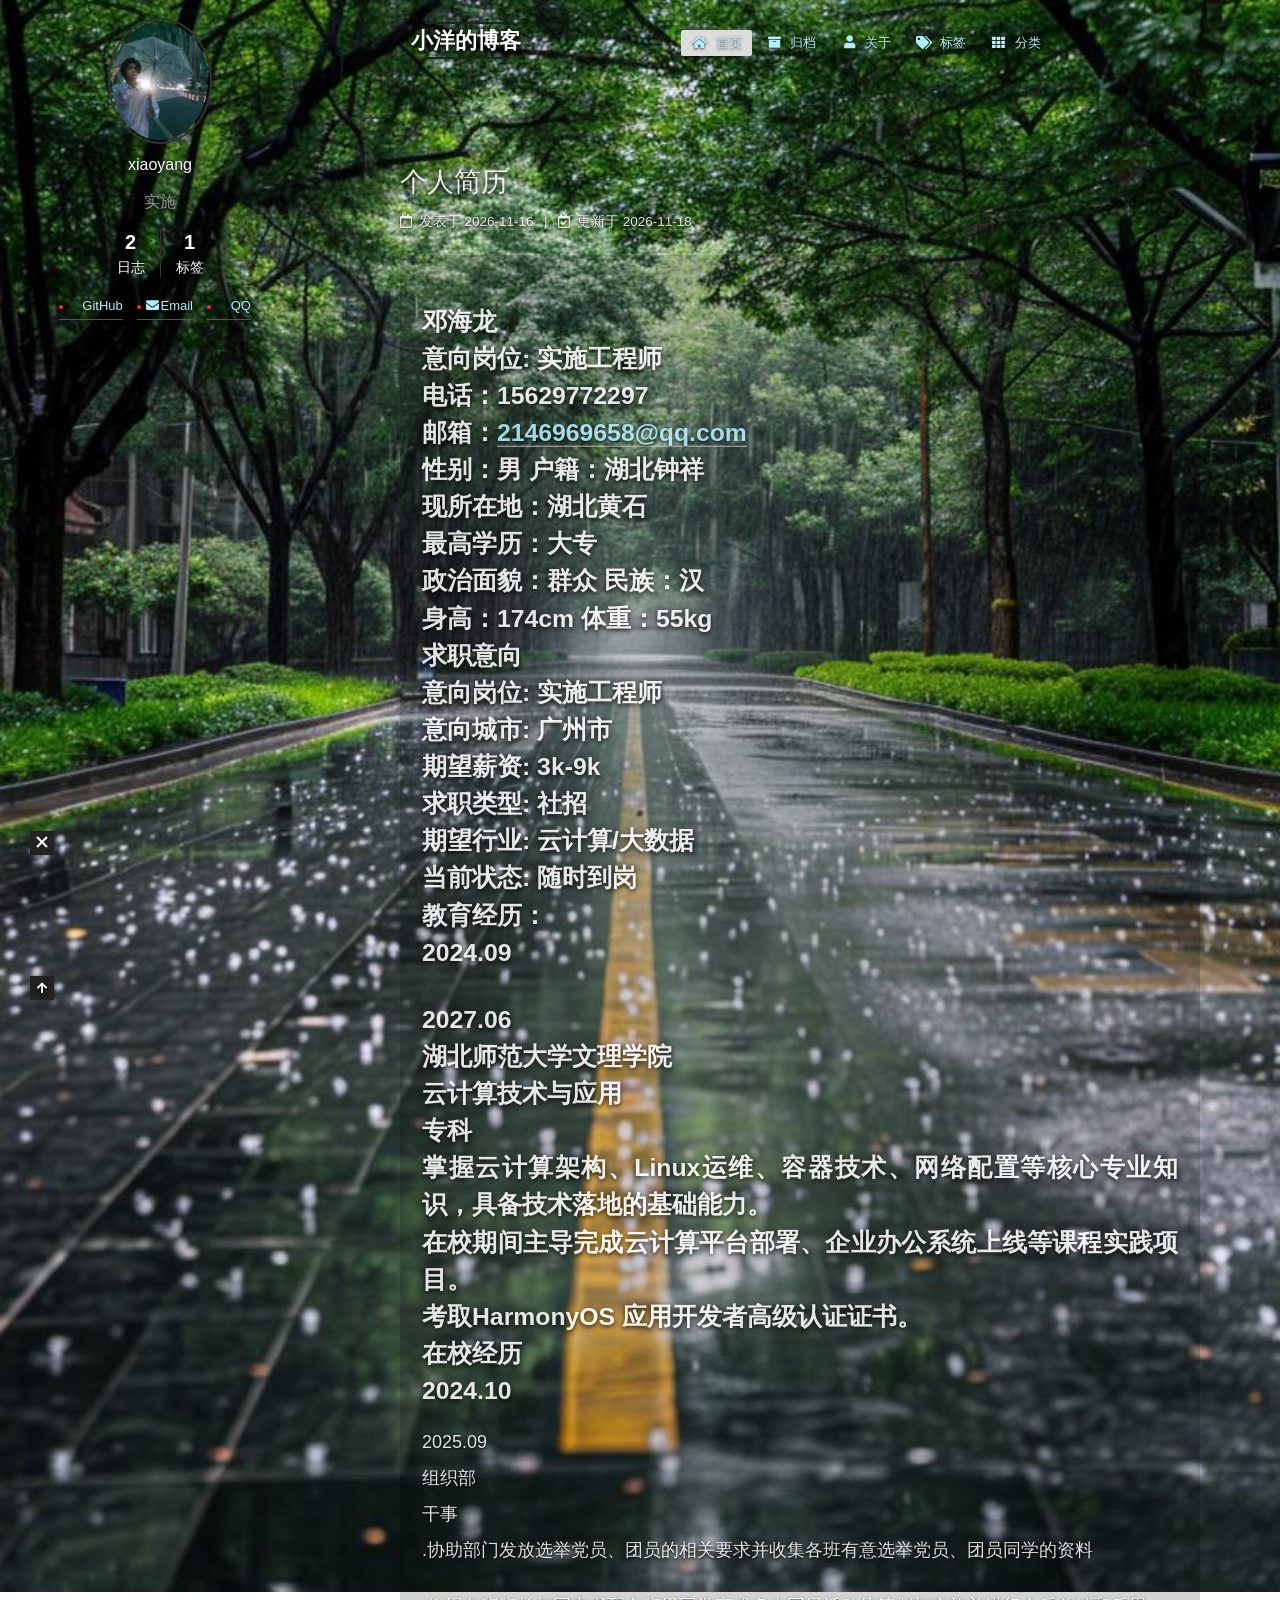
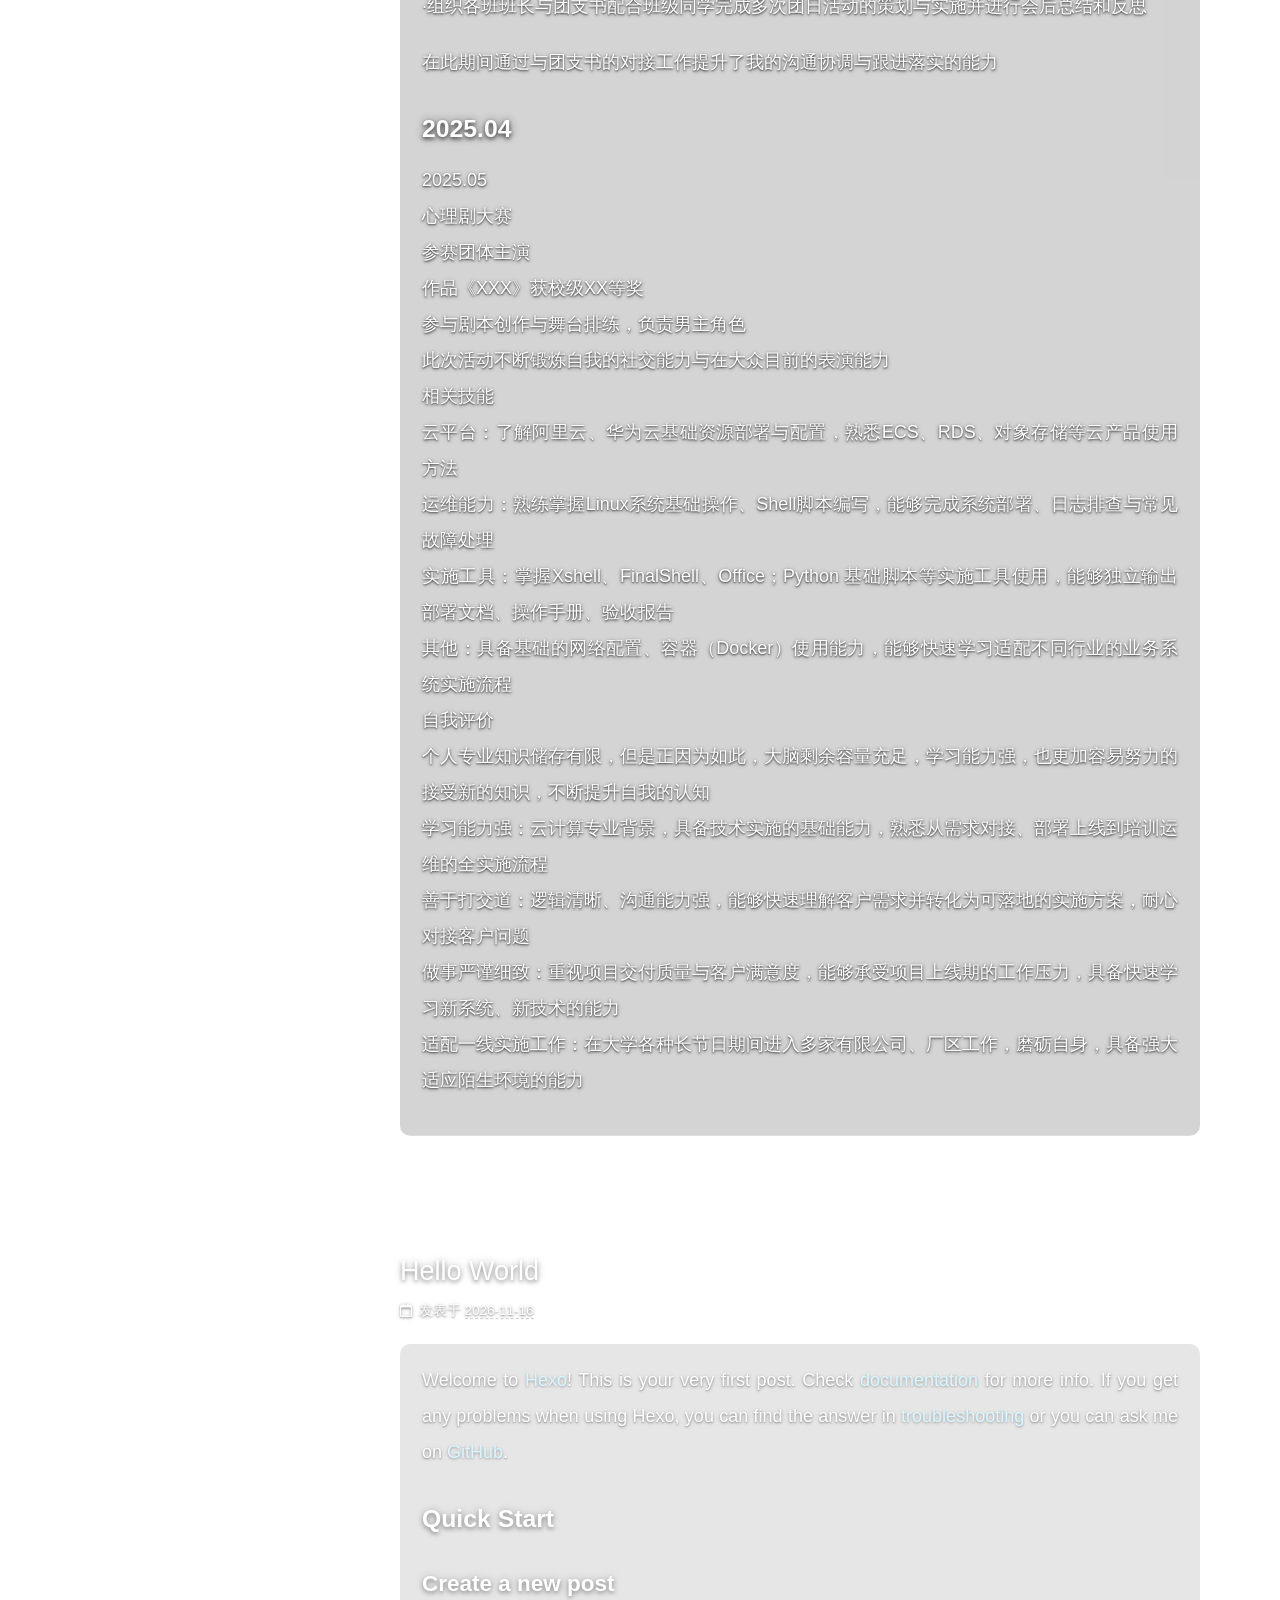
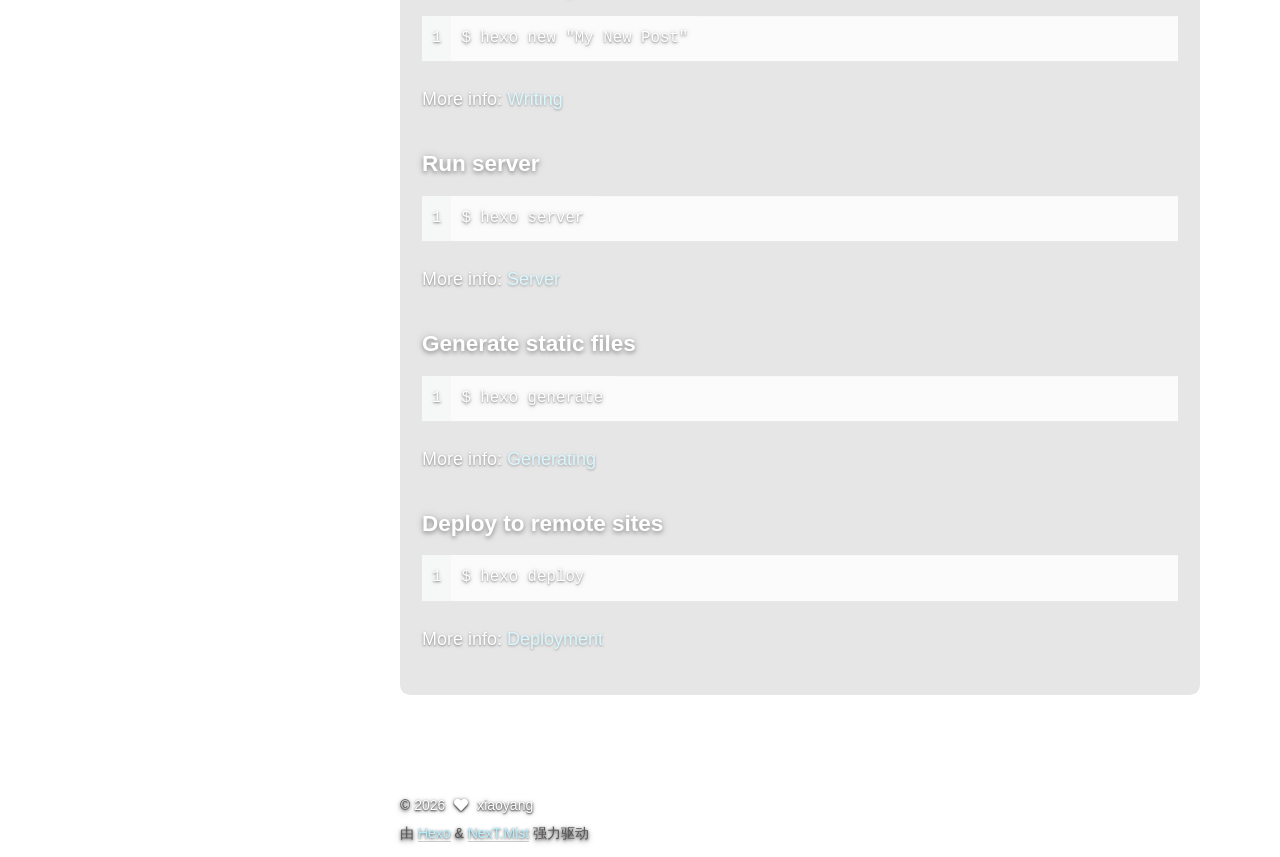
<file: index.html>
<!DOCTYPE html>
<html lang="zh-CN">
<head>
  <meta charset="UTF-8">
<meta name="viewport" content="width=device-width, initial-scale=1, maximum-scale=2">
<meta name="theme-color" content="#222">
<meta name="generator" content="Hexo 7.3.0">
  <link rel="apple-touch-icon" sizes="180x180" href="/images/apple-touch-icon-next.png">
  <link rel="icon" type="image/png" sizes="32x32" href="/images/favicon-32x32-next.png">
  <link rel="icon" type="image/png" sizes="16x16" href="/images/favicon-16x16-next.png">
  <link rel="mask-icon" href="/images/logo.svg" color="#222">

<link rel="stylesheet" href="/css/main.css">


<link rel="stylesheet" href="/lib/font-awesome/css/all.min.css">

<script id="hexo-configurations">
    var NexT = window.NexT || {};
    var CONFIG = {"hostname":"example.com","root":"/","scheme":"Mist","version":"7.8.0","exturl":false,"sidebar":{"position":"left","display":"always","padding":18,"offset":12,"onmobile":false},"copycode":{"enable":false,"show_result":false,"style":null},"back2top":{"enable":true,"sidebar":false,"scrollpercent":false},"bookmark":{"enable":false,"color":"#222","save":"auto"},"fancybox":false,"mediumzoom":false,"lazyload":false,"pangu":false,"comments":{"style":"tabs","active":null,"storage":true,"lazyload":false,"nav":null},"algolia":{"hits":{"per_page":10},"labels":{"input_placeholder":"Search for Posts","hits_empty":"We didn't find any results for the search: ${query}","hits_stats":"${hits} results found in ${time} ms"}},"localsearch":{"enable":false,"trigger":"auto","top_n_per_article":1,"unescape":false,"preload":false},"motion":{"enable":true,"async":false,"transition":{"post_block":"fadeIn","post_header":"slideDownIn","post_body":"slideDownIn","coll_header":"slideLeftIn","sidebar":"slideUpIn"}}};
  </script>

  <meta name="description" content="实施">
<meta property="og:type" content="website">
<meta property="og:title" content="小洋的博客">
<meta property="og:url" content="http://example.com/index.html">
<meta property="og:site_name" content="小洋的博客">
<meta property="og:description" content="实施">
<meta property="og:locale" content="zh_CN">
<meta property="article:author" content="xiaoyang">
<meta property="article:tag" content="云计算,k8">
<meta name="twitter:card" content="summary">

<link rel="canonical" href="http://example.com/">


<script id="page-configurations">
  // https://hexo.io/docs/variables.html
  CONFIG.page = {
    sidebar: "",
    isHome : true,
    isPost : false,
    lang   : 'zh-CN'
  };
</script>

  <title>小洋的博客</title>
  






  <noscript>
  <style>
  .use-motion .brand,
  .use-motion .menu-item,
  .sidebar-inner,
  .use-motion .post-block,
  .use-motion .pagination,
  .use-motion .comments,
  .use-motion .post-header,
  .use-motion .post-body,
  .use-motion .collection-header { opacity: initial; }

  .use-motion .site-title,
  .use-motion .site-subtitle {
    opacity: initial;
    top: initial;
  }

  .use-motion .logo-line-before i { left: initial; }
  .use-motion .logo-line-after i { right: initial; }
  </style>
</noscript>

</head>

<body itemscope itemtype="http://schema.org/WebPage">
  <div class="container use-motion">
    <div class="headband"></div>

    <header class="header" itemscope itemtype="http://schema.org/WPHeader">
      <div class="header-inner"><div class="site-brand-container">
  <div class="site-nav-toggle">
    <div class="toggle" aria-label="切换导航栏">
      <span class="toggle-line toggle-line-first"></span>
      <span class="toggle-line toggle-line-middle"></span>
      <span class="toggle-line toggle-line-last"></span>
    </div>
  </div>

  <div class="site-meta">

    <a href="/" class="brand" rel="start">
      <span class="logo-line-before"><i></i></span>
      <h1 class="site-title">小洋的博客</h1>
      <span class="logo-line-after"><i></i></span>
    </a>
      <p class="site-subtitle" itemprop="description">记录摸索博客的某一天</p>
  </div>

  <div class="site-nav-right">
    <div class="toggle popup-trigger">
    </div>
  </div>
</div>




<nav class="site-nav">
  <ul id="menu" class="main-menu menu">
        <li class="menu-item menu-item-home">

    <a href="/" rel="section"><i class="fa fa-home fa-fw"></i>首页</a>

  </li>
        <li class="menu-item menu-item-archives">

    <a href="/archives/" rel="section"><i class="fa fa-archive fa-fw"></i>归档</a>

  </li>
        <li class="menu-item menu-item-about">

    <a href="/about/" rel="section"><i class="fa fa-user fa-fw"></i>关于</a>

  </li>
        <li class="menu-item menu-item-tags">

    <a href="/tags/" rel="section"><i class="fa fa-tags fa-fw"></i>标签</a>

  </li>
        <li class="menu-item menu-item-categories">

    <a href="/categories/" rel="section"><i class="fa fa-th fa-fw"></i>分类</a>

  </li>
  </ul>
</nav>




</div>
    </header>

    
  <div class="back-to-top">
    <i class="fa fa-arrow-up"></i>
    <span>0%</span>
  </div>


    <main class="main">
      <div class="main-inner">
        <div class="content-wrap">
          

          <div class="content index posts-expand">
            
      
  
  
  <article itemscope itemtype="http://schema.org/Article" class="post-block" lang="zh-CN">
    <link itemprop="mainEntityOfPage" href="http://example.com/2026/11/16/resume/">

    <span hidden itemprop="author" itemscope itemtype="http://schema.org/Person">
      <meta itemprop="image" content="/img/avatar.jpg">
      <meta itemprop="name" content="xiaoyang">
      <meta itemprop="description" content="实施">
    </span>

    <span hidden itemprop="publisher" itemscope itemtype="http://schema.org/Organization">
      <meta itemprop="name" content="小洋的博客">
    </span>
      <header class="post-header">
        <h2 class="post-title" itemprop="name headline">
          
            <a href="/2026/11/16/resume/" class="post-title-link" itemprop="url">个人简历</a>
        </h2>

        <div class="post-meta">
            <span class="post-meta-item">
              <span class="post-meta-item-icon">
                <i class="far fa-calendar"></i>
              </span>
              <span class="post-meta-item-text">发表于</span>

              <time title="创建时间：2026-11-16 16:29:08" itemprop="dateCreated datePublished" datetime="2026-11-16T16:29:08+08:00">2026-11-16</time>
            </span>
              <span class="post-meta-item">
                <span class="post-meta-item-icon">
                  <i class="far fa-calendar-check"></i>
                </span>
                <span class="post-meta-item-text">更新于</span>
                <time title="修改时间：2026-11-18 15:33:26" itemprop="dateModified" datetime="2026-11-18T15:33:26+08:00">2026-11-18</time>
              </span>

          

        </div>
      </header>

    
    
    
    <div class="post-body" itemprop="articleBody">

      
          <h2 id="邓海龙意向岗位-实施工程师电话：15629772297邮箱：-x32-49-x34-x36-x39-54-57-x36-53-x38-64-113-x71-46-99-111-109-性别：男-户籍：湖北钟祥现所在地：湖北黄石最高学历：大专政治面貌：群众-民族：汉身高：174cm-体重：55kg求职意向意向岗位-实施工程师意向城市-广州市期望薪资-3k-9k求职类型-社招期望行业-云计算-大数据当前状态-随时到岗教育经历：2024-09"><a href="#邓海龙意向岗位-实施工程师电话：15629772297邮箱：-x32-49-x34-x36-x39-54-57-x36-53-x38-64-113-x71-46-99-111-109-性别：男-户籍：湖北钟祥现所在地：湖北黄石最高学历：大专政治面貌：群众-民族：汉身高：174cm-体重：55kg求职意向意向岗位-实施工程师意向城市-广州市期望薪资-3k-9k求职类型-社招期望行业-云计算-大数据当前状态-随时到岗教育经历：2024-09" class="headerlink" title="邓海龙意向岗位: 实施工程师电话：15629772297邮箱：&#x32;&#49;&#x34;&#x36;&#x39;&#54;&#57;&#x36;&#53;&#x38;&#64;&#113;&#x71;&#46;&#99;&#111;&#109;性别：男  户籍：湖北钟祥现所在地：湖北黄石最高学历：大专政治面貌：群众 民族：汉身高：174cm 体重：55kg求职意向意向岗位: 实施工程师意向城市: 广州市期望薪资: 3k-9k求职类型: 社招期望行业: 云计算&#x2F;大数据当前状态: 随时到岗教育经历：2024.09"></a>邓海龙<br>意向岗位: 实施工程师<br>电话：15629772297<br>邮箱：<a href="mailto:&#x32;&#49;&#x34;&#x36;&#x39;&#54;&#57;&#x36;&#53;&#x38;&#64;&#113;&#x71;&#46;&#99;&#111;&#109;">&#x32;&#49;&#x34;&#x36;&#x39;&#54;&#57;&#x36;&#53;&#x38;&#64;&#113;&#x71;&#46;&#99;&#111;&#109;</a><br>性别：男  户籍：湖北钟祥<br>现所在地：湖北黄石<br>最高学历：大专<br>政治面貌：群众 民族：汉<br>身高：174cm 体重：55kg<br>求职意向<br>意向岗位: 实施工程师<br>意向城市: 广州市<br>期望薪资: 3k-9k<br>求职类型: 社招<br>期望行业: 云计算&#x2F;大数据<br>当前状态: 随时到岗<br>教育经历：<br>2024.09</h2><h2 id="2027-06湖北师范大学文理学院云计算技术与应用专科掌握云计算架构、Linux运维、容器技术、网络配置等核心专业知识，具备技术落地的基础能力。在校期间主导完成云计算平台部署、企业办公系统上线等课程实践项目。考取HarmonyOS-应用开发者高级认证证书。在校经历2024-10"><a href="#2027-06湖北师范大学文理学院云计算技术与应用专科掌握云计算架构、Linux运维、容器技术、网络配置等核心专业知识，具备技术落地的基础能力。在校期间主导完成云计算平台部署、企业办公系统上线等课程实践项目。考取HarmonyOS-应用开发者高级认证证书。在校经历2024-10" class="headerlink" title="2027.06湖北师范大学文理学院云计算技术与应用专科掌握云计算架构、Linux运维、容器技术、网络配置等核心专业知识，具备技术落地的基础能力。在校期间主导完成云计算平台部署、企业办公系统上线等课程实践项目。考取HarmonyOS 应用开发者高级认证证书。在校经历2024.10"></a>2027.06<br>湖北师范大学文理学院<br>云计算技术与应用<br>专科<br>掌握云计算架构、Linux运维、容器技术、网络配置等核心专业知识，具备技术落地的基础能力。<br>在校期间主导完成云计算平台部署、企业办公系统上线等课程实践项目。<br>考取HarmonyOS 应用开发者高级认证证书。<br>在校经历<br>2024.10</h2><p>2025.09<br>组织部<br>干事<br>.协助部门发放选举党员、团员的相关要求并收集各班有意选举党员、团员同学的资料</p>
<p>·组织各班班长与团支书配合班级同学完成多次团日活动的策划与实施并进行会后总结和反思</p>
<p>在此期间通过与团支书的对接工作提升了我的沟通协调与跟进落实的能力</p>
<h2 id="2025-04"><a href="#2025-04" class="headerlink" title="2025.04"></a>2025.04</h2><p>2025.05<br>心理剧大赛<br>参赛团体主演<br> 作品《XXX》获校级XX等奖<br>参与剧本创作与舞台排练，负责男主角色<br>此次活动不断锻炼自我的社交能力与在大众目前的表演能力<br>相关技能<br>云平台：了解阿里云、华为云基础资源部署与配置，熟悉ECS、RDS、对象存储等云产品使用方法<br>运维能力：熟练掌握Linux系统基础操作、Shell脚本编写，能够完成系统部署、日志排查与常见故障处理<br>实施工具：掌握Xshell、FinalShell、Office；Python 基础脚本等实施工具使用，能够独立输出部署文档、操作手册、验收报告<br>其他：具备基础的网络配置、容器（Docker）使用能力，能够快速学习适配不同行业的业务系统实施流程<br>自我评价<br>个人专业知识储存有限，但是正因为如此，大脑剩余容量充足，学习能力强，也更加容易努力的接受新的知识，不断提升自我的认知<br>学习能力强：云计算专业背景，具备技术实施的基础能力，熟悉从需求对接、部署上线到培训运维的全实施流程<br>善于打交道：逻辑清晰、沟通能力强，能够快速理解客户需求并转化为可落地的实施方案，耐心对接客户问题<br>做事严谨细致：重视项目交付质量与客户满意度，能够承受项目上线期的工作压力，具备快速学习新系统、新技术的能力<br>适配一线实施工作：在大学各种长节日期间进入多家有限公司、厂区工作，磨砺自身，具备强大适应陌生环境的能力</p>

      
    </div>

    
    
    
      <footer class="post-footer">
        <div class="post-eof"></div>
      </footer>
  </article>
  
  
  

      
  
  
  <article itemscope itemtype="http://schema.org/Article" class="post-block" lang="zh-CN">
    <link itemprop="mainEntityOfPage" href="http://example.com/2026/11/16/hello-world/">

    <span hidden itemprop="author" itemscope itemtype="http://schema.org/Person">
      <meta itemprop="image" content="/img/avatar.jpg">
      <meta itemprop="name" content="xiaoyang">
      <meta itemprop="description" content="实施">
    </span>

    <span hidden itemprop="publisher" itemscope itemtype="http://schema.org/Organization">
      <meta itemprop="name" content="小洋的博客">
    </span>
      <header class="post-header">
        <h2 class="post-title" itemprop="name headline">
          
            <a href="/2026/11/16/hello-world/" class="post-title-link" itemprop="url">Hello World</a>
        </h2>

        <div class="post-meta">
            <span class="post-meta-item">
              <span class="post-meta-item-icon">
                <i class="far fa-calendar"></i>
              </span>
              <span class="post-meta-item-text">发表于</span>
              

              <time title="创建时间：2026-11-16 14:57:16 / 修改时间：14:53:29" itemprop="dateCreated datePublished" datetime="2026-11-16T14:57:16+08:00">2026-11-16</time>
            </span>

          

        </div>
      </header>

    
    
    
    <div class="post-body" itemprop="articleBody">

      
          <p>Welcome to <a target="_blank" rel="noopener" href="https://hexo.io/">Hexo</a>! This is your very first post. Check <a target="_blank" rel="noopener" href="https://hexo.io/docs/">documentation</a> for more info. If you get any problems when using Hexo, you can find the answer in <a target="_blank" rel="noopener" href="https://hexo.io/docs/troubleshooting.html">troubleshooting</a> or you can ask me on <a target="_blank" rel="noopener" href="https://github.com/hexojs/hexo/issues">GitHub</a>.</p>
<h2 id="Quick-Start"><a href="#Quick-Start" class="headerlink" title="Quick Start"></a>Quick Start</h2><h3 id="Create-a-new-post"><a href="#Create-a-new-post" class="headerlink" title="Create a new post"></a>Create a new post</h3><figure class="highlight bash"><table><tr><td class="gutter"><pre><span class="line">1</span><br></pre></td><td class="code"><pre><span class="line">$ hexo new <span class="string">&quot;My New Post&quot;</span></span><br></pre></td></tr></table></figure>

<p>More info: <a target="_blank" rel="noopener" href="https://hexo.io/docs/writing.html">Writing</a></p>
<h3 id="Run-server"><a href="#Run-server" class="headerlink" title="Run server"></a>Run server</h3><figure class="highlight bash"><table><tr><td class="gutter"><pre><span class="line">1</span><br></pre></td><td class="code"><pre><span class="line">$ hexo server</span><br></pre></td></tr></table></figure>

<p>More info: <a target="_blank" rel="noopener" href="https://hexo.io/docs/server.html">Server</a></p>
<h3 id="Generate-static-files"><a href="#Generate-static-files" class="headerlink" title="Generate static files"></a>Generate static files</h3><figure class="highlight bash"><table><tr><td class="gutter"><pre><span class="line">1</span><br></pre></td><td class="code"><pre><span class="line">$ hexo generate</span><br></pre></td></tr></table></figure>

<p>More info: <a target="_blank" rel="noopener" href="https://hexo.io/docs/generating.html">Generating</a></p>
<h3 id="Deploy-to-remote-sites"><a href="#Deploy-to-remote-sites" class="headerlink" title="Deploy to remote sites"></a>Deploy to remote sites</h3><figure class="highlight bash"><table><tr><td class="gutter"><pre><span class="line">1</span><br></pre></td><td class="code"><pre><span class="line">$ hexo deploy</span><br></pre></td></tr></table></figure>

<p>More info: <a target="_blank" rel="noopener" href="https://hexo.io/docs/one-command-deployment.html">Deployment</a></p>

      
    </div>

    
    
    
      <footer class="post-footer">
        <div class="post-eof"></div>
      </footer>
  </article>
  
  
  


  



          </div>
          

<script>
  window.addEventListener('tabs:register', () => {
    let { activeClass } = CONFIG.comments;
    if (CONFIG.comments.storage) {
      activeClass = localStorage.getItem('comments_active') || activeClass;
    }
    if (activeClass) {
      let activeTab = document.querySelector(`a[href="#comment-${activeClass}"]`);
      if (activeTab) {
        activeTab.click();
      }
    }
  });
  if (CONFIG.comments.storage) {
    window.addEventListener('tabs:click', event => {
      if (!event.target.matches('.tabs-comment .tab-content .tab-pane')) return;
      let commentClass = event.target.classList[1];
      localStorage.setItem('comments_active', commentClass);
    });
  }
</script>

        </div>
          
  
  <div class="toggle sidebar-toggle">
    <span class="toggle-line toggle-line-first"></span>
    <span class="toggle-line toggle-line-middle"></span>
    <span class="toggle-line toggle-line-last"></span>
  </div>

  <aside class="sidebar">
    <div class="sidebar-inner">

      <ul class="sidebar-nav motion-element">
        <li class="sidebar-nav-toc">
          文章目录
        </li>
        <li class="sidebar-nav-overview">
          站点概览
        </li>
      </ul>

      <!--noindex-->
      <div class="post-toc-wrap sidebar-panel">
      </div>
      <!--/noindex-->

      <div class="site-overview-wrap sidebar-panel">
        <div class="site-author motion-element" itemprop="author" itemscope itemtype="http://schema.org/Person">
    <img class="site-author-image" itemprop="image" alt="xiaoyang"
      src="/img/avatar.jpg">
  <p class="site-author-name" itemprop="name">xiaoyang</p>
  <div class="site-description" itemprop="description">实施</div>
</div>
<div class="site-state-wrap motion-element">
  <nav class="site-state">
      <div class="site-state-item site-state-posts">
          <a href="/archives/">
        
          <span class="site-state-item-count">2</span>
          <span class="site-state-item-name">日志</span>
        </a>
      </div>
      <div class="site-state-item site-state-tags">
        <span class="site-state-item-count">1</span>
        <span class="site-state-item-name">标签</span>
      </div>
  </nav>
</div>
  <div class="links-of-author motion-element">
      <span class="links-of-author-item">
        <a href="https://github.com/xiaoyang" title="GitHub → https:&#x2F;&#x2F;github.com&#x2F;xiaoyang" rel="noopener" target="_blank"><i class="fa fa-github fa-fw"></i>GitHub</a>
      </span>
      <span class="links-of-author-item">
        <a href="mailot:2146969658@qq.com" title="Email → mailot:2146969658@qq.com" rel="noopener" target="_blank"><i class="fa fa-envelope fa-fw"></i>Email</a>
      </span>
      <span class="links-of-author-item">
        <a href="tencent://message/?uin=2146969658" title="QQ → tencent:&#x2F;&#x2F;message&#x2F;?uin&#x3D;2146969658" rel="noopener" target="_blank"><i class="fa fa-qq fa-fw"></i>QQ</a>
      </span>
  </div>



      </div>

    </div>
  </aside>
  <div id="sidebar-dimmer"></div>


      </div>
    </main>

    <footer class="footer">
      <div class="footer-inner">
        

        

<div class="copyright">
  
  &copy; 
  <span itemprop="copyrightYear">2026</span>
  <span class="with-love">
    <i class="fa fa-heart"></i>
  </span>
  <span class="author" itemprop="copyrightHolder">xiaoyang</span>
</div>
  <div class="powered-by">由 <a href="https://hexo.io/" class="theme-link" rel="noopener" target="_blank">Hexo</a> & <a href="https://mist.theme-next.org/" class="theme-link" rel="noopener" target="_blank">NexT.Mist</a> 强力驱动
  </div>

        








      </div>
    </footer>
  </div>

  
  <script src="/lib/anime.min.js"></script>
  <script src="/lib/velocity/velocity.min.js"></script>
  <script src="/lib/velocity/velocity.ui.min.js"></script>

<script src="/js/utils.js"></script>

<script src="/js/motion.js"></script>


<script src="/js/schemes/muse.js"></script>


<script src="/js/next-boot.js"></script>




  















  

  

</body>
</html>
</file>
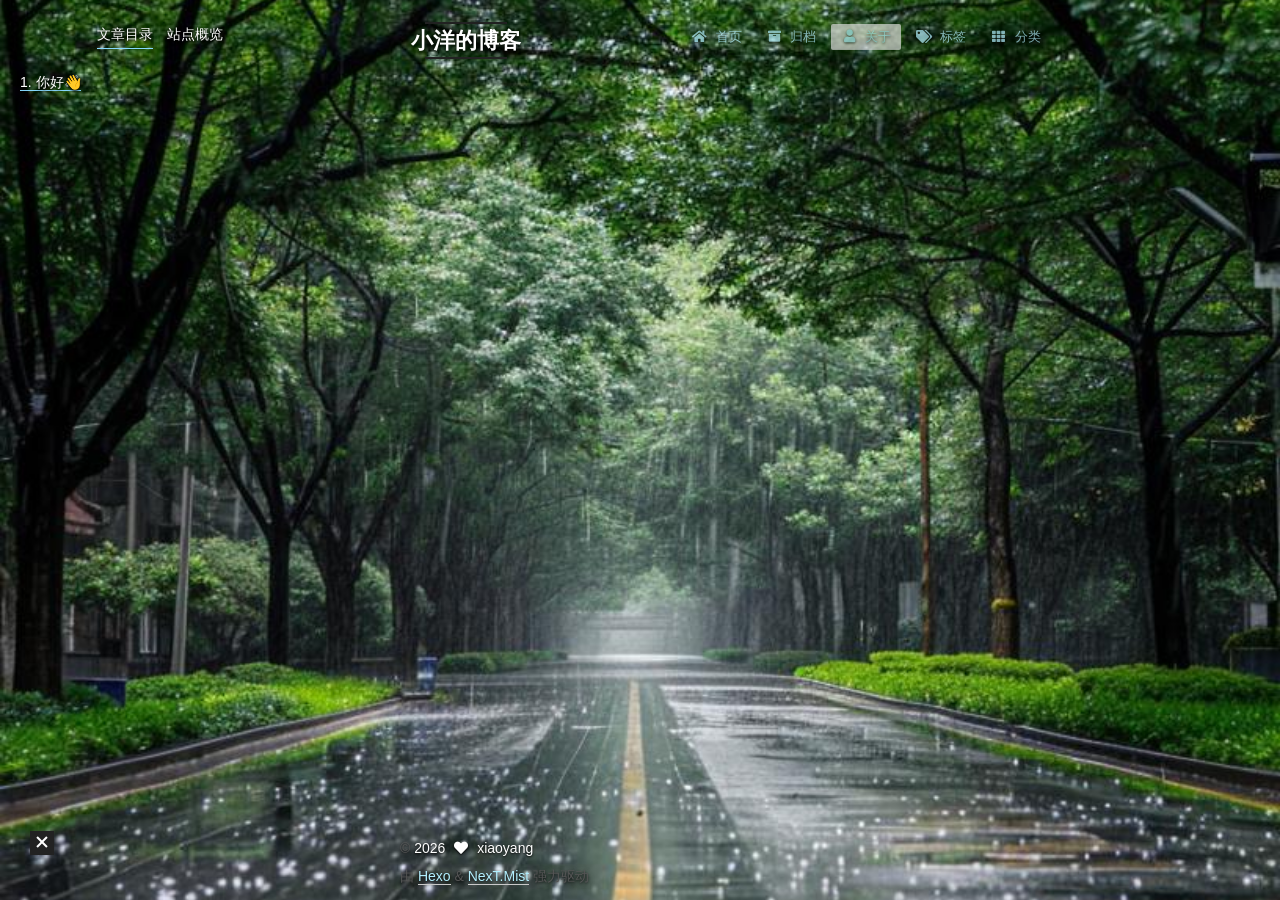
<file: about/index.html>
<!DOCTYPE html>
<html lang="zh-CN">
<head>
  <meta charset="UTF-8">
<meta name="viewport" content="width=device-width, initial-scale=1, maximum-scale=2">
<meta name="theme-color" content="#222">
<meta name="generator" content="Hexo 7.3.0">
  <link rel="apple-touch-icon" sizes="180x180" href="/images/apple-touch-icon-next.png">
  <link rel="icon" type="image/png" sizes="32x32" href="/images/favicon-32x32-next.png">
  <link rel="icon" type="image/png" sizes="16x16" href="/images/favicon-16x16-next.png">
  <link rel="mask-icon" href="/images/logo.svg" color="#222">

<link rel="stylesheet" href="/css/main.css">


<link rel="stylesheet" href="/lib/font-awesome/css/all.min.css">

<script id="hexo-configurations">
    var NexT = window.NexT || {};
    var CONFIG = {"hostname":"example.com","root":"/","scheme":"Mist","version":"7.8.0","exturl":false,"sidebar":{"position":"left","display":"always","padding":18,"offset":12,"onmobile":false},"copycode":{"enable":false,"show_result":false,"style":null},"back2top":{"enable":true,"sidebar":false,"scrollpercent":false},"bookmark":{"enable":false,"color":"#222","save":"auto"},"fancybox":false,"mediumzoom":false,"lazyload":false,"pangu":false,"comments":{"style":"tabs","active":null,"storage":true,"lazyload":false,"nav":null},"algolia":{"hits":{"per_page":10},"labels":{"input_placeholder":"Search for Posts","hits_empty":"We didn't find any results for the search: ${query}","hits_stats":"${hits} results found in ${time} ms"}},"localsearch":{"enable":false,"trigger":"auto","top_n_per_article":1,"unescape":false,"preload":false},"motion":{"enable":true,"async":false,"transition":{"post_block":"fadeIn","post_header":"slideDownIn","post_body":"slideDownIn","coll_header":"slideLeftIn","sidebar":"slideUpIn"}}};
  </script>

  <meta name="description" content="你好👋我是邓海龙，云计算技术应用专业专科在读。 专注方向：Linux 服务器、虚拟化、Docker、Kubernetes。意向岗位：实施工程师。 博客用途：记录学习过程、整理技术踩坑笔记。 🔗 GitHub：https:&#x2F;&#x2F;github.com&#x2F;xiaoyang📧 邮箱：&#x32;&#49;&#52;&#x36;&#57;&#x36;&#x39;&#x36;&#53;&#x38;&#64;">
<meta property="og:type" content="website">
<meta property="og:title" content="关于我">
<meta property="og:url" content="http://example.com/about/index.html">
<meta property="og:site_name" content="小洋的博客">
<meta property="og:description" content="你好👋我是邓海龙，云计算技术应用专业专科在读。 专注方向：Linux 服务器、虚拟化、Docker、Kubernetes。意向岗位：实施工程师。 博客用途：记录学习过程、整理技术踩坑笔记。 🔗 GitHub：https:&#x2F;&#x2F;github.com&#x2F;xiaoyang📧 邮箱：&#x32;&#49;&#52;&#x36;&#57;&#x36;&#x39;&#x36;&#53;&#x38;&#64;">
<meta property="og:locale" content="zh_CN">
<meta property="article:published_time" content="2026-11-17T06:45:52.000Z">
<meta property="article:modified_time" content="2026-11-17T08:08:19.777Z">
<meta property="article:author" content="xiaoyang">
<meta property="article:tag" content="云计算,k8">
<meta name="twitter:card" content="summary">

<link rel="canonical" href="http://example.com/about/">


<script id="page-configurations">
  // https://hexo.io/docs/variables.html
  CONFIG.page = {
    sidebar: "",
    isHome : false,
    isPost : false,
    lang   : 'zh-CN'
  };
</script>

  <title>关于我 | 小洋的博客
</title>
  






  <noscript>
  <style>
  .use-motion .brand,
  .use-motion .menu-item,
  .sidebar-inner,
  .use-motion .post-block,
  .use-motion .pagination,
  .use-motion .comments,
  .use-motion .post-header,
  .use-motion .post-body,
  .use-motion .collection-header { opacity: initial; }

  .use-motion .site-title,
  .use-motion .site-subtitle {
    opacity: initial;
    top: initial;
  }

  .use-motion .logo-line-before i { left: initial; }
  .use-motion .logo-line-after i { right: initial; }
  </style>
</noscript>

</head>

<body itemscope itemtype="http://schema.org/WebPage">
  <div class="container use-motion">
    <div class="headband"></div>

    <header class="header" itemscope itemtype="http://schema.org/WPHeader">
      <div class="header-inner"><div class="site-brand-container">
  <div class="site-nav-toggle">
    <div class="toggle" aria-label="切换导航栏">
      <span class="toggle-line toggle-line-first"></span>
      <span class="toggle-line toggle-line-middle"></span>
      <span class="toggle-line toggle-line-last"></span>
    </div>
  </div>

  <div class="site-meta">

    <a href="/" class="brand" rel="start">
      <span class="logo-line-before"><i></i></span>
      <h1 class="site-title">小洋的博客</h1>
      <span class="logo-line-after"><i></i></span>
    </a>
      <p class="site-subtitle" itemprop="description">记录摸索博客的某一天</p>
  </div>

  <div class="site-nav-right">
    <div class="toggle popup-trigger">
    </div>
  </div>
</div>




<nav class="site-nav">
  <ul id="menu" class="main-menu menu">
        <li class="menu-item menu-item-home">

    <a href="/" rel="section"><i class="fa fa-home fa-fw"></i>首页</a>

  </li>
        <li class="menu-item menu-item-archives">

    <a href="/archives/" rel="section"><i class="fa fa-archive fa-fw"></i>归档</a>

  </li>
        <li class="menu-item menu-item-about">

    <a href="/about/" rel="section"><i class="fa fa-user fa-fw"></i>关于</a>

  </li>
        <li class="menu-item menu-item-tags">

    <a href="/tags/" rel="section"><i class="fa fa-tags fa-fw"></i>标签</a>

  </li>
        <li class="menu-item menu-item-categories">

    <a href="/categories/" rel="section"><i class="fa fa-th fa-fw"></i>分类</a>

  </li>
  </ul>
</nav>




</div>
    </header>

    
  <div class="back-to-top">
    <i class="fa fa-arrow-up"></i>
    <span>0%</span>
  </div>


    <main class="main">
      <div class="main-inner">
        <div class="content-wrap">
          
  
  

          <div class="content page posts-expand">
            

    
    
    
    <div class="post-block" lang="zh-CN">
      <header class="post-header">

<h1 class="post-title" itemprop="name headline">关于我
</h1>

<div class="post-meta">
  

</div>

</header>

      
      
      
      <div class="post-body">
          <h1 id="你好👋"><a href="#你好👋" class="headerlink" title="你好👋"></a>你好👋</h1><p>我是邓海龙，云计算技术应用专业专科在读。</p>
<p>专注方向：Linux 服务器、虚拟化、Docker、Kubernetes。<br>意向岗位：实施工程师。</p>
<p>博客用途：记录学习过程、整理技术踩坑笔记。</p>
<p>🔗 GitHub：<a target="_blank" rel="noopener" href="https://github.com/xiaoyang">https://github.com/xiaoyang</a><br>📧 邮箱：<a href="mailto:&#x32;&#49;&#52;&#x36;&#57;&#x36;&#x39;&#x36;&#53;&#x38;&#64;&#113;&#113;&#x2e;&#x63;&#x6f;&#109;">&#x32;&#49;&#52;&#x36;&#57;&#x36;&#x39;&#x36;&#53;&#x38;&#64;&#113;&#113;&#x2e;&#x63;&#x6f;&#109;</a></p>
<blockquote>
<p>详细个人简历👉 <a href="/posts/%E6%88%91%E7%9A%84%E7%AC%AC%E4%B8%80%E7%AF%87%E6%96%87%E7%AB%A0/">点击查看</a></p>
</blockquote>

      </div>
      
      
      
    </div>
    

    
    
    


          </div>
          

<script>
  window.addEventListener('tabs:register', () => {
    let { activeClass } = CONFIG.comments;
    if (CONFIG.comments.storage) {
      activeClass = localStorage.getItem('comments_active') || activeClass;
    }
    if (activeClass) {
      let activeTab = document.querySelector(`a[href="#comment-${activeClass}"]`);
      if (activeTab) {
        activeTab.click();
      }
    }
  });
  if (CONFIG.comments.storage) {
    window.addEventListener('tabs:click', event => {
      if (!event.target.matches('.tabs-comment .tab-content .tab-pane')) return;
      let commentClass = event.target.classList[1];
      localStorage.setItem('comments_active', commentClass);
    });
  }
</script>

        </div>
          
  
  <div class="toggle sidebar-toggle">
    <span class="toggle-line toggle-line-first"></span>
    <span class="toggle-line toggle-line-middle"></span>
    <span class="toggle-line toggle-line-last"></span>
  </div>

  <aside class="sidebar">
    <div class="sidebar-inner">

      <ul class="sidebar-nav motion-element">
        <li class="sidebar-nav-toc">
          文章目录
        </li>
        <li class="sidebar-nav-overview">
          站点概览
        </li>
      </ul>

      <!--noindex-->
      <div class="post-toc-wrap sidebar-panel">
          <div class="post-toc motion-element"><ol class="nav"><li class="nav-item nav-level-1"><a class="nav-link" href="#%E4%BD%A0%E5%A5%BD%F0%9F%91%8B"><span class="nav-number">1.</span> <span class="nav-text">你好👋</span></a></li></ol></div>
      </div>
      <!--/noindex-->

      <div class="site-overview-wrap sidebar-panel">
        <div class="site-author motion-element" itemprop="author" itemscope itemtype="http://schema.org/Person">
    <img class="site-author-image" itemprop="image" alt="xiaoyang"
      src="/img/avatar.jpg">
  <p class="site-author-name" itemprop="name">xiaoyang</p>
  <div class="site-description" itemprop="description">实施</div>
</div>
<div class="site-state-wrap motion-element">
  <nav class="site-state">
      <div class="site-state-item site-state-posts">
          <a href="/archives/">
        
          <span class="site-state-item-count">2</span>
          <span class="site-state-item-name">日志</span>
        </a>
      </div>
      <div class="site-state-item site-state-tags">
        <span class="site-state-item-count">1</span>
        <span class="site-state-item-name">标签</span>
      </div>
  </nav>
</div>
  <div class="links-of-author motion-element">
      <span class="links-of-author-item">
        <a href="https://github.com/xiaoyang" title="GitHub → https:&#x2F;&#x2F;github.com&#x2F;xiaoyang" rel="noopener" target="_blank"><i class="fa fa-github fa-fw"></i>GitHub</a>
      </span>
      <span class="links-of-author-item">
        <a href="mailot:2146969658@qq.com" title="Email → mailot:2146969658@qq.com" rel="noopener" target="_blank"><i class="fa fa-envelope fa-fw"></i>Email</a>
      </span>
      <span class="links-of-author-item">
        <a href="tencent://message/?uin=2146969658" title="QQ → tencent:&#x2F;&#x2F;message&#x2F;?uin&#x3D;2146969658" rel="noopener" target="_blank"><i class="fa fa-qq fa-fw"></i>QQ</a>
      </span>
  </div>



      </div>

    </div>
  </aside>
  <div id="sidebar-dimmer"></div>


      </div>
    </main>

    <footer class="footer">
      <div class="footer-inner">
        

        

<div class="copyright">
  
  &copy; 
  <span itemprop="copyrightYear">2026</span>
  <span class="with-love">
    <i class="fa fa-heart"></i>
  </span>
  <span class="author" itemprop="copyrightHolder">xiaoyang</span>
</div>
  <div class="powered-by">由 <a href="https://hexo.io/" class="theme-link" rel="noopener" target="_blank">Hexo</a> & <a href="https://mist.theme-next.org/" class="theme-link" rel="noopener" target="_blank">NexT.Mist</a> 强力驱动
  </div>

        








      </div>
    </footer>
  </div>

  
  <script src="/lib/anime.min.js"></script>
  <script src="/lib/velocity/velocity.min.js"></script>
  <script src="/lib/velocity/velocity.ui.min.js"></script>

<script src="/js/utils.js"></script>

<script src="/js/motion.js"></script>


<script src="/js/schemes/muse.js"></script>


<script src="/js/next-boot.js"></script>




  















  

  

</body>
</html>
</file>
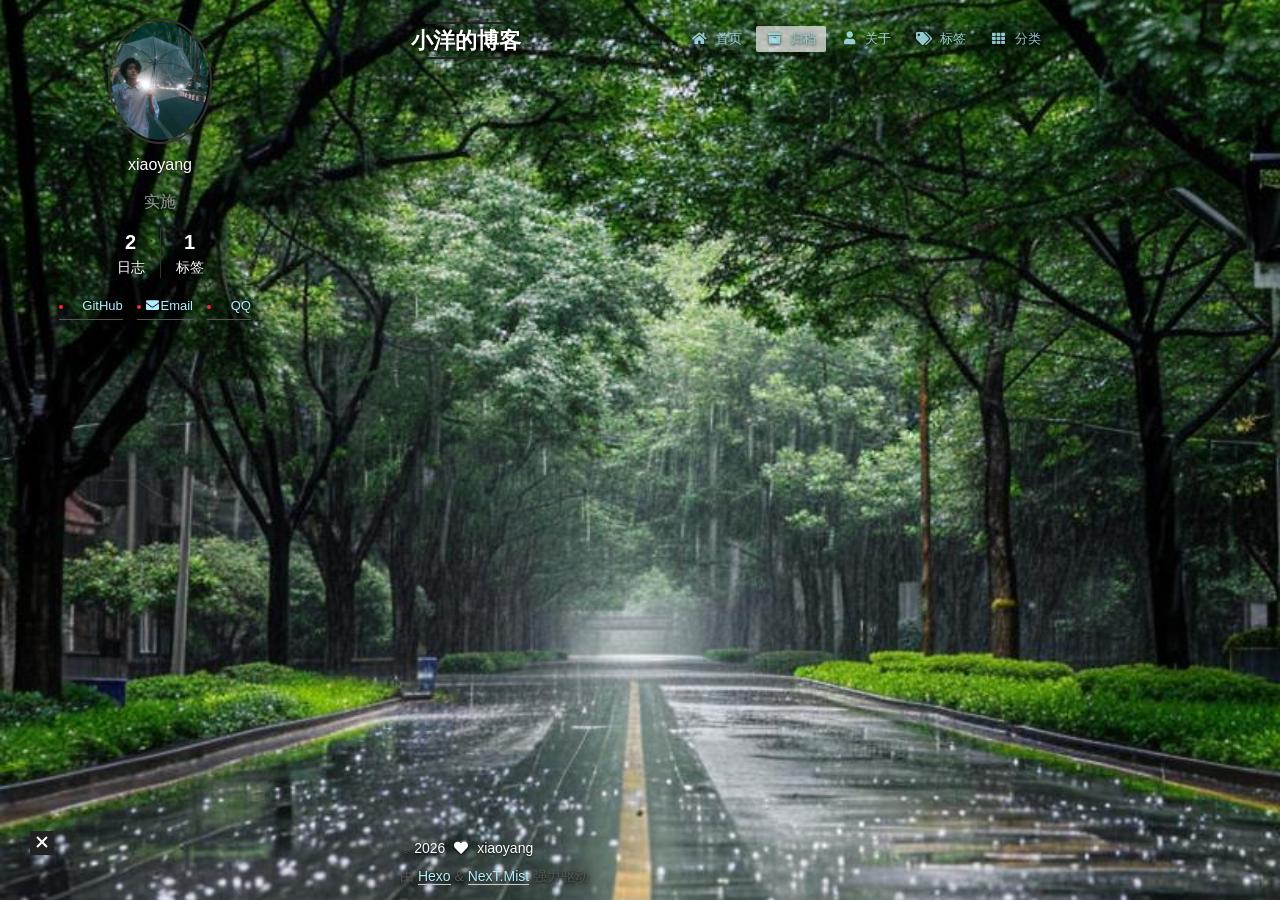
<file: archives/index.html>
<!DOCTYPE html>
<html lang="zh-CN">
<head>
  <meta charset="UTF-8">
<meta name="viewport" content="width=device-width, initial-scale=1, maximum-scale=2">
<meta name="theme-color" content="#222">
<meta name="generator" content="Hexo 7.3.0">
  <link rel="apple-touch-icon" sizes="180x180" href="/images/apple-touch-icon-next.png">
  <link rel="icon" type="image/png" sizes="32x32" href="/images/favicon-32x32-next.png">
  <link rel="icon" type="image/png" sizes="16x16" href="/images/favicon-16x16-next.png">
  <link rel="mask-icon" href="/images/logo.svg" color="#222">

<link rel="stylesheet" href="/css/main.css">


<link rel="stylesheet" href="/lib/font-awesome/css/all.min.css">

<script id="hexo-configurations">
    var NexT = window.NexT || {};
    var CONFIG = {"hostname":"example.com","root":"/","scheme":"Mist","version":"7.8.0","exturl":false,"sidebar":{"position":"left","display":"always","padding":18,"offset":12,"onmobile":false},"copycode":{"enable":false,"show_result":false,"style":null},"back2top":{"enable":true,"sidebar":false,"scrollpercent":false},"bookmark":{"enable":false,"color":"#222","save":"auto"},"fancybox":false,"mediumzoom":false,"lazyload":false,"pangu":false,"comments":{"style":"tabs","active":null,"storage":true,"lazyload":false,"nav":null},"algolia":{"hits":{"per_page":10},"labels":{"input_placeholder":"Search for Posts","hits_empty":"We didn't find any results for the search: ${query}","hits_stats":"${hits} results found in ${time} ms"}},"localsearch":{"enable":false,"trigger":"auto","top_n_per_article":1,"unescape":false,"preload":false},"motion":{"enable":true,"async":false,"transition":{"post_block":"fadeIn","post_header":"slideDownIn","post_body":"slideDownIn","coll_header":"slideLeftIn","sidebar":"slideUpIn"}}};
  </script>

  <meta name="description" content="实施">
<meta property="og:type" content="website">
<meta property="og:title" content="小洋的博客">
<meta property="og:url" content="http://example.com/archives/index.html">
<meta property="og:site_name" content="小洋的博客">
<meta property="og:description" content="实施">
<meta property="og:locale" content="zh_CN">
<meta property="article:author" content="xiaoyang">
<meta property="article:tag" content="云计算,k8">
<meta name="twitter:card" content="summary">

<link rel="canonical" href="http://example.com/archives/">


<script id="page-configurations">
  // https://hexo.io/docs/variables.html
  CONFIG.page = {
    sidebar: "",
    isHome : false,
    isPost : false,
    lang   : 'zh-CN'
  };
</script>

  <title>归档 | 小洋的博客</title>
  






  <noscript>
  <style>
  .use-motion .brand,
  .use-motion .menu-item,
  .sidebar-inner,
  .use-motion .post-block,
  .use-motion .pagination,
  .use-motion .comments,
  .use-motion .post-header,
  .use-motion .post-body,
  .use-motion .collection-header { opacity: initial; }

  .use-motion .site-title,
  .use-motion .site-subtitle {
    opacity: initial;
    top: initial;
  }

  .use-motion .logo-line-before i { left: initial; }
  .use-motion .logo-line-after i { right: initial; }
  </style>
</noscript>

</head>

<body itemscope itemtype="http://schema.org/WebPage">
  <div class="container use-motion">
    <div class="headband"></div>

    <header class="header" itemscope itemtype="http://schema.org/WPHeader">
      <div class="header-inner"><div class="site-brand-container">
  <div class="site-nav-toggle">
    <div class="toggle" aria-label="切换导航栏">
      <span class="toggle-line toggle-line-first"></span>
      <span class="toggle-line toggle-line-middle"></span>
      <span class="toggle-line toggle-line-last"></span>
    </div>
  </div>

  <div class="site-meta">

    <a href="/" class="brand" rel="start">
      <span class="logo-line-before"><i></i></span>
      <h1 class="site-title">小洋的博客</h1>
      <span class="logo-line-after"><i></i></span>
    </a>
      <p class="site-subtitle" itemprop="description">记录摸索博客的某一天</p>
  </div>

  <div class="site-nav-right">
    <div class="toggle popup-trigger">
    </div>
  </div>
</div>




<nav class="site-nav">
  <ul id="menu" class="main-menu menu">
        <li class="menu-item menu-item-home">

    <a href="/" rel="section"><i class="fa fa-home fa-fw"></i>首页</a>

  </li>
        <li class="menu-item menu-item-archives">

    <a href="/archives/" rel="section"><i class="fa fa-archive fa-fw"></i>归档</a>

  </li>
        <li class="menu-item menu-item-about">

    <a href="/about/" rel="section"><i class="fa fa-user fa-fw"></i>关于</a>

  </li>
        <li class="menu-item menu-item-tags">

    <a href="/tags/" rel="section"><i class="fa fa-tags fa-fw"></i>标签</a>

  </li>
        <li class="menu-item menu-item-categories">

    <a href="/categories/" rel="section"><i class="fa fa-th fa-fw"></i>分类</a>

  </li>
  </ul>
</nav>




</div>
    </header>

    
  <div class="back-to-top">
    <i class="fa fa-arrow-up"></i>
    <span>0%</span>
  </div>


    <main class="main">
      <div class="main-inner">
        <div class="content-wrap">
          

          <div class="content archive">
            

  
  
  
  <div class="post-block">
    <div class="posts-collapse">
      <div class="collection-title">
        <span class="collection-header">嗯..! 目前共计 2 篇日志。 继续努力。</span>
      </div>

      
    <div class="collection-year">
      <span class="collection-header">2026</span>
    </div>

  <article itemscope itemtype="http://schema.org/Article">
    <header class="post-header">

      <div class="post-meta">
        <time itemprop="dateCreated"
              datetime="2026-11-16T16:29:08+08:00"
              content="2026-11-16">
          11-16
        </time>
      </div>

      <div class="post-title">
          <a class="post-title-link" href="/2026/11/16/resume/" itemprop="url">
            <span itemprop="name">个人简历</span>
          </a>
      </div>

    </header>
  </article>

  <article itemscope itemtype="http://schema.org/Article">
    <header class="post-header">

      <div class="post-meta">
        <time itemprop="dateCreated"
              datetime="2026-11-16T14:57:16+08:00"
              content="2026-11-16">
          11-16
        </time>
      </div>

      <div class="post-title">
          <a class="post-title-link" href="/2026/11/16/hello-world/" itemprop="url">
            <span itemprop="name">Hello World</span>
          </a>
      </div>

    </header>
  </article>


    </div>
  </div>
  
  
  

  



          </div>
          

<script>
  window.addEventListener('tabs:register', () => {
    let { activeClass } = CONFIG.comments;
    if (CONFIG.comments.storage) {
      activeClass = localStorage.getItem('comments_active') || activeClass;
    }
    if (activeClass) {
      let activeTab = document.querySelector(`a[href="#comment-${activeClass}"]`);
      if (activeTab) {
        activeTab.click();
      }
    }
  });
  if (CONFIG.comments.storage) {
    window.addEventListener('tabs:click', event => {
      if (!event.target.matches('.tabs-comment .tab-content .tab-pane')) return;
      let commentClass = event.target.classList[1];
      localStorage.setItem('comments_active', commentClass);
    });
  }
</script>

        </div>
          
  
  <div class="toggle sidebar-toggle">
    <span class="toggle-line toggle-line-first"></span>
    <span class="toggle-line toggle-line-middle"></span>
    <span class="toggle-line toggle-line-last"></span>
  </div>

  <aside class="sidebar">
    <div class="sidebar-inner">

      <ul class="sidebar-nav motion-element">
        <li class="sidebar-nav-toc">
          文章目录
        </li>
        <li class="sidebar-nav-overview">
          站点概览
        </li>
      </ul>

      <!--noindex-->
      <div class="post-toc-wrap sidebar-panel">
      </div>
      <!--/noindex-->

      <div class="site-overview-wrap sidebar-panel">
        <div class="site-author motion-element" itemprop="author" itemscope itemtype="http://schema.org/Person">
    <img class="site-author-image" itemprop="image" alt="xiaoyang"
      src="/img/avatar.jpg">
  <p class="site-author-name" itemprop="name">xiaoyang</p>
  <div class="site-description" itemprop="description">实施</div>
</div>
<div class="site-state-wrap motion-element">
  <nav class="site-state">
      <div class="site-state-item site-state-posts">
          <a href="/archives/">
        
          <span class="site-state-item-count">2</span>
          <span class="site-state-item-name">日志</span>
        </a>
      </div>
      <div class="site-state-item site-state-tags">
        <span class="site-state-item-count">1</span>
        <span class="site-state-item-name">标签</span>
      </div>
  </nav>
</div>
  <div class="links-of-author motion-element">
      <span class="links-of-author-item">
        <a href="https://github.com/xiaoyang" title="GitHub → https:&#x2F;&#x2F;github.com&#x2F;xiaoyang" rel="noopener" target="_blank"><i class="fa fa-github fa-fw"></i>GitHub</a>
      </span>
      <span class="links-of-author-item">
        <a href="mailot:2146969658@qq.com" title="Email → mailot:2146969658@qq.com" rel="noopener" target="_blank"><i class="fa fa-envelope fa-fw"></i>Email</a>
      </span>
      <span class="links-of-author-item">
        <a href="tencent://message/?uin=2146969658" title="QQ → tencent:&#x2F;&#x2F;message&#x2F;?uin&#x3D;2146969658" rel="noopener" target="_blank"><i class="fa fa-qq fa-fw"></i>QQ</a>
      </span>
  </div>



      </div>

    </div>
  </aside>
  <div id="sidebar-dimmer"></div>


      </div>
    </main>

    <footer class="footer">
      <div class="footer-inner">
        

        

<div class="copyright">
  
  &copy; 
  <span itemprop="copyrightYear">2026</span>
  <span class="with-love">
    <i class="fa fa-heart"></i>
  </span>
  <span class="author" itemprop="copyrightHolder">xiaoyang</span>
</div>
  <div class="powered-by">由 <a href="https://hexo.io/" class="theme-link" rel="noopener" target="_blank">Hexo</a> & <a href="https://mist.theme-next.org/" class="theme-link" rel="noopener" target="_blank">NexT.Mist</a> 强力驱动
  </div>

        








      </div>
    </footer>
  </div>

  
  <script src="/lib/anime.min.js"></script>
  <script src="/lib/velocity/velocity.min.js"></script>
  <script src="/lib/velocity/velocity.ui.min.js"></script>

<script src="/js/utils.js"></script>

<script src="/js/motion.js"></script>


<script src="/js/schemes/muse.js"></script>


<script src="/js/next-boot.js"></script>




  















  

  

</body>
</html>
</file>
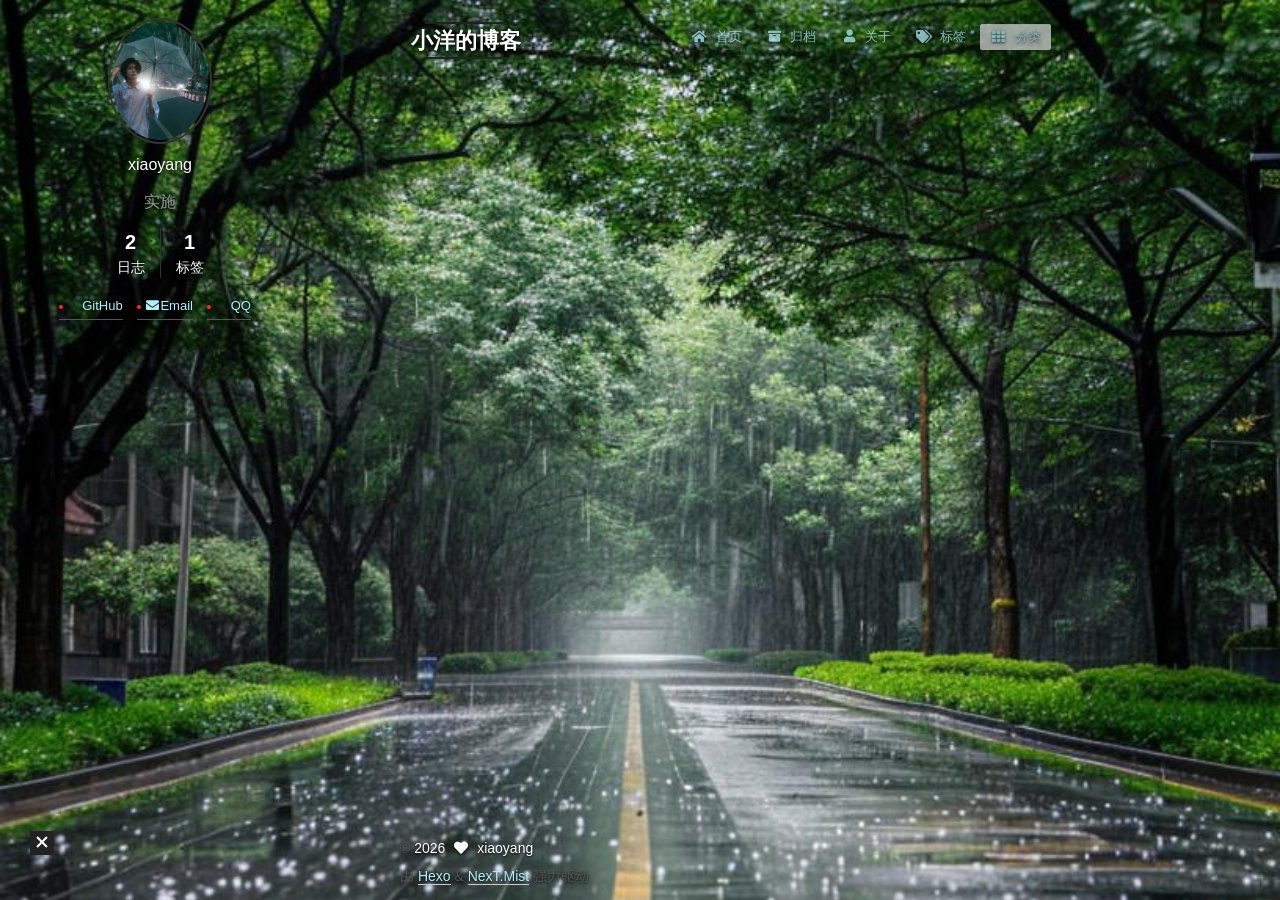
<file: categories/index.html>
<!DOCTYPE html>
<html lang="zh-CN">
<head>
  <meta charset="UTF-8">
<meta name="viewport" content="width=device-width, initial-scale=1, maximum-scale=2">
<meta name="theme-color" content="#222">
<meta name="generator" content="Hexo 7.3.0">
  <link rel="apple-touch-icon" sizes="180x180" href="/images/apple-touch-icon-next.png">
  <link rel="icon" type="image/png" sizes="32x32" href="/images/favicon-32x32-next.png">
  <link rel="icon" type="image/png" sizes="16x16" href="/images/favicon-16x16-next.png">
  <link rel="mask-icon" href="/images/logo.svg" color="#222">

<link rel="stylesheet" href="/css/main.css">


<link rel="stylesheet" href="/lib/font-awesome/css/all.min.css">

<script id="hexo-configurations">
    var NexT = window.NexT || {};
    var CONFIG = {"hostname":"example.com","root":"/","scheme":"Mist","version":"7.8.0","exturl":false,"sidebar":{"position":"left","display":"always","padding":18,"offset":12,"onmobile":false},"copycode":{"enable":false,"show_result":false,"style":null},"back2top":{"enable":true,"sidebar":false,"scrollpercent":false},"bookmark":{"enable":false,"color":"#222","save":"auto"},"fancybox":false,"mediumzoom":false,"lazyload":false,"pangu":false,"comments":{"style":"tabs","active":null,"storage":true,"lazyload":false,"nav":null},"algolia":{"hits":{"per_page":10},"labels":{"input_placeholder":"Search for Posts","hits_empty":"We didn't find any results for the search: ${query}","hits_stats":"${hits} results found in ${time} ms"}},"localsearch":{"enable":false,"trigger":"auto","top_n_per_article":1,"unescape":false,"preload":false},"motion":{"enable":true,"async":false,"transition":{"post_block":"fadeIn","post_header":"slideDownIn","post_body":"slideDownIn","coll_header":"slideLeftIn","sidebar":"slideUpIn"}}};
  </script>

  <meta name="description" content="sjsjj">
<meta property="og:type" content="website">
<meta property="og:title" content="categories">
<meta property="og:url" content="http://example.com/categories/index.html">
<meta property="og:site_name" content="小洋的博客">
<meta property="og:description" content="sjsjj">
<meta property="og:locale" content="zh_CN">
<meta property="article:published_time" content="2026-11-17T06:45:54.000Z">
<meta property="article:modified_time" content="2026-11-18T07:28:14.074Z">
<meta property="article:author" content="xiaoyang">
<meta property="article:tag" content="云计算,k8">
<meta name="twitter:card" content="summary">

<link rel="canonical" href="http://example.com/categories/">


<script id="page-configurations">
  // https://hexo.io/docs/variables.html
  CONFIG.page = {
    sidebar: "",
    isHome : false,
    isPost : false,
    lang   : 'zh-CN'
  };
</script>

  <title>categories | 小洋的博客
</title>
  






  <noscript>
  <style>
  .use-motion .brand,
  .use-motion .menu-item,
  .sidebar-inner,
  .use-motion .post-block,
  .use-motion .pagination,
  .use-motion .comments,
  .use-motion .post-header,
  .use-motion .post-body,
  .use-motion .collection-header { opacity: initial; }

  .use-motion .site-title,
  .use-motion .site-subtitle {
    opacity: initial;
    top: initial;
  }

  .use-motion .logo-line-before i { left: initial; }
  .use-motion .logo-line-after i { right: initial; }
  </style>
</noscript>

</head>

<body itemscope itemtype="http://schema.org/WebPage">
  <div class="container use-motion">
    <div class="headband"></div>

    <header class="header" itemscope itemtype="http://schema.org/WPHeader">
      <div class="header-inner"><div class="site-brand-container">
  <div class="site-nav-toggle">
    <div class="toggle" aria-label="切换导航栏">
      <span class="toggle-line toggle-line-first"></span>
      <span class="toggle-line toggle-line-middle"></span>
      <span class="toggle-line toggle-line-last"></span>
    </div>
  </div>

  <div class="site-meta">

    <a href="/" class="brand" rel="start">
      <span class="logo-line-before"><i></i></span>
      <h1 class="site-title">小洋的博客</h1>
      <span class="logo-line-after"><i></i></span>
    </a>
      <p class="site-subtitle" itemprop="description">记录摸索博客的某一天</p>
  </div>

  <div class="site-nav-right">
    <div class="toggle popup-trigger">
    </div>
  </div>
</div>




<nav class="site-nav">
  <ul id="menu" class="main-menu menu">
        <li class="menu-item menu-item-home">

    <a href="/" rel="section"><i class="fa fa-home fa-fw"></i>首页</a>

  </li>
        <li class="menu-item menu-item-archives">

    <a href="/archives/" rel="section"><i class="fa fa-archive fa-fw"></i>归档</a>

  </li>
        <li class="menu-item menu-item-about">

    <a href="/about/" rel="section"><i class="fa fa-user fa-fw"></i>关于</a>

  </li>
        <li class="menu-item menu-item-tags">

    <a href="/tags/" rel="section"><i class="fa fa-tags fa-fw"></i>标签</a>

  </li>
        <li class="menu-item menu-item-categories">

    <a href="/categories/" rel="section"><i class="fa fa-th fa-fw"></i>分类</a>

  </li>
  </ul>
</nav>




</div>
    </header>

    
  <div class="back-to-top">
    <i class="fa fa-arrow-up"></i>
    <span>0%</span>
  </div>


    <main class="main">
      <div class="main-inner">
        <div class="content-wrap">
          
  
  

          <div class="content page posts-expand">
            

    
    
    
    <div class="post-block" lang="zh-CN">
      <header class="post-header">

<h1 class="post-title" itemprop="name headline">categories
</h1>

<div class="post-meta">
  

</div>

</header>

      
      
      
      <div class="post-body">
          <p>sjsjj</p>

      </div>
      
      
      
    </div>
    

    
    
    


          </div>
          

<script>
  window.addEventListener('tabs:register', () => {
    let { activeClass } = CONFIG.comments;
    if (CONFIG.comments.storage) {
      activeClass = localStorage.getItem('comments_active') || activeClass;
    }
    if (activeClass) {
      let activeTab = document.querySelector(`a[href="#comment-${activeClass}"]`);
      if (activeTab) {
        activeTab.click();
      }
    }
  });
  if (CONFIG.comments.storage) {
    window.addEventListener('tabs:click', event => {
      if (!event.target.matches('.tabs-comment .tab-content .tab-pane')) return;
      let commentClass = event.target.classList[1];
      localStorage.setItem('comments_active', commentClass);
    });
  }
</script>

        </div>
          
  
  <div class="toggle sidebar-toggle">
    <span class="toggle-line toggle-line-first"></span>
    <span class="toggle-line toggle-line-middle"></span>
    <span class="toggle-line toggle-line-last"></span>
  </div>

  <aside class="sidebar">
    <div class="sidebar-inner">

      <ul class="sidebar-nav motion-element">
        <li class="sidebar-nav-toc">
          文章目录
        </li>
        <li class="sidebar-nav-overview">
          站点概览
        </li>
      </ul>

      <!--noindex-->
      <div class="post-toc-wrap sidebar-panel">
      </div>
      <!--/noindex-->

      <div class="site-overview-wrap sidebar-panel">
        <div class="site-author motion-element" itemprop="author" itemscope itemtype="http://schema.org/Person">
    <img class="site-author-image" itemprop="image" alt="xiaoyang"
      src="/img/avatar.jpg">
  <p class="site-author-name" itemprop="name">xiaoyang</p>
  <div class="site-description" itemprop="description">实施</div>
</div>
<div class="site-state-wrap motion-element">
  <nav class="site-state">
      <div class="site-state-item site-state-posts">
          <a href="/archives/">
        
          <span class="site-state-item-count">2</span>
          <span class="site-state-item-name">日志</span>
        </a>
      </div>
      <div class="site-state-item site-state-tags">
        <span class="site-state-item-count">1</span>
        <span class="site-state-item-name">标签</span>
      </div>
  </nav>
</div>
  <div class="links-of-author motion-element">
      <span class="links-of-author-item">
        <a href="https://github.com/xiaoyang" title="GitHub → https:&#x2F;&#x2F;github.com&#x2F;xiaoyang" rel="noopener" target="_blank"><i class="fa fa-github fa-fw"></i>GitHub</a>
      </span>
      <span class="links-of-author-item">
        <a href="mailot:2146969658@qq.com" title="Email → mailot:2146969658@qq.com" rel="noopener" target="_blank"><i class="fa fa-envelope fa-fw"></i>Email</a>
      </span>
      <span class="links-of-author-item">
        <a href="tencent://message/?uin=2146969658" title="QQ → tencent:&#x2F;&#x2F;message&#x2F;?uin&#x3D;2146969658" rel="noopener" target="_blank"><i class="fa fa-qq fa-fw"></i>QQ</a>
      </span>
  </div>



      </div>

    </div>
  </aside>
  <div id="sidebar-dimmer"></div>


      </div>
    </main>

    <footer class="footer">
      <div class="footer-inner">
        

        

<div class="copyright">
  
  &copy; 
  <span itemprop="copyrightYear">2026</span>
  <span class="with-love">
    <i class="fa fa-heart"></i>
  </span>
  <span class="author" itemprop="copyrightHolder">xiaoyang</span>
</div>
  <div class="powered-by">由 <a href="https://hexo.io/" class="theme-link" rel="noopener" target="_blank">Hexo</a> & <a href="https://mist.theme-next.org/" class="theme-link" rel="noopener" target="_blank">NexT.Mist</a> 强力驱动
  </div>

        








      </div>
    </footer>
  </div>

  
  <script src="/lib/anime.min.js"></script>
  <script src="/lib/velocity/velocity.min.js"></script>
  <script src="/lib/velocity/velocity.ui.min.js"></script>

<script src="/js/utils.js"></script>

<script src="/js/motion.js"></script>


<script src="/js/schemes/muse.js"></script>


<script src="/js/next-boot.js"></script>




  















  

  

</body>
</html>
</file>
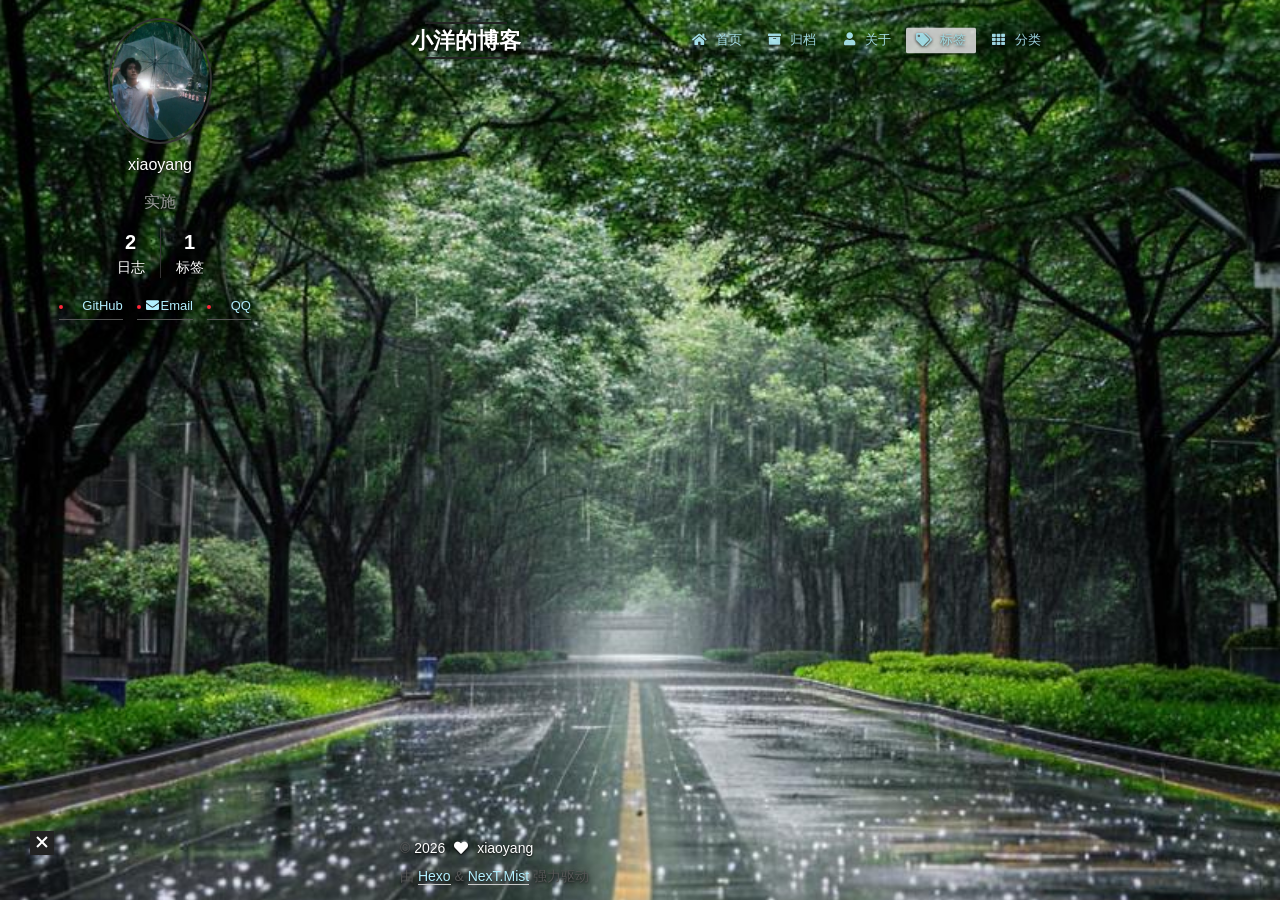
<file: tags/index.html>
<!DOCTYPE html>
<html lang="zh-CN">
<head>
  <meta charset="UTF-8">
<meta name="viewport" content="width=device-width, initial-scale=1, maximum-scale=2">
<meta name="theme-color" content="#222">
<meta name="generator" content="Hexo 7.3.0">
  <link rel="apple-touch-icon" sizes="180x180" href="/images/apple-touch-icon-next.png">
  <link rel="icon" type="image/png" sizes="32x32" href="/images/favicon-32x32-next.png">
  <link rel="icon" type="image/png" sizes="16x16" href="/images/favicon-16x16-next.png">
  <link rel="mask-icon" href="/images/logo.svg" color="#222">

<link rel="stylesheet" href="/css/main.css">


<link rel="stylesheet" href="/lib/font-awesome/css/all.min.css">

<script id="hexo-configurations">
    var NexT = window.NexT || {};
    var CONFIG = {"hostname":"example.com","root":"/","scheme":"Mist","version":"7.8.0","exturl":false,"sidebar":{"position":"left","display":"always","padding":18,"offset":12,"onmobile":false},"copycode":{"enable":false,"show_result":false,"style":null},"back2top":{"enable":true,"sidebar":false,"scrollpercent":false},"bookmark":{"enable":false,"color":"#222","save":"auto"},"fancybox":false,"mediumzoom":false,"lazyload":false,"pangu":false,"comments":{"style":"tabs","active":null,"storage":true,"lazyload":false,"nav":null},"algolia":{"hits":{"per_page":10},"labels":{"input_placeholder":"Search for Posts","hits_empty":"We didn't find any results for the search: ${query}","hits_stats":"${hits} results found in ${time} ms"}},"localsearch":{"enable":false,"trigger":"auto","top_n_per_article":1,"unescape":false,"preload":false},"motion":{"enable":true,"async":false,"transition":{"post_block":"fadeIn","post_header":"slideDownIn","post_body":"slideDownIn","coll_header":"slideLeftIn","sidebar":"slideUpIn"}}};
  </script>

  <meta name="description" content="ssjkas">
<meta property="og:type" content="website">
<meta property="og:title" content="tags">
<meta property="og:url" content="http://example.com/tags/index.html">
<meta property="og:site_name" content="小洋的博客">
<meta property="og:description" content="ssjkas">
<meta property="og:locale" content="zh_CN">
<meta property="article:published_time" content="2026-11-17T06:45:53.000Z">
<meta property="article:modified_time" content="2026-11-18T07:28:28.154Z">
<meta property="article:author" content="xiaoyang">
<meta property="article:tag" content="云计算,k8">
<meta name="twitter:card" content="summary">

<link rel="canonical" href="http://example.com/tags/">


<script id="page-configurations">
  // https://hexo.io/docs/variables.html
  CONFIG.page = {
    sidebar: "",
    isHome : false,
    isPost : false,
    lang   : 'zh-CN'
  };
</script>

  <title>tags | 小洋的博客
</title>
  






  <noscript>
  <style>
  .use-motion .brand,
  .use-motion .menu-item,
  .sidebar-inner,
  .use-motion .post-block,
  .use-motion .pagination,
  .use-motion .comments,
  .use-motion .post-header,
  .use-motion .post-body,
  .use-motion .collection-header { opacity: initial; }

  .use-motion .site-title,
  .use-motion .site-subtitle {
    opacity: initial;
    top: initial;
  }

  .use-motion .logo-line-before i { left: initial; }
  .use-motion .logo-line-after i { right: initial; }
  </style>
</noscript>

</head>

<body itemscope itemtype="http://schema.org/WebPage">
  <div class="container use-motion">
    <div class="headband"></div>

    <header class="header" itemscope itemtype="http://schema.org/WPHeader">
      <div class="header-inner"><div class="site-brand-container">
  <div class="site-nav-toggle">
    <div class="toggle" aria-label="切换导航栏">
      <span class="toggle-line toggle-line-first"></span>
      <span class="toggle-line toggle-line-middle"></span>
      <span class="toggle-line toggle-line-last"></span>
    </div>
  </div>

  <div class="site-meta">

    <a href="/" class="brand" rel="start">
      <span class="logo-line-before"><i></i></span>
      <h1 class="site-title">小洋的博客</h1>
      <span class="logo-line-after"><i></i></span>
    </a>
      <p class="site-subtitle" itemprop="description">记录摸索博客的某一天</p>
  </div>

  <div class="site-nav-right">
    <div class="toggle popup-trigger">
    </div>
  </div>
</div>




<nav class="site-nav">
  <ul id="menu" class="main-menu menu">
        <li class="menu-item menu-item-home">

    <a href="/" rel="section"><i class="fa fa-home fa-fw"></i>首页</a>

  </li>
        <li class="menu-item menu-item-archives">

    <a href="/archives/" rel="section"><i class="fa fa-archive fa-fw"></i>归档</a>

  </li>
        <li class="menu-item menu-item-about">

    <a href="/about/" rel="section"><i class="fa fa-user fa-fw"></i>关于</a>

  </li>
        <li class="menu-item menu-item-tags">

    <a href="/tags/" rel="section"><i class="fa fa-tags fa-fw"></i>标签</a>

  </li>
        <li class="menu-item menu-item-categories">

    <a href="/categories/" rel="section"><i class="fa fa-th fa-fw"></i>分类</a>

  </li>
  </ul>
</nav>




</div>
    </header>

    
  <div class="back-to-top">
    <i class="fa fa-arrow-up"></i>
    <span>0%</span>
  </div>


    <main class="main">
      <div class="main-inner">
        <div class="content-wrap">
          
  
  

          <div class="content page posts-expand">
            

    
    
    
    <div class="post-block" lang="zh-CN">
      <header class="post-header">

<h1 class="post-title" itemprop="name headline">tags
</h1>

<div class="post-meta">
  

</div>

</header>

      
      
      
      <div class="post-body">
          <p>ssjkas</p>

      </div>
      
      
      
    </div>
    

    
    
    


          </div>
          

<script>
  window.addEventListener('tabs:register', () => {
    let { activeClass } = CONFIG.comments;
    if (CONFIG.comments.storage) {
      activeClass = localStorage.getItem('comments_active') || activeClass;
    }
    if (activeClass) {
      let activeTab = document.querySelector(`a[href="#comment-${activeClass}"]`);
      if (activeTab) {
        activeTab.click();
      }
    }
  });
  if (CONFIG.comments.storage) {
    window.addEventListener('tabs:click', event => {
      if (!event.target.matches('.tabs-comment .tab-content .tab-pane')) return;
      let commentClass = event.target.classList[1];
      localStorage.setItem('comments_active', commentClass);
    });
  }
</script>

        </div>
          
  
  <div class="toggle sidebar-toggle">
    <span class="toggle-line toggle-line-first"></span>
    <span class="toggle-line toggle-line-middle"></span>
    <span class="toggle-line toggle-line-last"></span>
  </div>

  <aside class="sidebar">
    <div class="sidebar-inner">

      <ul class="sidebar-nav motion-element">
        <li class="sidebar-nav-toc">
          文章目录
        </li>
        <li class="sidebar-nav-overview">
          站点概览
        </li>
      </ul>

      <!--noindex-->
      <div class="post-toc-wrap sidebar-panel">
      </div>
      <!--/noindex-->

      <div class="site-overview-wrap sidebar-panel">
        <div class="site-author motion-element" itemprop="author" itemscope itemtype="http://schema.org/Person">
    <img class="site-author-image" itemprop="image" alt="xiaoyang"
      src="/img/avatar.jpg">
  <p class="site-author-name" itemprop="name">xiaoyang</p>
  <div class="site-description" itemprop="description">实施</div>
</div>
<div class="site-state-wrap motion-element">
  <nav class="site-state">
      <div class="site-state-item site-state-posts">
          <a href="/archives/">
        
          <span class="site-state-item-count">2</span>
          <span class="site-state-item-name">日志</span>
        </a>
      </div>
      <div class="site-state-item site-state-tags">
        <span class="site-state-item-count">1</span>
        <span class="site-state-item-name">标签</span>
      </div>
  </nav>
</div>
  <div class="links-of-author motion-element">
      <span class="links-of-author-item">
        <a href="https://github.com/xiaoyang" title="GitHub → https:&#x2F;&#x2F;github.com&#x2F;xiaoyang" rel="noopener" target="_blank"><i class="fa fa-github fa-fw"></i>GitHub</a>
      </span>
      <span class="links-of-author-item">
        <a href="mailot:2146969658@qq.com" title="Email → mailot:2146969658@qq.com" rel="noopener" target="_blank"><i class="fa fa-envelope fa-fw"></i>Email</a>
      </span>
      <span class="links-of-author-item">
        <a href="tencent://message/?uin=2146969658" title="QQ → tencent:&#x2F;&#x2F;message&#x2F;?uin&#x3D;2146969658" rel="noopener" target="_blank"><i class="fa fa-qq fa-fw"></i>QQ</a>
      </span>
  </div>



      </div>

    </div>
  </aside>
  <div id="sidebar-dimmer"></div>


      </div>
    </main>

    <footer class="footer">
      <div class="footer-inner">
        

        

<div class="copyright">
  
  &copy; 
  <span itemprop="copyrightYear">2026</span>
  <span class="with-love">
    <i class="fa fa-heart"></i>
  </span>
  <span class="author" itemprop="copyrightHolder">xiaoyang</span>
</div>
  <div class="powered-by">由 <a href="https://hexo.io/" class="theme-link" rel="noopener" target="_blank">Hexo</a> & <a href="https://mist.theme-next.org/" class="theme-link" rel="noopener" target="_blank">NexT.Mist</a> 强力驱动
  </div>

        








      </div>
    </footer>
  </div>

  
  <script src="/lib/anime.min.js"></script>
  <script src="/lib/velocity/velocity.min.js"></script>
  <script src="/lib/velocity/velocity.ui.min.js"></script>

<script src="/js/utils.js"></script>

<script src="/js/motion.js"></script>


<script src="/js/schemes/muse.js"></script>


<script src="/js/next-boot.js"></script>




  















  

  

</body>
</html>
</file>
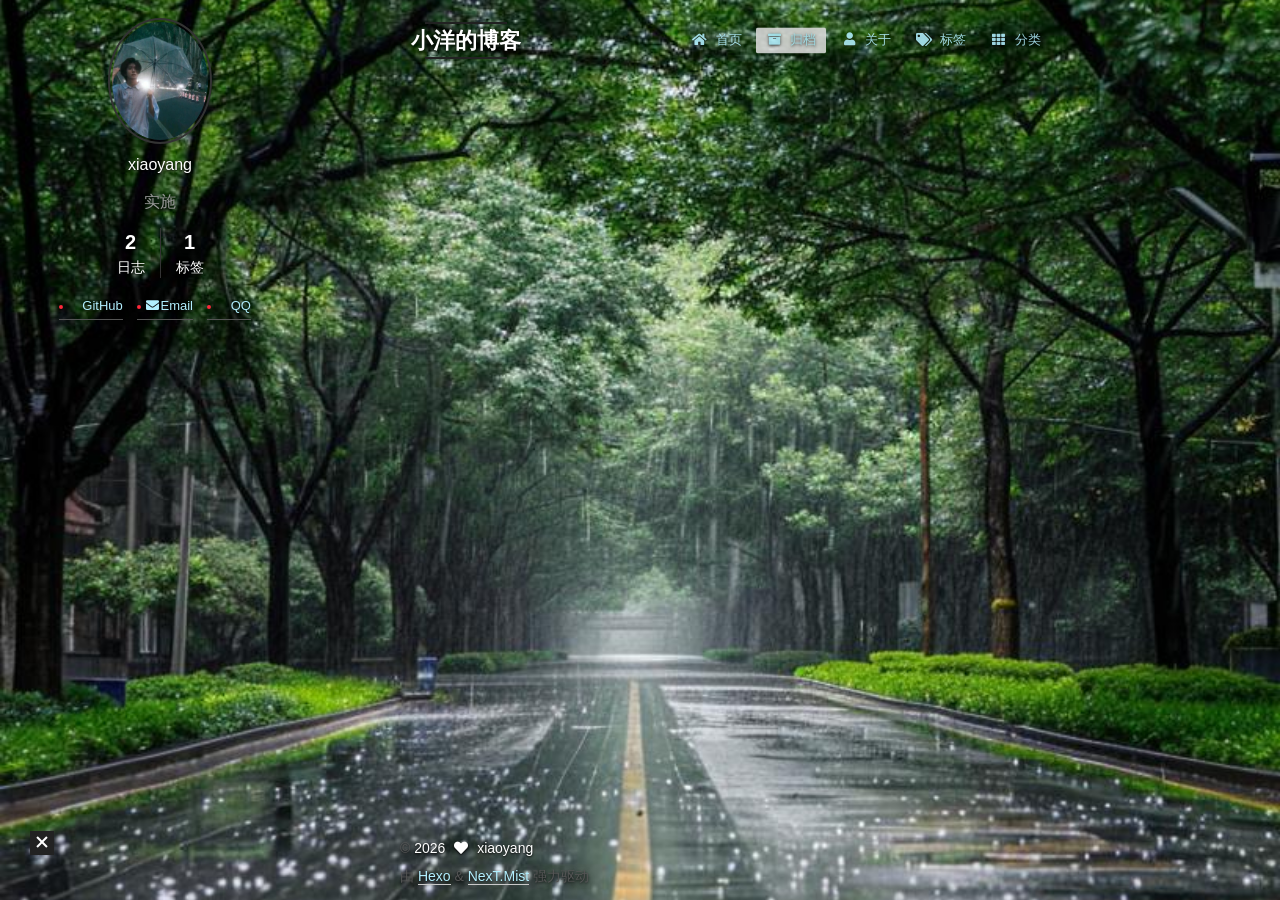
<file: archives/2026/index.html>
<!DOCTYPE html>
<html lang="zh-CN">
<head>
  <meta charset="UTF-8">
<meta name="viewport" content="width=device-width, initial-scale=1, maximum-scale=2">
<meta name="theme-color" content="#222">
<meta name="generator" content="Hexo 7.3.0">
  <link rel="apple-touch-icon" sizes="180x180" href="/images/apple-touch-icon-next.png">
  <link rel="icon" type="image/png" sizes="32x32" href="/images/favicon-32x32-next.png">
  <link rel="icon" type="image/png" sizes="16x16" href="/images/favicon-16x16-next.png">
  <link rel="mask-icon" href="/images/logo.svg" color="#222">

<link rel="stylesheet" href="/css/main.css">


<link rel="stylesheet" href="/lib/font-awesome/css/all.min.css">

<script id="hexo-configurations">
    var NexT = window.NexT || {};
    var CONFIG = {"hostname":"example.com","root":"/","scheme":"Mist","version":"7.8.0","exturl":false,"sidebar":{"position":"left","display":"always","padding":18,"offset":12,"onmobile":false},"copycode":{"enable":false,"show_result":false,"style":null},"back2top":{"enable":true,"sidebar":false,"scrollpercent":false},"bookmark":{"enable":false,"color":"#222","save":"auto"},"fancybox":false,"mediumzoom":false,"lazyload":false,"pangu":false,"comments":{"style":"tabs","active":null,"storage":true,"lazyload":false,"nav":null},"algolia":{"hits":{"per_page":10},"labels":{"input_placeholder":"Search for Posts","hits_empty":"We didn't find any results for the search: ${query}","hits_stats":"${hits} results found in ${time} ms"}},"localsearch":{"enable":false,"trigger":"auto","top_n_per_article":1,"unescape":false,"preload":false},"motion":{"enable":true,"async":false,"transition":{"post_block":"fadeIn","post_header":"slideDownIn","post_body":"slideDownIn","coll_header":"slideLeftIn","sidebar":"slideUpIn"}}};
  </script>

  <meta name="description" content="实施">
<meta property="og:type" content="website">
<meta property="og:title" content="小洋的博客">
<meta property="og:url" content="http://example.com/archives/2026/index.html">
<meta property="og:site_name" content="小洋的博客">
<meta property="og:description" content="实施">
<meta property="og:locale" content="zh_CN">
<meta property="article:author" content="xiaoyang">
<meta property="article:tag" content="云计算,k8">
<meta name="twitter:card" content="summary">

<link rel="canonical" href="http://example.com/archives/2026/">


<script id="page-configurations">
  // https://hexo.io/docs/variables.html
  CONFIG.page = {
    sidebar: "",
    isHome : false,
    isPost : false,
    lang   : 'zh-CN'
  };
</script>

  <title>归档 | 小洋的博客</title>
  






  <noscript>
  <style>
  .use-motion .brand,
  .use-motion .menu-item,
  .sidebar-inner,
  .use-motion .post-block,
  .use-motion .pagination,
  .use-motion .comments,
  .use-motion .post-header,
  .use-motion .post-body,
  .use-motion .collection-header { opacity: initial; }

  .use-motion .site-title,
  .use-motion .site-subtitle {
    opacity: initial;
    top: initial;
  }

  .use-motion .logo-line-before i { left: initial; }
  .use-motion .logo-line-after i { right: initial; }
  </style>
</noscript>

</head>

<body itemscope itemtype="http://schema.org/WebPage">
  <div class="container use-motion">
    <div class="headband"></div>

    <header class="header" itemscope itemtype="http://schema.org/WPHeader">
      <div class="header-inner"><div class="site-brand-container">
  <div class="site-nav-toggle">
    <div class="toggle" aria-label="切换导航栏">
      <span class="toggle-line toggle-line-first"></span>
      <span class="toggle-line toggle-line-middle"></span>
      <span class="toggle-line toggle-line-last"></span>
    </div>
  </div>

  <div class="site-meta">

    <a href="/" class="brand" rel="start">
      <span class="logo-line-before"><i></i></span>
      <h1 class="site-title">小洋的博客</h1>
      <span class="logo-line-after"><i></i></span>
    </a>
      <p class="site-subtitle" itemprop="description">记录摸索博客的某一天</p>
  </div>

  <div class="site-nav-right">
    <div class="toggle popup-trigger">
    </div>
  </div>
</div>




<nav class="site-nav">
  <ul id="menu" class="main-menu menu">
        <li class="menu-item menu-item-home">

    <a href="/" rel="section"><i class="fa fa-home fa-fw"></i>首页</a>

  </li>
        <li class="menu-item menu-item-archives">

    <a href="/archives/" rel="section"><i class="fa fa-archive fa-fw"></i>归档</a>

  </li>
        <li class="menu-item menu-item-about">

    <a href="/about/" rel="section"><i class="fa fa-user fa-fw"></i>关于</a>

  </li>
        <li class="menu-item menu-item-tags">

    <a href="/tags/" rel="section"><i class="fa fa-tags fa-fw"></i>标签</a>

  </li>
        <li class="menu-item menu-item-categories">

    <a href="/categories/" rel="section"><i class="fa fa-th fa-fw"></i>分类</a>

  </li>
  </ul>
</nav>




</div>
    </header>

    
  <div class="back-to-top">
    <i class="fa fa-arrow-up"></i>
    <span>0%</span>
  </div>


    <main class="main">
      <div class="main-inner">
        <div class="content-wrap">
          

          <div class="content archive">
            

  
  
  
  <div class="post-block">
    <div class="posts-collapse">
      <div class="collection-title">
        <span class="collection-header">嗯..! 目前共计 2 篇日志。 继续努力。</span>
      </div>

      
    <div class="collection-year">
      <span class="collection-header">2026</span>
    </div>

  <article itemscope itemtype="http://schema.org/Article">
    <header class="post-header">

      <div class="post-meta">
        <time itemprop="dateCreated"
              datetime="2026-11-16T16:29:08+08:00"
              content="2026-11-16">
          11-16
        </time>
      </div>

      <div class="post-title">
          <a class="post-title-link" href="/2026/11/16/resume/" itemprop="url">
            <span itemprop="name">个人简历</span>
          </a>
      </div>

    </header>
  </article>

  <article itemscope itemtype="http://schema.org/Article">
    <header class="post-header">

      <div class="post-meta">
        <time itemprop="dateCreated"
              datetime="2026-11-16T14:57:16+08:00"
              content="2026-11-16">
          11-16
        </time>
      </div>

      <div class="post-title">
          <a class="post-title-link" href="/2026/11/16/hello-world/" itemprop="url">
            <span itemprop="name">Hello World</span>
          </a>
      </div>

    </header>
  </article>


    </div>
  </div>
  
  
  

  



          </div>
          

<script>
  window.addEventListener('tabs:register', () => {
    let { activeClass } = CONFIG.comments;
    if (CONFIG.comments.storage) {
      activeClass = localStorage.getItem('comments_active') || activeClass;
    }
    if (activeClass) {
      let activeTab = document.querySelector(`a[href="#comment-${activeClass}"]`);
      if (activeTab) {
        activeTab.click();
      }
    }
  });
  if (CONFIG.comments.storage) {
    window.addEventListener('tabs:click', event => {
      if (!event.target.matches('.tabs-comment .tab-content .tab-pane')) return;
      let commentClass = event.target.classList[1];
      localStorage.setItem('comments_active', commentClass);
    });
  }
</script>

        </div>
          
  
  <div class="toggle sidebar-toggle">
    <span class="toggle-line toggle-line-first"></span>
    <span class="toggle-line toggle-line-middle"></span>
    <span class="toggle-line toggle-line-last"></span>
  </div>

  <aside class="sidebar">
    <div class="sidebar-inner">

      <ul class="sidebar-nav motion-element">
        <li class="sidebar-nav-toc">
          文章目录
        </li>
        <li class="sidebar-nav-overview">
          站点概览
        </li>
      </ul>

      <!--noindex-->
      <div class="post-toc-wrap sidebar-panel">
      </div>
      <!--/noindex-->

      <div class="site-overview-wrap sidebar-panel">
        <div class="site-author motion-element" itemprop="author" itemscope itemtype="http://schema.org/Person">
    <img class="site-author-image" itemprop="image" alt="xiaoyang"
      src="/img/avatar.jpg">
  <p class="site-author-name" itemprop="name">xiaoyang</p>
  <div class="site-description" itemprop="description">实施</div>
</div>
<div class="site-state-wrap motion-element">
  <nav class="site-state">
      <div class="site-state-item site-state-posts">
          <a href="/archives/">
        
          <span class="site-state-item-count">2</span>
          <span class="site-state-item-name">日志</span>
        </a>
      </div>
      <div class="site-state-item site-state-tags">
        <span class="site-state-item-count">1</span>
        <span class="site-state-item-name">标签</span>
      </div>
  </nav>
</div>
  <div class="links-of-author motion-element">
      <span class="links-of-author-item">
        <a href="https://github.com/xiaoyang" title="GitHub → https:&#x2F;&#x2F;github.com&#x2F;xiaoyang" rel="noopener" target="_blank"><i class="fa fa-github fa-fw"></i>GitHub</a>
      </span>
      <span class="links-of-author-item">
        <a href="mailot:2146969658@qq.com" title="Email → mailot:2146969658@qq.com" rel="noopener" target="_blank"><i class="fa fa-envelope fa-fw"></i>Email</a>
      </span>
      <span class="links-of-author-item">
        <a href="tencent://message/?uin=2146969658" title="QQ → tencent:&#x2F;&#x2F;message&#x2F;?uin&#x3D;2146969658" rel="noopener" target="_blank"><i class="fa fa-qq fa-fw"></i>QQ</a>
      </span>
  </div>



      </div>

    </div>
  </aside>
  <div id="sidebar-dimmer"></div>


      </div>
    </main>

    <footer class="footer">
      <div class="footer-inner">
        

        

<div class="copyright">
  
  &copy; 
  <span itemprop="copyrightYear">2026</span>
  <span class="with-love">
    <i class="fa fa-heart"></i>
  </span>
  <span class="author" itemprop="copyrightHolder">xiaoyang</span>
</div>
  <div class="powered-by">由 <a href="https://hexo.io/" class="theme-link" rel="noopener" target="_blank">Hexo</a> & <a href="https://mist.theme-next.org/" class="theme-link" rel="noopener" target="_blank">NexT.Mist</a> 强力驱动
  </div>

        








      </div>
    </footer>
  </div>

  
  <script src="/lib/anime.min.js"></script>
  <script src="/lib/velocity/velocity.min.js"></script>
  <script src="/lib/velocity/velocity.ui.min.js"></script>

<script src="/js/utils.js"></script>

<script src="/js/motion.js"></script>


<script src="/js/schemes/muse.js"></script>


<script src="/js/next-boot.js"></script>




  















  

  

</body>
</html>
</file>
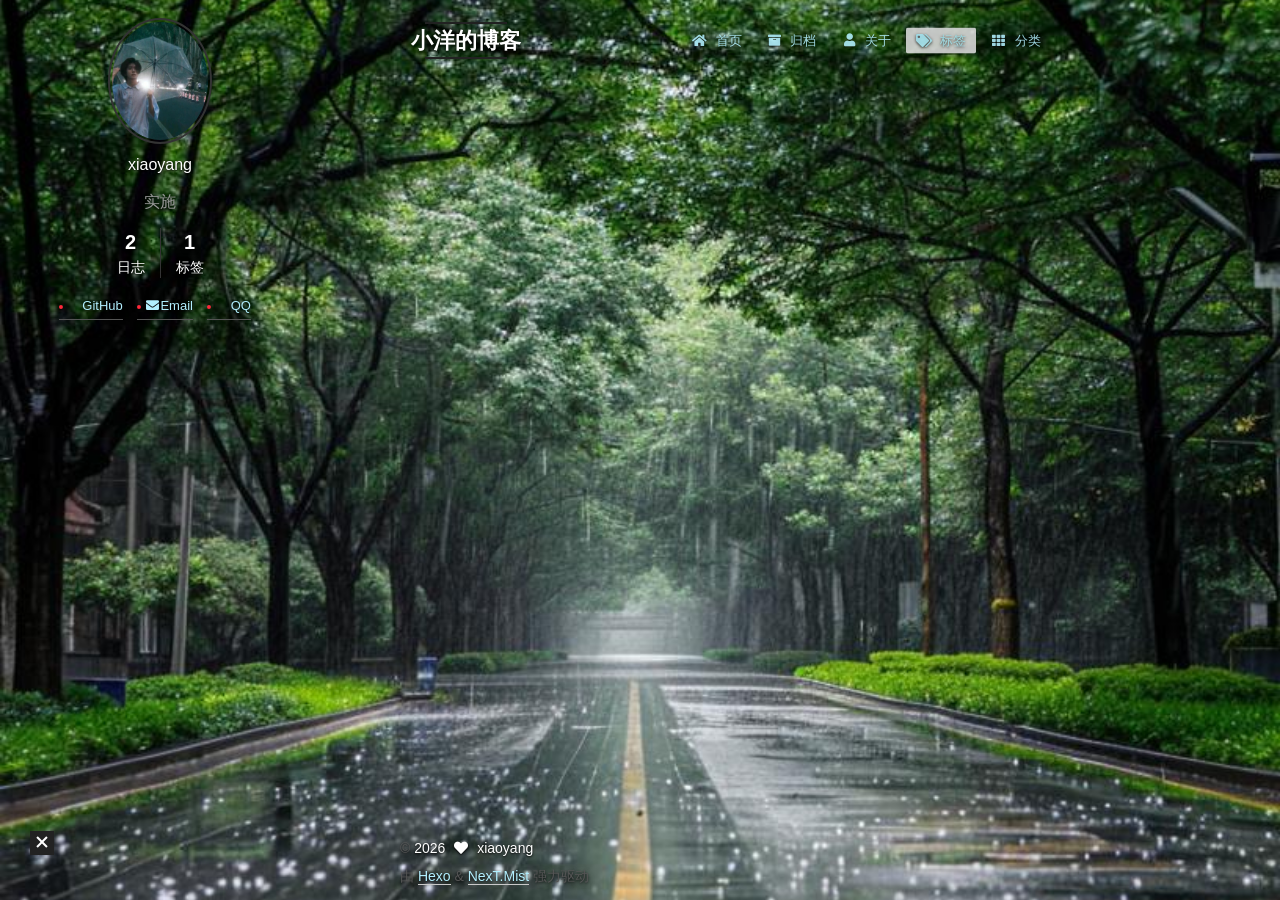
<file: tags/个人简历/index.html>
<!DOCTYPE html>
<html lang="zh-CN">
<head>
  <meta charset="UTF-8">
<meta name="viewport" content="width=device-width, initial-scale=1, maximum-scale=2">
<meta name="theme-color" content="#222">
<meta name="generator" content="Hexo 7.3.0">
  <link rel="apple-touch-icon" sizes="180x180" href="/images/apple-touch-icon-next.png">
  <link rel="icon" type="image/png" sizes="32x32" href="/images/favicon-32x32-next.png">
  <link rel="icon" type="image/png" sizes="16x16" href="/images/favicon-16x16-next.png">
  <link rel="mask-icon" href="/images/logo.svg" color="#222">

<link rel="stylesheet" href="/css/main.css">


<link rel="stylesheet" href="/lib/font-awesome/css/all.min.css">

<script id="hexo-configurations">
    var NexT = window.NexT || {};
    var CONFIG = {"hostname":"example.com","root":"/","scheme":"Mist","version":"7.8.0","exturl":false,"sidebar":{"position":"left","display":"always","padding":18,"offset":12,"onmobile":false},"copycode":{"enable":false,"show_result":false,"style":null},"back2top":{"enable":true,"sidebar":false,"scrollpercent":false},"bookmark":{"enable":false,"color":"#222","save":"auto"},"fancybox":false,"mediumzoom":false,"lazyload":false,"pangu":false,"comments":{"style":"tabs","active":null,"storage":true,"lazyload":false,"nav":null},"algolia":{"hits":{"per_page":10},"labels":{"input_placeholder":"Search for Posts","hits_empty":"We didn't find any results for the search: ${query}","hits_stats":"${hits} results found in ${time} ms"}},"localsearch":{"enable":false,"trigger":"auto","top_n_per_article":1,"unescape":false,"preload":false},"motion":{"enable":true,"async":false,"transition":{"post_block":"fadeIn","post_header":"slideDownIn","post_body":"slideDownIn","coll_header":"slideLeftIn","sidebar":"slideUpIn"}}};
  </script>

  <meta name="description" content="实施">
<meta property="og:type" content="website">
<meta property="og:title" content="小洋的博客">
<meta property="og:url" content="http://example.com/tags/%E4%B8%AA%E4%BA%BA%E7%AE%80%E5%8E%86/index.html">
<meta property="og:site_name" content="小洋的博客">
<meta property="og:description" content="实施">
<meta property="og:locale" content="zh_CN">
<meta property="article:author" content="xiaoyang">
<meta property="article:tag" content="云计算,k8">
<meta name="twitter:card" content="summary">

<link rel="canonical" href="http://example.com/tags/%E4%B8%AA%E4%BA%BA%E7%AE%80%E5%8E%86/">


<script id="page-configurations">
  // https://hexo.io/docs/variables.html
  CONFIG.page = {
    sidebar: "",
    isHome : false,
    isPost : false,
    lang   : 'zh-CN'
  };
</script>

  <title>标签: 个人简历 | 小洋的博客</title>
  






  <noscript>
  <style>
  .use-motion .brand,
  .use-motion .menu-item,
  .sidebar-inner,
  .use-motion .post-block,
  .use-motion .pagination,
  .use-motion .comments,
  .use-motion .post-header,
  .use-motion .post-body,
  .use-motion .collection-header { opacity: initial; }

  .use-motion .site-title,
  .use-motion .site-subtitle {
    opacity: initial;
    top: initial;
  }

  .use-motion .logo-line-before i { left: initial; }
  .use-motion .logo-line-after i { right: initial; }
  </style>
</noscript>

</head>

<body itemscope itemtype="http://schema.org/WebPage">
  <div class="container use-motion">
    <div class="headband"></div>

    <header class="header" itemscope itemtype="http://schema.org/WPHeader">
      <div class="header-inner"><div class="site-brand-container">
  <div class="site-nav-toggle">
    <div class="toggle" aria-label="切换导航栏">
      <span class="toggle-line toggle-line-first"></span>
      <span class="toggle-line toggle-line-middle"></span>
      <span class="toggle-line toggle-line-last"></span>
    </div>
  </div>

  <div class="site-meta">

    <a href="/" class="brand" rel="start">
      <span class="logo-line-before"><i></i></span>
      <h1 class="site-title">小洋的博客</h1>
      <span class="logo-line-after"><i></i></span>
    </a>
      <p class="site-subtitle" itemprop="description">记录摸索博客的某一天</p>
  </div>

  <div class="site-nav-right">
    <div class="toggle popup-trigger">
    </div>
  </div>
</div>




<nav class="site-nav">
  <ul id="menu" class="main-menu menu">
        <li class="menu-item menu-item-home">

    <a href="/" rel="section"><i class="fa fa-home fa-fw"></i>首页</a>

  </li>
        <li class="menu-item menu-item-archives">

    <a href="/archives/" rel="section"><i class="fa fa-archive fa-fw"></i>归档</a>

  </li>
        <li class="menu-item menu-item-about">

    <a href="/about/" rel="section"><i class="fa fa-user fa-fw"></i>关于</a>

  </li>
        <li class="menu-item menu-item-tags">

    <a href="/tags/" rel="section"><i class="fa fa-tags fa-fw"></i>标签</a>

  </li>
        <li class="menu-item menu-item-categories">

    <a href="/categories/" rel="section"><i class="fa fa-th fa-fw"></i>分类</a>

  </li>
  </ul>
</nav>




</div>
    </header>

    
  <div class="back-to-top">
    <i class="fa fa-arrow-up"></i>
    <span>0%</span>
  </div>


    <main class="main">
      <div class="main-inner">
        <div class="content-wrap">
          

          <div class="content tag">
            

  
  
  
  <div class="post-block">
    <div class="posts-collapse">
      <div class="collection-title">
        <h2 class="collection-header">个人简历
          <small>标签</small>
        </h2>
      </div>

      
    <div class="collection-year">
      <span class="collection-header">2026</span>
    </div>

  <article itemscope itemtype="http://schema.org/Article">
    <header class="post-header">

      <div class="post-meta">
        <time itemprop="dateCreated"
              datetime="2026-11-16T16:29:08+08:00"
              content="2026-11-16">
          11-16
        </time>
      </div>

      <div class="post-title">
          <a class="post-title-link" href="/2026/11/16/resume/" itemprop="url">
            <span itemprop="name">个人简历</span>
          </a>
      </div>

    </header>
  </article>

    </div>
  </div>
  
  
  

  



          </div>
          

<script>
  window.addEventListener('tabs:register', () => {
    let { activeClass } = CONFIG.comments;
    if (CONFIG.comments.storage) {
      activeClass = localStorage.getItem('comments_active') || activeClass;
    }
    if (activeClass) {
      let activeTab = document.querySelector(`a[href="#comment-${activeClass}"]`);
      if (activeTab) {
        activeTab.click();
      }
    }
  });
  if (CONFIG.comments.storage) {
    window.addEventListener('tabs:click', event => {
      if (!event.target.matches('.tabs-comment .tab-content .tab-pane')) return;
      let commentClass = event.target.classList[1];
      localStorage.setItem('comments_active', commentClass);
    });
  }
</script>

        </div>
          
  
  <div class="toggle sidebar-toggle">
    <span class="toggle-line toggle-line-first"></span>
    <span class="toggle-line toggle-line-middle"></span>
    <span class="toggle-line toggle-line-last"></span>
  </div>

  <aside class="sidebar">
    <div class="sidebar-inner">

      <ul class="sidebar-nav motion-element">
        <li class="sidebar-nav-toc">
          文章目录
        </li>
        <li class="sidebar-nav-overview">
          站点概览
        </li>
      </ul>

      <!--noindex-->
      <div class="post-toc-wrap sidebar-panel">
      </div>
      <!--/noindex-->

      <div class="site-overview-wrap sidebar-panel">
        <div class="site-author motion-element" itemprop="author" itemscope itemtype="http://schema.org/Person">
    <img class="site-author-image" itemprop="image" alt="xiaoyang"
      src="/img/avatar.jpg">
  <p class="site-author-name" itemprop="name">xiaoyang</p>
  <div class="site-description" itemprop="description">实施</div>
</div>
<div class="site-state-wrap motion-element">
  <nav class="site-state">
      <div class="site-state-item site-state-posts">
          <a href="/archives/">
        
          <span class="site-state-item-count">2</span>
          <span class="site-state-item-name">日志</span>
        </a>
      </div>
      <div class="site-state-item site-state-tags">
        <span class="site-state-item-count">1</span>
        <span class="site-state-item-name">标签</span>
      </div>
  </nav>
</div>
  <div class="links-of-author motion-element">
      <span class="links-of-author-item">
        <a href="https://github.com/xiaoyang" title="GitHub → https:&#x2F;&#x2F;github.com&#x2F;xiaoyang" rel="noopener" target="_blank"><i class="fa fa-github fa-fw"></i>GitHub</a>
      </span>
      <span class="links-of-author-item">
        <a href="mailot:2146969658@qq.com" title="Email → mailot:2146969658@qq.com" rel="noopener" target="_blank"><i class="fa fa-envelope fa-fw"></i>Email</a>
      </span>
      <span class="links-of-author-item">
        <a href="tencent://message/?uin=2146969658" title="QQ → tencent:&#x2F;&#x2F;message&#x2F;?uin&#x3D;2146969658" rel="noopener" target="_blank"><i class="fa fa-qq fa-fw"></i>QQ</a>
      </span>
  </div>



      </div>

    </div>
  </aside>
  <div id="sidebar-dimmer"></div>


      </div>
    </main>

    <footer class="footer">
      <div class="footer-inner">
        

        

<div class="copyright">
  
  &copy; 
  <span itemprop="copyrightYear">2026</span>
  <span class="with-love">
    <i class="fa fa-heart"></i>
  </span>
  <span class="author" itemprop="copyrightHolder">xiaoyang</span>
</div>
  <div class="powered-by">由 <a href="https://hexo.io/" class="theme-link" rel="noopener" target="_blank">Hexo</a> & <a href="https://mist.theme-next.org/" class="theme-link" rel="noopener" target="_blank">NexT.Mist</a> 强力驱动
  </div>

        








      </div>
    </footer>
  </div>

  
  <script src="/lib/anime.min.js"></script>
  <script src="/lib/velocity/velocity.min.js"></script>
  <script src="/lib/velocity/velocity.ui.min.js"></script>

<script src="/js/utils.js"></script>

<script src="/js/motion.js"></script>


<script src="/js/schemes/muse.js"></script>


<script src="/js/next-boot.js"></script>




  















  

  

</body>
</html>
</file>
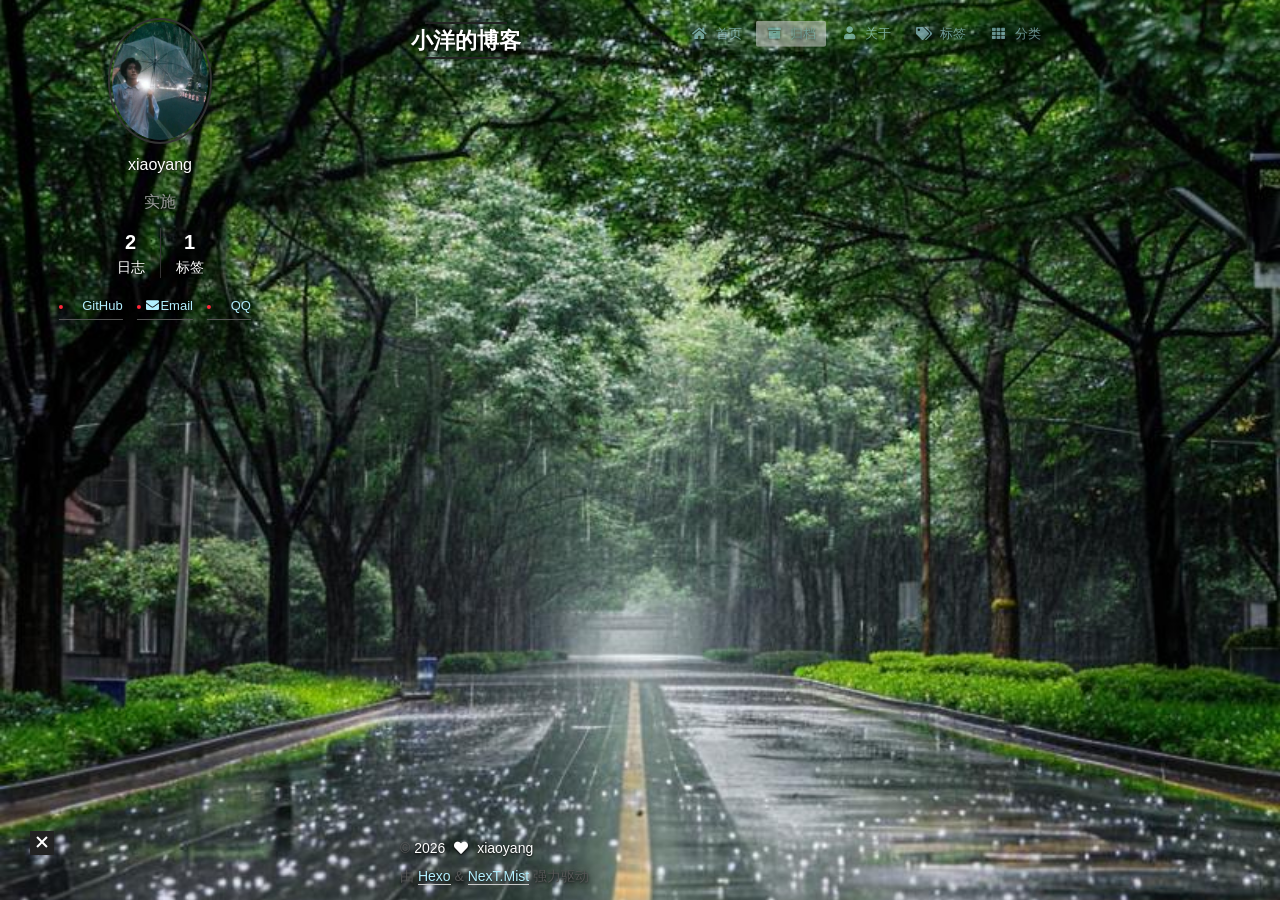
<file: archives/2026/11/index.html>
<!DOCTYPE html>
<html lang="zh-CN">
<head>
  <meta charset="UTF-8">
<meta name="viewport" content="width=device-width, initial-scale=1, maximum-scale=2">
<meta name="theme-color" content="#222">
<meta name="generator" content="Hexo 7.3.0">
  <link rel="apple-touch-icon" sizes="180x180" href="/images/apple-touch-icon-next.png">
  <link rel="icon" type="image/png" sizes="32x32" href="/images/favicon-32x32-next.png">
  <link rel="icon" type="image/png" sizes="16x16" href="/images/favicon-16x16-next.png">
  <link rel="mask-icon" href="/images/logo.svg" color="#222">

<link rel="stylesheet" href="/css/main.css">


<link rel="stylesheet" href="/lib/font-awesome/css/all.min.css">

<script id="hexo-configurations">
    var NexT = window.NexT || {};
    var CONFIG = {"hostname":"example.com","root":"/","scheme":"Mist","version":"7.8.0","exturl":false,"sidebar":{"position":"left","display":"always","padding":18,"offset":12,"onmobile":false},"copycode":{"enable":false,"show_result":false,"style":null},"back2top":{"enable":true,"sidebar":false,"scrollpercent":false},"bookmark":{"enable":false,"color":"#222","save":"auto"},"fancybox":false,"mediumzoom":false,"lazyload":false,"pangu":false,"comments":{"style":"tabs","active":null,"storage":true,"lazyload":false,"nav":null},"algolia":{"hits":{"per_page":10},"labels":{"input_placeholder":"Search for Posts","hits_empty":"We didn't find any results for the search: ${query}","hits_stats":"${hits} results found in ${time} ms"}},"localsearch":{"enable":false,"trigger":"auto","top_n_per_article":1,"unescape":false,"preload":false},"motion":{"enable":true,"async":false,"transition":{"post_block":"fadeIn","post_header":"slideDownIn","post_body":"slideDownIn","coll_header":"slideLeftIn","sidebar":"slideUpIn"}}};
  </script>

  <meta name="description" content="实施">
<meta property="og:type" content="website">
<meta property="og:title" content="小洋的博客">
<meta property="og:url" content="http://example.com/archives/2026/11/index.html">
<meta property="og:site_name" content="小洋的博客">
<meta property="og:description" content="实施">
<meta property="og:locale" content="zh_CN">
<meta property="article:author" content="xiaoyang">
<meta property="article:tag" content="云计算,k8">
<meta name="twitter:card" content="summary">

<link rel="canonical" href="http://example.com/archives/2026/11/">


<script id="page-configurations">
  // https://hexo.io/docs/variables.html
  CONFIG.page = {
    sidebar: "",
    isHome : false,
    isPost : false,
    lang   : 'zh-CN'
  };
</script>

  <title>归档 | 小洋的博客</title>
  






  <noscript>
  <style>
  .use-motion .brand,
  .use-motion .menu-item,
  .sidebar-inner,
  .use-motion .post-block,
  .use-motion .pagination,
  .use-motion .comments,
  .use-motion .post-header,
  .use-motion .post-body,
  .use-motion .collection-header { opacity: initial; }

  .use-motion .site-title,
  .use-motion .site-subtitle {
    opacity: initial;
    top: initial;
  }

  .use-motion .logo-line-before i { left: initial; }
  .use-motion .logo-line-after i { right: initial; }
  </style>
</noscript>

</head>

<body itemscope itemtype="http://schema.org/WebPage">
  <div class="container use-motion">
    <div class="headband"></div>

    <header class="header" itemscope itemtype="http://schema.org/WPHeader">
      <div class="header-inner"><div class="site-brand-container">
  <div class="site-nav-toggle">
    <div class="toggle" aria-label="切换导航栏">
      <span class="toggle-line toggle-line-first"></span>
      <span class="toggle-line toggle-line-middle"></span>
      <span class="toggle-line toggle-line-last"></span>
    </div>
  </div>

  <div class="site-meta">

    <a href="/" class="brand" rel="start">
      <span class="logo-line-before"><i></i></span>
      <h1 class="site-title">小洋的博客</h1>
      <span class="logo-line-after"><i></i></span>
    </a>
      <p class="site-subtitle" itemprop="description">记录摸索博客的某一天</p>
  </div>

  <div class="site-nav-right">
    <div class="toggle popup-trigger">
    </div>
  </div>
</div>




<nav class="site-nav">
  <ul id="menu" class="main-menu menu">
        <li class="menu-item menu-item-home">

    <a href="/" rel="section"><i class="fa fa-home fa-fw"></i>首页</a>

  </li>
        <li class="menu-item menu-item-archives">

    <a href="/archives/" rel="section"><i class="fa fa-archive fa-fw"></i>归档</a>

  </li>
        <li class="menu-item menu-item-about">

    <a href="/about/" rel="section"><i class="fa fa-user fa-fw"></i>关于</a>

  </li>
        <li class="menu-item menu-item-tags">

    <a href="/tags/" rel="section"><i class="fa fa-tags fa-fw"></i>标签</a>

  </li>
        <li class="menu-item menu-item-categories">

    <a href="/categories/" rel="section"><i class="fa fa-th fa-fw"></i>分类</a>

  </li>
  </ul>
</nav>




</div>
    </header>

    
  <div class="back-to-top">
    <i class="fa fa-arrow-up"></i>
    <span>0%</span>
  </div>


    <main class="main">
      <div class="main-inner">
        <div class="content-wrap">
          

          <div class="content archive">
            

  
  
  
  <div class="post-block">
    <div class="posts-collapse">
      <div class="collection-title">
        <span class="collection-header">嗯..! 目前共计 2 篇日志。 继续努力。</span>
      </div>

      
    <div class="collection-year">
      <span class="collection-header">2026</span>
    </div>

  <article itemscope itemtype="http://schema.org/Article">
    <header class="post-header">

      <div class="post-meta">
        <time itemprop="dateCreated"
              datetime="2026-11-16T16:29:08+08:00"
              content="2026-11-16">
          11-16
        </time>
      </div>

      <div class="post-title">
          <a class="post-title-link" href="/2026/11/16/resume/" itemprop="url">
            <span itemprop="name">个人简历</span>
          </a>
      </div>

    </header>
  </article>

  <article itemscope itemtype="http://schema.org/Article">
    <header class="post-header">

      <div class="post-meta">
        <time itemprop="dateCreated"
              datetime="2026-11-16T14:57:16+08:00"
              content="2026-11-16">
          11-16
        </time>
      </div>

      <div class="post-title">
          <a class="post-title-link" href="/2026/11/16/hello-world/" itemprop="url">
            <span itemprop="name">Hello World</span>
          </a>
      </div>

    </header>
  </article>


    </div>
  </div>
  
  
  

  



          </div>
          

<script>
  window.addEventListener('tabs:register', () => {
    let { activeClass } = CONFIG.comments;
    if (CONFIG.comments.storage) {
      activeClass = localStorage.getItem('comments_active') || activeClass;
    }
    if (activeClass) {
      let activeTab = document.querySelector(`a[href="#comment-${activeClass}"]`);
      if (activeTab) {
        activeTab.click();
      }
    }
  });
  if (CONFIG.comments.storage) {
    window.addEventListener('tabs:click', event => {
      if (!event.target.matches('.tabs-comment .tab-content .tab-pane')) return;
      let commentClass = event.target.classList[1];
      localStorage.setItem('comments_active', commentClass);
    });
  }
</script>

        </div>
          
  
  <div class="toggle sidebar-toggle">
    <span class="toggle-line toggle-line-first"></span>
    <span class="toggle-line toggle-line-middle"></span>
    <span class="toggle-line toggle-line-last"></span>
  </div>

  <aside class="sidebar">
    <div class="sidebar-inner">

      <ul class="sidebar-nav motion-element">
        <li class="sidebar-nav-toc">
          文章目录
        </li>
        <li class="sidebar-nav-overview">
          站点概览
        </li>
      </ul>

      <!--noindex-->
      <div class="post-toc-wrap sidebar-panel">
      </div>
      <!--/noindex-->

      <div class="site-overview-wrap sidebar-panel">
        <div class="site-author motion-element" itemprop="author" itemscope itemtype="http://schema.org/Person">
    <img class="site-author-image" itemprop="image" alt="xiaoyang"
      src="/img/avatar.jpg">
  <p class="site-author-name" itemprop="name">xiaoyang</p>
  <div class="site-description" itemprop="description">实施</div>
</div>
<div class="site-state-wrap motion-element">
  <nav class="site-state">
      <div class="site-state-item site-state-posts">
          <a href="/archives/">
        
          <span class="site-state-item-count">2</span>
          <span class="site-state-item-name">日志</span>
        </a>
      </div>
      <div class="site-state-item site-state-tags">
        <span class="site-state-item-count">1</span>
        <span class="site-state-item-name">标签</span>
      </div>
  </nav>
</div>
  <div class="links-of-author motion-element">
      <span class="links-of-author-item">
        <a href="https://github.com/xiaoyang" title="GitHub → https:&#x2F;&#x2F;github.com&#x2F;xiaoyang" rel="noopener" target="_blank"><i class="fa fa-github fa-fw"></i>GitHub</a>
      </span>
      <span class="links-of-author-item">
        <a href="mailot:2146969658@qq.com" title="Email → mailot:2146969658@qq.com" rel="noopener" target="_blank"><i class="fa fa-envelope fa-fw"></i>Email</a>
      </span>
      <span class="links-of-author-item">
        <a href="tencent://message/?uin=2146969658" title="QQ → tencent:&#x2F;&#x2F;message&#x2F;?uin&#x3D;2146969658" rel="noopener" target="_blank"><i class="fa fa-qq fa-fw"></i>QQ</a>
      </span>
  </div>



      </div>

    </div>
  </aside>
  <div id="sidebar-dimmer"></div>


      </div>
    </main>

    <footer class="footer">
      <div class="footer-inner">
        

        

<div class="copyright">
  
  &copy; 
  <span itemprop="copyrightYear">2026</span>
  <span class="with-love">
    <i class="fa fa-heart"></i>
  </span>
  <span class="author" itemprop="copyrightHolder">xiaoyang</span>
</div>
  <div class="powered-by">由 <a href="https://hexo.io/" class="theme-link" rel="noopener" target="_blank">Hexo</a> & <a href="https://mist.theme-next.org/" class="theme-link" rel="noopener" target="_blank">NexT.Mist</a> 强力驱动
  </div>

        








      </div>
    </footer>
  </div>

  
  <script src="/lib/anime.min.js"></script>
  <script src="/lib/velocity/velocity.min.js"></script>
  <script src="/lib/velocity/velocity.ui.min.js"></script>

<script src="/js/utils.js"></script>

<script src="/js/motion.js"></script>


<script src="/js/schemes/muse.js"></script>


<script src="/js/next-boot.js"></script>




  















  

  

</body>
</html>
</file>
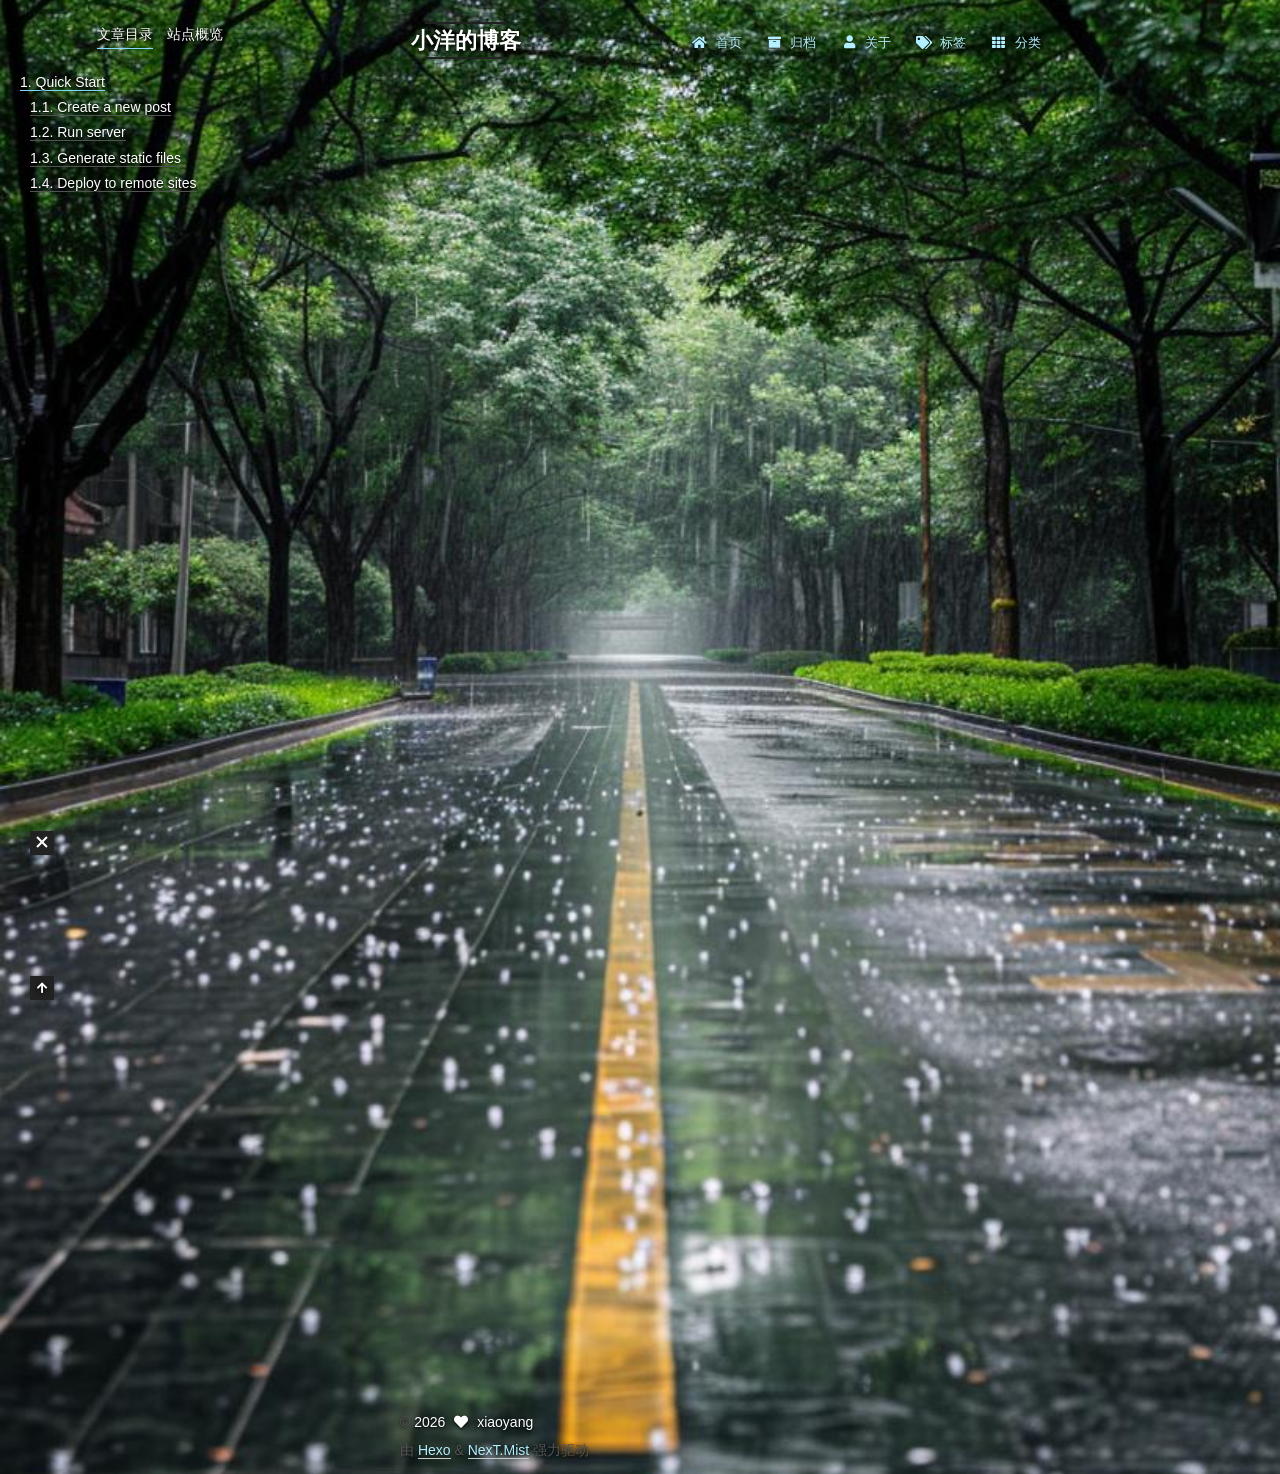
<file: 2026/11/16/hello-world/index.html>
<!DOCTYPE html>
<html lang="zh-CN">
<head>
  <meta charset="UTF-8">
<meta name="viewport" content="width=device-width, initial-scale=1, maximum-scale=2">
<meta name="theme-color" content="#222">
<meta name="generator" content="Hexo 7.3.0">
  <link rel="apple-touch-icon" sizes="180x180" href="/images/apple-touch-icon-next.png">
  <link rel="icon" type="image/png" sizes="32x32" href="/images/favicon-32x32-next.png">
  <link rel="icon" type="image/png" sizes="16x16" href="/images/favicon-16x16-next.png">
  <link rel="mask-icon" href="/images/logo.svg" color="#222">

<link rel="stylesheet" href="/css/main.css">


<link rel="stylesheet" href="/lib/font-awesome/css/all.min.css">

<script id="hexo-configurations">
    var NexT = window.NexT || {};
    var CONFIG = {"hostname":"example.com","root":"/","scheme":"Mist","version":"7.8.0","exturl":false,"sidebar":{"position":"left","display":"always","padding":18,"offset":12,"onmobile":false},"copycode":{"enable":false,"show_result":false,"style":null},"back2top":{"enable":true,"sidebar":false,"scrollpercent":false},"bookmark":{"enable":false,"color":"#222","save":"auto"},"fancybox":false,"mediumzoom":false,"lazyload":false,"pangu":false,"comments":{"style":"tabs","active":null,"storage":true,"lazyload":false,"nav":null},"algolia":{"hits":{"per_page":10},"labels":{"input_placeholder":"Search for Posts","hits_empty":"We didn't find any results for the search: ${query}","hits_stats":"${hits} results found in ${time} ms"}},"localsearch":{"enable":false,"trigger":"auto","top_n_per_article":1,"unescape":false,"preload":false},"motion":{"enable":true,"async":false,"transition":{"post_block":"fadeIn","post_header":"slideDownIn","post_body":"slideDownIn","coll_header":"slideLeftIn","sidebar":"slideUpIn"}}};
  </script>

  <meta name="description" content="Welcome to Hexo! This is your very first post. Check documentation for more info. If you get any problems when using Hexo, you can find the answer in troubleshooting or you can ask me on GitHub. Quick">
<meta property="og:type" content="article">
<meta property="og:title" content="Hello World">
<meta property="og:url" content="http://example.com/2026/11/16/hello-world/index.html">
<meta property="og:site_name" content="小洋的博客">
<meta property="og:description" content="Welcome to Hexo! This is your very first post. Check documentation for more info. If you get any problems when using Hexo, you can find the answer in troubleshooting or you can ask me on GitHub. Quick">
<meta property="og:locale" content="zh_CN">
<meta property="article:published_time" content="2026-11-16T06:57:16.878Z">
<meta property="article:modified_time" content="2026-11-16T06:53:29.308Z">
<meta property="article:author" content="xiaoyang">
<meta property="article:tag" content="云计算,k8">
<meta name="twitter:card" content="summary">

<link rel="canonical" href="http://example.com/2026/11/16/hello-world/">


<script id="page-configurations">
  // https://hexo.io/docs/variables.html
  CONFIG.page = {
    sidebar: "",
    isHome : false,
    isPost : true,
    lang   : 'zh-CN'
  };
</script>

  <title>Hello World | 小洋的博客</title>
  






  <noscript>
  <style>
  .use-motion .brand,
  .use-motion .menu-item,
  .sidebar-inner,
  .use-motion .post-block,
  .use-motion .pagination,
  .use-motion .comments,
  .use-motion .post-header,
  .use-motion .post-body,
  .use-motion .collection-header { opacity: initial; }

  .use-motion .site-title,
  .use-motion .site-subtitle {
    opacity: initial;
    top: initial;
  }

  .use-motion .logo-line-before i { left: initial; }
  .use-motion .logo-line-after i { right: initial; }
  </style>
</noscript>

</head>

<body itemscope itemtype="http://schema.org/WebPage">
  <div class="container use-motion">
    <div class="headband"></div>

    <header class="header" itemscope itemtype="http://schema.org/WPHeader">
      <div class="header-inner"><div class="site-brand-container">
  <div class="site-nav-toggle">
    <div class="toggle" aria-label="切换导航栏">
      <span class="toggle-line toggle-line-first"></span>
      <span class="toggle-line toggle-line-middle"></span>
      <span class="toggle-line toggle-line-last"></span>
    </div>
  </div>

  <div class="site-meta">

    <a href="/" class="brand" rel="start">
      <span class="logo-line-before"><i></i></span>
      <h1 class="site-title">小洋的博客</h1>
      <span class="logo-line-after"><i></i></span>
    </a>
      <p class="site-subtitle" itemprop="description">记录摸索博客的某一天</p>
  </div>

  <div class="site-nav-right">
    <div class="toggle popup-trigger">
    </div>
  </div>
</div>




<nav class="site-nav">
  <ul id="menu" class="main-menu menu">
        <li class="menu-item menu-item-home">

    <a href="/" rel="section"><i class="fa fa-home fa-fw"></i>首页</a>

  </li>
        <li class="menu-item menu-item-archives">

    <a href="/archives/" rel="section"><i class="fa fa-archive fa-fw"></i>归档</a>

  </li>
        <li class="menu-item menu-item-about">

    <a href="/about/" rel="section"><i class="fa fa-user fa-fw"></i>关于</a>

  </li>
        <li class="menu-item menu-item-tags">

    <a href="/tags/" rel="section"><i class="fa fa-tags fa-fw"></i>标签</a>

  </li>
        <li class="menu-item menu-item-categories">

    <a href="/categories/" rel="section"><i class="fa fa-th fa-fw"></i>分类</a>

  </li>
  </ul>
</nav>




</div>
    </header>

    
  <div class="back-to-top">
    <i class="fa fa-arrow-up"></i>
    <span>0%</span>
  </div>


    <main class="main">
      <div class="main-inner">
        <div class="content-wrap">
          

          <div class="content post posts-expand">
            

    
  
  
  <article itemscope itemtype="http://schema.org/Article" class="post-block" lang="zh-CN">
    <link itemprop="mainEntityOfPage" href="http://example.com/2026/11/16/hello-world/">

    <span hidden itemprop="author" itemscope itemtype="http://schema.org/Person">
      <meta itemprop="image" content="/img/avatar.jpg">
      <meta itemprop="name" content="xiaoyang">
      <meta itemprop="description" content="实施">
    </span>

    <span hidden itemprop="publisher" itemscope itemtype="http://schema.org/Organization">
      <meta itemprop="name" content="小洋的博客">
    </span>
      <header class="post-header">
        <h1 class="post-title" itemprop="name headline">
          Hello World
        </h1>

        <div class="post-meta">
            <span class="post-meta-item">
              <span class="post-meta-item-icon">
                <i class="far fa-calendar"></i>
              </span>
              <span class="post-meta-item-text">发表于</span>
              

              <time title="创建时间：2026-11-16 14:57:16 / 修改时间：14:53:29" itemprop="dateCreated datePublished" datetime="2026-11-16T14:57:16+08:00">2026-11-16</time>
            </span>

          

        </div>
      </header>

    
    
    
    <div class="post-body" itemprop="articleBody">

      
        <p>Welcome to <a target="_blank" rel="noopener" href="https://hexo.io/">Hexo</a>! This is your very first post. Check <a target="_blank" rel="noopener" href="https://hexo.io/docs/">documentation</a> for more info. If you get any problems when using Hexo, you can find the answer in <a target="_blank" rel="noopener" href="https://hexo.io/docs/troubleshooting.html">troubleshooting</a> or you can ask me on <a target="_blank" rel="noopener" href="https://github.com/hexojs/hexo/issues">GitHub</a>.</p>
<h2 id="Quick-Start"><a href="#Quick-Start" class="headerlink" title="Quick Start"></a>Quick Start</h2><h3 id="Create-a-new-post"><a href="#Create-a-new-post" class="headerlink" title="Create a new post"></a>Create a new post</h3><figure class="highlight bash"><table><tr><td class="gutter"><pre><span class="line">1</span><br></pre></td><td class="code"><pre><span class="line">$ hexo new <span class="string">&quot;My New Post&quot;</span></span><br></pre></td></tr></table></figure>

<p>More info: <a target="_blank" rel="noopener" href="https://hexo.io/docs/writing.html">Writing</a></p>
<h3 id="Run-server"><a href="#Run-server" class="headerlink" title="Run server"></a>Run server</h3><figure class="highlight bash"><table><tr><td class="gutter"><pre><span class="line">1</span><br></pre></td><td class="code"><pre><span class="line">$ hexo server</span><br></pre></td></tr></table></figure>

<p>More info: <a target="_blank" rel="noopener" href="https://hexo.io/docs/server.html">Server</a></p>
<h3 id="Generate-static-files"><a href="#Generate-static-files" class="headerlink" title="Generate static files"></a>Generate static files</h3><figure class="highlight bash"><table><tr><td class="gutter"><pre><span class="line">1</span><br></pre></td><td class="code"><pre><span class="line">$ hexo generate</span><br></pre></td></tr></table></figure>

<p>More info: <a target="_blank" rel="noopener" href="https://hexo.io/docs/generating.html">Generating</a></p>
<h3 id="Deploy-to-remote-sites"><a href="#Deploy-to-remote-sites" class="headerlink" title="Deploy to remote sites"></a>Deploy to remote sites</h3><figure class="highlight bash"><table><tr><td class="gutter"><pre><span class="line">1</span><br></pre></td><td class="code"><pre><span class="line">$ hexo deploy</span><br></pre></td></tr></table></figure>

<p>More info: <a target="_blank" rel="noopener" href="https://hexo.io/docs/one-command-deployment.html">Deployment</a></p>

    </div>

    
    
    

      <footer class="post-footer">

        


        
    <div class="post-nav">
      <div class="post-nav-item"></div>
      <div class="post-nav-item">
    <a href="/2026/11/16/resume/" rel="next" title="个人简历">
      个人简历 <i class="fa fa-chevron-right"></i>
    </a></div>
    </div>
      </footer>
    
  </article>
  
  
  



          </div>
          

<script>
  window.addEventListener('tabs:register', () => {
    let { activeClass } = CONFIG.comments;
    if (CONFIG.comments.storage) {
      activeClass = localStorage.getItem('comments_active') || activeClass;
    }
    if (activeClass) {
      let activeTab = document.querySelector(`a[href="#comment-${activeClass}"]`);
      if (activeTab) {
        activeTab.click();
      }
    }
  });
  if (CONFIG.comments.storage) {
    window.addEventListener('tabs:click', event => {
      if (!event.target.matches('.tabs-comment .tab-content .tab-pane')) return;
      let commentClass = event.target.classList[1];
      localStorage.setItem('comments_active', commentClass);
    });
  }
</script>

        </div>
          
  
  <div class="toggle sidebar-toggle">
    <span class="toggle-line toggle-line-first"></span>
    <span class="toggle-line toggle-line-middle"></span>
    <span class="toggle-line toggle-line-last"></span>
  </div>

  <aside class="sidebar">
    <div class="sidebar-inner">

      <ul class="sidebar-nav motion-element">
        <li class="sidebar-nav-toc">
          文章目录
        </li>
        <li class="sidebar-nav-overview">
          站点概览
        </li>
      </ul>

      <!--noindex-->
      <div class="post-toc-wrap sidebar-panel">
          <div class="post-toc motion-element"><ol class="nav"><li class="nav-item nav-level-2"><a class="nav-link" href="#Quick-Start"><span class="nav-number">1.</span> <span class="nav-text">Quick Start</span></a><ol class="nav-child"><li class="nav-item nav-level-3"><a class="nav-link" href="#Create-a-new-post"><span class="nav-number">1.1.</span> <span class="nav-text">Create a new post</span></a></li><li class="nav-item nav-level-3"><a class="nav-link" href="#Run-server"><span class="nav-number">1.2.</span> <span class="nav-text">Run server</span></a></li><li class="nav-item nav-level-3"><a class="nav-link" href="#Generate-static-files"><span class="nav-number">1.3.</span> <span class="nav-text">Generate static files</span></a></li><li class="nav-item nav-level-3"><a class="nav-link" href="#Deploy-to-remote-sites"><span class="nav-number">1.4.</span> <span class="nav-text">Deploy to remote sites</span></a></li></ol></li></ol></div>
      </div>
      <!--/noindex-->

      <div class="site-overview-wrap sidebar-panel">
        <div class="site-author motion-element" itemprop="author" itemscope itemtype="http://schema.org/Person">
    <img class="site-author-image" itemprop="image" alt="xiaoyang"
      src="/img/avatar.jpg">
  <p class="site-author-name" itemprop="name">xiaoyang</p>
  <div class="site-description" itemprop="description">实施</div>
</div>
<div class="site-state-wrap motion-element">
  <nav class="site-state">
      <div class="site-state-item site-state-posts">
          <a href="/archives/">
        
          <span class="site-state-item-count">2</span>
          <span class="site-state-item-name">日志</span>
        </a>
      </div>
      <div class="site-state-item site-state-tags">
        <span class="site-state-item-count">1</span>
        <span class="site-state-item-name">标签</span>
      </div>
  </nav>
</div>
  <div class="links-of-author motion-element">
      <span class="links-of-author-item">
        <a href="https://github.com/xiaoyang" title="GitHub → https:&#x2F;&#x2F;github.com&#x2F;xiaoyang" rel="noopener" target="_blank"><i class="fa fa-github fa-fw"></i>GitHub</a>
      </span>
      <span class="links-of-author-item">
        <a href="mailot:2146969658@qq.com" title="Email → mailot:2146969658@qq.com" rel="noopener" target="_blank"><i class="fa fa-envelope fa-fw"></i>Email</a>
      </span>
      <span class="links-of-author-item">
        <a href="tencent://message/?uin=2146969658" title="QQ → tencent:&#x2F;&#x2F;message&#x2F;?uin&#x3D;2146969658" rel="noopener" target="_blank"><i class="fa fa-qq fa-fw"></i>QQ</a>
      </span>
  </div>



      </div>

    </div>
  </aside>
  <div id="sidebar-dimmer"></div>


      </div>
    </main>

    <footer class="footer">
      <div class="footer-inner">
        

        

<div class="copyright">
  
  &copy; 
  <span itemprop="copyrightYear">2026</span>
  <span class="with-love">
    <i class="fa fa-heart"></i>
  </span>
  <span class="author" itemprop="copyrightHolder">xiaoyang</span>
</div>
  <div class="powered-by">由 <a href="https://hexo.io/" class="theme-link" rel="noopener" target="_blank">Hexo</a> & <a href="https://mist.theme-next.org/" class="theme-link" rel="noopener" target="_blank">NexT.Mist</a> 强力驱动
  </div>

        








      </div>
    </footer>
  </div>

  
  <script src="/lib/anime.min.js"></script>
  <script src="/lib/velocity/velocity.min.js"></script>
  <script src="/lib/velocity/velocity.ui.min.js"></script>

<script src="/js/utils.js"></script>

<script src="/js/motion.js"></script>


<script src="/js/schemes/muse.js"></script>


<script src="/js/next-boot.js"></script>




  















  

  

</body>
</html>
</file>
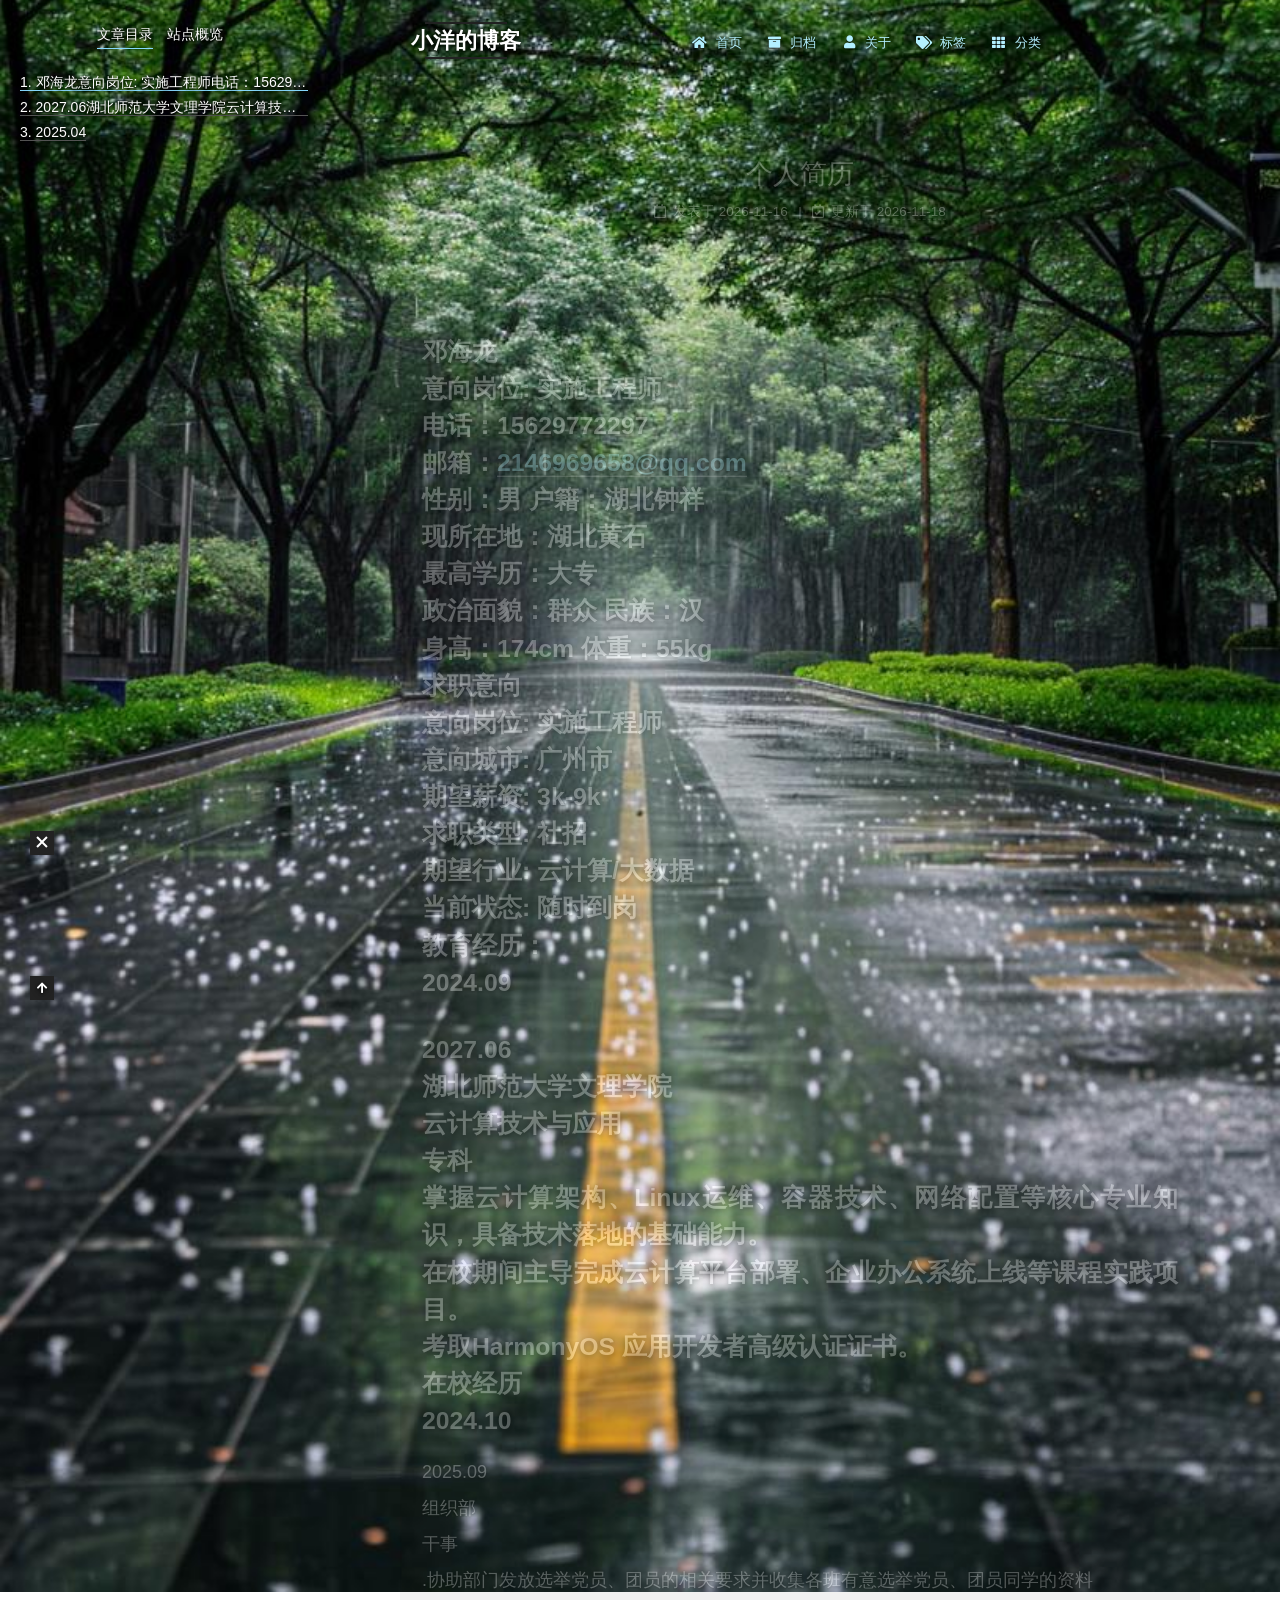
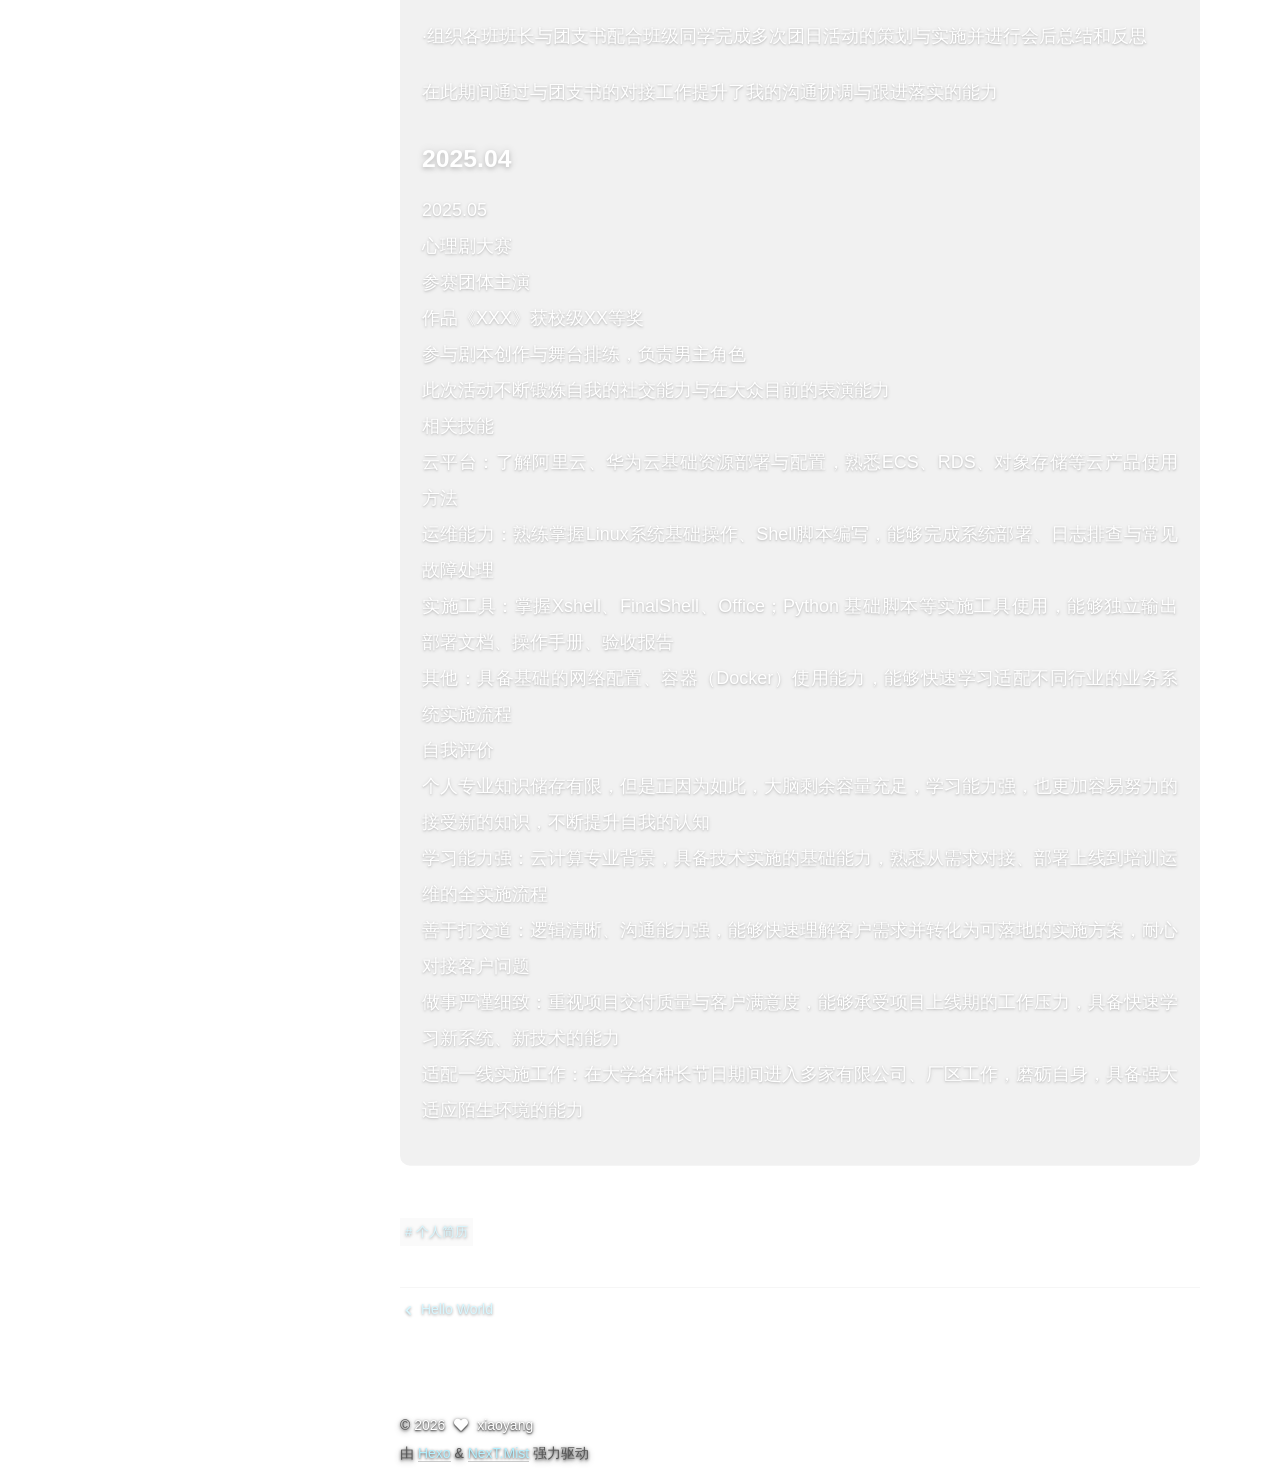
<file: 2026/11/16/resume/index.html>
<!DOCTYPE html>
<html lang="zh-CN">
<head>
  <meta charset="UTF-8">
<meta name="viewport" content="width=device-width, initial-scale=1, maximum-scale=2">
<meta name="theme-color" content="#222">
<meta name="generator" content="Hexo 7.3.0">
  <link rel="apple-touch-icon" sizes="180x180" href="/images/apple-touch-icon-next.png">
  <link rel="icon" type="image/png" sizes="32x32" href="/images/favicon-32x32-next.png">
  <link rel="icon" type="image/png" sizes="16x16" href="/images/favicon-16x16-next.png">
  <link rel="mask-icon" href="/images/logo.svg" color="#222">

<link rel="stylesheet" href="/css/main.css">


<link rel="stylesheet" href="/lib/font-awesome/css/all.min.css">

<script id="hexo-configurations">
    var NexT = window.NexT || {};
    var CONFIG = {"hostname":"example.com","root":"/","scheme":"Mist","version":"7.8.0","exturl":false,"sidebar":{"position":"left","display":"always","padding":18,"offset":12,"onmobile":false},"copycode":{"enable":false,"show_result":false,"style":null},"back2top":{"enable":true,"sidebar":false,"scrollpercent":false},"bookmark":{"enable":false,"color":"#222","save":"auto"},"fancybox":false,"mediumzoom":false,"lazyload":false,"pangu":false,"comments":{"style":"tabs","active":null,"storage":true,"lazyload":false,"nav":null},"algolia":{"hits":{"per_page":10},"labels":{"input_placeholder":"Search for Posts","hits_empty":"We didn't find any results for the search: ${query}","hits_stats":"${hits} results found in ${time} ms"}},"localsearch":{"enable":false,"trigger":"auto","top_n_per_article":1,"unescape":false,"preload":false},"motion":{"enable":true,"async":false,"transition":{"post_block":"fadeIn","post_header":"slideDownIn","post_body":"slideDownIn","coll_header":"slideLeftIn","sidebar":"slideUpIn"}}};
  </script>

  <meta name="description" content="邓海龙意向岗位: 实施工程师电话：15629772297邮箱：&#x32;&#49;&#x34;&#x36;&#x39;&#54;&#57;&#x36;&#53;&#x38;&#64;&#113;&#x71;&#46;&#99;&#111;&#109;性别：男  户籍：湖北钟祥现所在地：湖北黄石最高学历：大专政治面貌：群众 民族：汉身高：174cm 体重：55kg求职意向意向岗位: 实施工程师意向">
<meta property="og:type" content="article">
<meta property="og:title" content="个人简历">
<meta property="og:url" content="http://example.com/2026/11/16/resume/index.html">
<meta property="og:site_name" content="小洋的博客">
<meta property="og:description" content="邓海龙意向岗位: 实施工程师电话：15629772297邮箱：&#x32;&#49;&#x34;&#x36;&#x39;&#54;&#57;&#x36;&#53;&#x38;&#64;&#113;&#x71;&#46;&#99;&#111;&#109;性别：男  户籍：湖北钟祥现所在地：湖北黄石最高学历：大专政治面貌：群众 民族：汉身高：174cm 体重：55kg求职意向意向岗位: 实施工程师意向">
<meta property="og:locale" content="zh_CN">
<meta property="article:published_time" content="2026-11-16T08:29:08.000Z">
<meta property="article:modified_time" content="2026-11-18T07:33:26.051Z">
<meta property="article:author" content="xiaoyang">
<meta property="article:tag" content="个人简历">
<meta name="twitter:card" content="summary">

<link rel="canonical" href="http://example.com/2026/11/16/resume/">


<script id="page-configurations">
  // https://hexo.io/docs/variables.html
  CONFIG.page = {
    sidebar: "",
    isHome : false,
    isPost : true,
    lang   : 'zh-CN'
  };
</script>

  <title>个人简历 | 小洋的博客</title>
  






  <noscript>
  <style>
  .use-motion .brand,
  .use-motion .menu-item,
  .sidebar-inner,
  .use-motion .post-block,
  .use-motion .pagination,
  .use-motion .comments,
  .use-motion .post-header,
  .use-motion .post-body,
  .use-motion .collection-header { opacity: initial; }

  .use-motion .site-title,
  .use-motion .site-subtitle {
    opacity: initial;
    top: initial;
  }

  .use-motion .logo-line-before i { left: initial; }
  .use-motion .logo-line-after i { right: initial; }
  </style>
</noscript>

</head>

<body itemscope itemtype="http://schema.org/WebPage">
  <div class="container use-motion">
    <div class="headband"></div>

    <header class="header" itemscope itemtype="http://schema.org/WPHeader">
      <div class="header-inner"><div class="site-brand-container">
  <div class="site-nav-toggle">
    <div class="toggle" aria-label="切换导航栏">
      <span class="toggle-line toggle-line-first"></span>
      <span class="toggle-line toggle-line-middle"></span>
      <span class="toggle-line toggle-line-last"></span>
    </div>
  </div>

  <div class="site-meta">

    <a href="/" class="brand" rel="start">
      <span class="logo-line-before"><i></i></span>
      <h1 class="site-title">小洋的博客</h1>
      <span class="logo-line-after"><i></i></span>
    </a>
      <p class="site-subtitle" itemprop="description">记录摸索博客的某一天</p>
  </div>

  <div class="site-nav-right">
    <div class="toggle popup-trigger">
    </div>
  </div>
</div>




<nav class="site-nav">
  <ul id="menu" class="main-menu menu">
        <li class="menu-item menu-item-home">

    <a href="/" rel="section"><i class="fa fa-home fa-fw"></i>首页</a>

  </li>
        <li class="menu-item menu-item-archives">

    <a href="/archives/" rel="section"><i class="fa fa-archive fa-fw"></i>归档</a>

  </li>
        <li class="menu-item menu-item-about">

    <a href="/about/" rel="section"><i class="fa fa-user fa-fw"></i>关于</a>

  </li>
        <li class="menu-item menu-item-tags">

    <a href="/tags/" rel="section"><i class="fa fa-tags fa-fw"></i>标签</a>

  </li>
        <li class="menu-item menu-item-categories">

    <a href="/categories/" rel="section"><i class="fa fa-th fa-fw"></i>分类</a>

  </li>
  </ul>
</nav>




</div>
    </header>

    
  <div class="back-to-top">
    <i class="fa fa-arrow-up"></i>
    <span>0%</span>
  </div>


    <main class="main">
      <div class="main-inner">
        <div class="content-wrap">
          

          <div class="content post posts-expand">
            

    
  
  
  <article itemscope itemtype="http://schema.org/Article" class="post-block" lang="zh-CN">
    <link itemprop="mainEntityOfPage" href="http://example.com/2026/11/16/resume/">

    <span hidden itemprop="author" itemscope itemtype="http://schema.org/Person">
      <meta itemprop="image" content="/img/avatar.jpg">
      <meta itemprop="name" content="xiaoyang">
      <meta itemprop="description" content="实施">
    </span>

    <span hidden itemprop="publisher" itemscope itemtype="http://schema.org/Organization">
      <meta itemprop="name" content="小洋的博客">
    </span>
      <header class="post-header">
        <h1 class="post-title" itemprop="name headline">
          个人简历
        </h1>

        <div class="post-meta">
            <span class="post-meta-item">
              <span class="post-meta-item-icon">
                <i class="far fa-calendar"></i>
              </span>
              <span class="post-meta-item-text">发表于</span>

              <time title="创建时间：2026-11-16 16:29:08" itemprop="dateCreated datePublished" datetime="2026-11-16T16:29:08+08:00">2026-11-16</time>
            </span>
              <span class="post-meta-item">
                <span class="post-meta-item-icon">
                  <i class="far fa-calendar-check"></i>
                </span>
                <span class="post-meta-item-text">更新于</span>
                <time title="修改时间：2026-11-18 15:33:26" itemprop="dateModified" datetime="2026-11-18T15:33:26+08:00">2026-11-18</time>
              </span>

          

        </div>
      </header>

    
    
    
    <div class="post-body" itemprop="articleBody">

      
        <h2 id="邓海龙意向岗位-实施工程师电话：15629772297邮箱：-x32-49-x34-x36-x39-54-57-x36-53-x38-64-113-x71-46-99-111-109-性别：男-户籍：湖北钟祥现所在地：湖北黄石最高学历：大专政治面貌：群众-民族：汉身高：174cm-体重：55kg求职意向意向岗位-实施工程师意向城市-广州市期望薪资-3k-9k求职类型-社招期望行业-云计算-大数据当前状态-随时到岗教育经历：2024-09"><a href="#邓海龙意向岗位-实施工程师电话：15629772297邮箱：-x32-49-x34-x36-x39-54-57-x36-53-x38-64-113-x71-46-99-111-109-性别：男-户籍：湖北钟祥现所在地：湖北黄石最高学历：大专政治面貌：群众-民族：汉身高：174cm-体重：55kg求职意向意向岗位-实施工程师意向城市-广州市期望薪资-3k-9k求职类型-社招期望行业-云计算-大数据当前状态-随时到岗教育经历：2024-09" class="headerlink" title="邓海龙意向岗位: 实施工程师电话：15629772297邮箱：&#x32;&#49;&#x34;&#x36;&#x39;&#54;&#57;&#x36;&#53;&#x38;&#64;&#113;&#x71;&#46;&#99;&#111;&#109;性别：男  户籍：湖北钟祥现所在地：湖北黄石最高学历：大专政治面貌：群众 民族：汉身高：174cm 体重：55kg求职意向意向岗位: 实施工程师意向城市: 广州市期望薪资: 3k-9k求职类型: 社招期望行业: 云计算&#x2F;大数据当前状态: 随时到岗教育经历：2024.09"></a>邓海龙<br>意向岗位: 实施工程师<br>电话：15629772297<br>邮箱：<a href="mailto:&#x32;&#49;&#x34;&#x36;&#x39;&#54;&#57;&#x36;&#53;&#x38;&#64;&#113;&#x71;&#46;&#99;&#111;&#109;">&#x32;&#49;&#x34;&#x36;&#x39;&#54;&#57;&#x36;&#53;&#x38;&#64;&#113;&#x71;&#46;&#99;&#111;&#109;</a><br>性别：男  户籍：湖北钟祥<br>现所在地：湖北黄石<br>最高学历：大专<br>政治面貌：群众 民族：汉<br>身高：174cm 体重：55kg<br>求职意向<br>意向岗位: 实施工程师<br>意向城市: 广州市<br>期望薪资: 3k-9k<br>求职类型: 社招<br>期望行业: 云计算&#x2F;大数据<br>当前状态: 随时到岗<br>教育经历：<br>2024.09</h2><h2 id="2027-06湖北师范大学文理学院云计算技术与应用专科掌握云计算架构、Linux运维、容器技术、网络配置等核心专业知识，具备技术落地的基础能力。在校期间主导完成云计算平台部署、企业办公系统上线等课程实践项目。考取HarmonyOS-应用开发者高级认证证书。在校经历2024-10"><a href="#2027-06湖北师范大学文理学院云计算技术与应用专科掌握云计算架构、Linux运维、容器技术、网络配置等核心专业知识，具备技术落地的基础能力。在校期间主导完成云计算平台部署、企业办公系统上线等课程实践项目。考取HarmonyOS-应用开发者高级认证证书。在校经历2024-10" class="headerlink" title="2027.06湖北师范大学文理学院云计算技术与应用专科掌握云计算架构、Linux运维、容器技术、网络配置等核心专业知识，具备技术落地的基础能力。在校期间主导完成云计算平台部署、企业办公系统上线等课程实践项目。考取HarmonyOS 应用开发者高级认证证书。在校经历2024.10"></a>2027.06<br>湖北师范大学文理学院<br>云计算技术与应用<br>专科<br>掌握云计算架构、Linux运维、容器技术、网络配置等核心专业知识，具备技术落地的基础能力。<br>在校期间主导完成云计算平台部署、企业办公系统上线等课程实践项目。<br>考取HarmonyOS 应用开发者高级认证证书。<br>在校经历<br>2024.10</h2><p>2025.09<br>组织部<br>干事<br>.协助部门发放选举党员、团员的相关要求并收集各班有意选举党员、团员同学的资料</p>
<p>·组织各班班长与团支书配合班级同学完成多次团日活动的策划与实施并进行会后总结和反思</p>
<p>在此期间通过与团支书的对接工作提升了我的沟通协调与跟进落实的能力</p>
<h2 id="2025-04"><a href="#2025-04" class="headerlink" title="2025.04"></a>2025.04</h2><p>2025.05<br>心理剧大赛<br>参赛团体主演<br> 作品《XXX》获校级XX等奖<br>参与剧本创作与舞台排练，负责男主角色<br>此次活动不断锻炼自我的社交能力与在大众目前的表演能力<br>相关技能<br>云平台：了解阿里云、华为云基础资源部署与配置，熟悉ECS、RDS、对象存储等云产品使用方法<br>运维能力：熟练掌握Linux系统基础操作、Shell脚本编写，能够完成系统部署、日志排查与常见故障处理<br>实施工具：掌握Xshell、FinalShell、Office；Python 基础脚本等实施工具使用，能够独立输出部署文档、操作手册、验收报告<br>其他：具备基础的网络配置、容器（Docker）使用能力，能够快速学习适配不同行业的业务系统实施流程<br>自我评价<br>个人专业知识储存有限，但是正因为如此，大脑剩余容量充足，学习能力强，也更加容易努力的接受新的知识，不断提升自我的认知<br>学习能力强：云计算专业背景，具备技术实施的基础能力，熟悉从需求对接、部署上线到培训运维的全实施流程<br>善于打交道：逻辑清晰、沟通能力强，能够快速理解客户需求并转化为可落地的实施方案，耐心对接客户问题<br>做事严谨细致：重视项目交付质量与客户满意度，能够承受项目上线期的工作压力，具备快速学习新系统、新技术的能力<br>适配一线实施工作：在大学各种长节日期间进入多家有限公司、厂区工作，磨砺自身，具备强大适应陌生环境的能力</p>

    </div>

    
    
    

      <footer class="post-footer">
          <div class="post-tags">
              <a href="/tags/%E4%B8%AA%E4%BA%BA%E7%AE%80%E5%8E%86/" rel="tag"># 个人简历</a>
          </div>

        


        
    <div class="post-nav">
      <div class="post-nav-item">
    <a href="/2026/11/16/hello-world/" rel="prev" title="Hello World">
      <i class="fa fa-chevron-left"></i> Hello World
    </a></div>
      <div class="post-nav-item"></div>
    </div>
      </footer>
    
  </article>
  
  
  



          </div>
          

<script>
  window.addEventListener('tabs:register', () => {
    let { activeClass } = CONFIG.comments;
    if (CONFIG.comments.storage) {
      activeClass = localStorage.getItem('comments_active') || activeClass;
    }
    if (activeClass) {
      let activeTab = document.querySelector(`a[href="#comment-${activeClass}"]`);
      if (activeTab) {
        activeTab.click();
      }
    }
  });
  if (CONFIG.comments.storage) {
    window.addEventListener('tabs:click', event => {
      if (!event.target.matches('.tabs-comment .tab-content .tab-pane')) return;
      let commentClass = event.target.classList[1];
      localStorage.setItem('comments_active', commentClass);
    });
  }
</script>

        </div>
          
  
  <div class="toggle sidebar-toggle">
    <span class="toggle-line toggle-line-first"></span>
    <span class="toggle-line toggle-line-middle"></span>
    <span class="toggle-line toggle-line-last"></span>
  </div>

  <aside class="sidebar">
    <div class="sidebar-inner">

      <ul class="sidebar-nav motion-element">
        <li class="sidebar-nav-toc">
          文章目录
        </li>
        <li class="sidebar-nav-overview">
          站点概览
        </li>
      </ul>

      <!--noindex-->
      <div class="post-toc-wrap sidebar-panel">
          <div class="post-toc motion-element"><ol class="nav"><li class="nav-item nav-level-2"><a class="nav-link" href="#%E9%82%93%E6%B5%B7%E9%BE%99%E6%84%8F%E5%90%91%E5%B2%97%E4%BD%8D-%E5%AE%9E%E6%96%BD%E5%B7%A5%E7%A8%8B%E5%B8%88%E7%94%B5%E8%AF%9D%EF%BC%9A15629772297%E9%82%AE%E7%AE%B1%EF%BC%9A-x32-49-x34-x36-x39-54-57-x36-53-x38-64-113-x71-46-99-111-109-%E6%80%A7%E5%88%AB%EF%BC%9A%E7%94%B7-%E6%88%B7%E7%B1%8D%EF%BC%9A%E6%B9%96%E5%8C%97%E9%92%9F%E7%A5%A5%E7%8E%B0%E6%89%80%E5%9C%A8%E5%9C%B0%EF%BC%9A%E6%B9%96%E5%8C%97%E9%BB%84%E7%9F%B3%E6%9C%80%E9%AB%98%E5%AD%A6%E5%8E%86%EF%BC%9A%E5%A4%A7%E4%B8%93%E6%94%BF%E6%B2%BB%E9%9D%A2%E8%B2%8C%EF%BC%9A%E7%BE%A4%E4%BC%97-%E6%B0%91%E6%97%8F%EF%BC%9A%E6%B1%89%E8%BA%AB%E9%AB%98%EF%BC%9A174cm-%E4%BD%93%E9%87%8D%EF%BC%9A55kg%E6%B1%82%E8%81%8C%E6%84%8F%E5%90%91%E6%84%8F%E5%90%91%E5%B2%97%E4%BD%8D-%E5%AE%9E%E6%96%BD%E5%B7%A5%E7%A8%8B%E5%B8%88%E6%84%8F%E5%90%91%E5%9F%8E%E5%B8%82-%E5%B9%BF%E5%B7%9E%E5%B8%82%E6%9C%9F%E6%9C%9B%E8%96%AA%E8%B5%84-3k-9k%E6%B1%82%E8%81%8C%E7%B1%BB%E5%9E%8B-%E7%A4%BE%E6%8B%9B%E6%9C%9F%E6%9C%9B%E8%A1%8C%E4%B8%9A-%E4%BA%91%E8%AE%A1%E7%AE%97-%E5%A4%A7%E6%95%B0%E6%8D%AE%E5%BD%93%E5%89%8D%E7%8A%B6%E6%80%81-%E9%9A%8F%E6%97%B6%E5%88%B0%E5%B2%97%E6%95%99%E8%82%B2%E7%BB%8F%E5%8E%86%EF%BC%9A2024-09"><span class="nav-number">1.</span> <span class="nav-text">邓海龙意向岗位: 实施工程师电话：15629772297邮箱：2146969658@qq.com性别：男  户籍：湖北钟祥现所在地：湖北黄石最高学历：大专政治面貌：群众 民族：汉身高：174cm 体重：55kg求职意向意向岗位: 实施工程师意向城市: 广州市期望薪资: 3k-9k求职类型: 社招期望行业: 云计算&#x2F;大数据当前状态: 随时到岗教育经历：2024.09</span></a></li><li class="nav-item nav-level-2"><a class="nav-link" href="#2027-06%E6%B9%96%E5%8C%97%E5%B8%88%E8%8C%83%E5%A4%A7%E5%AD%A6%E6%96%87%E7%90%86%E5%AD%A6%E9%99%A2%E4%BA%91%E8%AE%A1%E7%AE%97%E6%8A%80%E6%9C%AF%E4%B8%8E%E5%BA%94%E7%94%A8%E4%B8%93%E7%A7%91%E6%8E%8C%E6%8F%A1%E4%BA%91%E8%AE%A1%E7%AE%97%E6%9E%B6%E6%9E%84%E3%80%81Linux%E8%BF%90%E7%BB%B4%E3%80%81%E5%AE%B9%E5%99%A8%E6%8A%80%E6%9C%AF%E3%80%81%E7%BD%91%E7%BB%9C%E9%85%8D%E7%BD%AE%E7%AD%89%E6%A0%B8%E5%BF%83%E4%B8%93%E4%B8%9A%E7%9F%A5%E8%AF%86%EF%BC%8C%E5%85%B7%E5%A4%87%E6%8A%80%E6%9C%AF%E8%90%BD%E5%9C%B0%E7%9A%84%E5%9F%BA%E7%A1%80%E8%83%BD%E5%8A%9B%E3%80%82%E5%9C%A8%E6%A0%A1%E6%9C%9F%E9%97%B4%E4%B8%BB%E5%AF%BC%E5%AE%8C%E6%88%90%E4%BA%91%E8%AE%A1%E7%AE%97%E5%B9%B3%E5%8F%B0%E9%83%A8%E7%BD%B2%E3%80%81%E4%BC%81%E4%B8%9A%E5%8A%9E%E5%85%AC%E7%B3%BB%E7%BB%9F%E4%B8%8A%E7%BA%BF%E7%AD%89%E8%AF%BE%E7%A8%8B%E5%AE%9E%E8%B7%B5%E9%A1%B9%E7%9B%AE%E3%80%82%E8%80%83%E5%8F%96HarmonyOS-%E5%BA%94%E7%94%A8%E5%BC%80%E5%8F%91%E8%80%85%E9%AB%98%E7%BA%A7%E8%AE%A4%E8%AF%81%E8%AF%81%E4%B9%A6%E3%80%82%E5%9C%A8%E6%A0%A1%E7%BB%8F%E5%8E%862024-10"><span class="nav-number">2.</span> <span class="nav-text">2027.06湖北师范大学文理学院云计算技术与应用专科掌握云计算架构、Linux运维、容器技术、网络配置等核心专业知识，具备技术落地的基础能力。在校期间主导完成云计算平台部署、企业办公系统上线等课程实践项目。考取HarmonyOS 应用开发者高级认证证书。在校经历2024.10</span></a></li><li class="nav-item nav-level-2"><a class="nav-link" href="#2025-04"><span class="nav-number">3.</span> <span class="nav-text">2025.04</span></a></li></ol></div>
      </div>
      <!--/noindex-->

      <div class="site-overview-wrap sidebar-panel">
        <div class="site-author motion-element" itemprop="author" itemscope itemtype="http://schema.org/Person">
    <img class="site-author-image" itemprop="image" alt="xiaoyang"
      src="/img/avatar.jpg">
  <p class="site-author-name" itemprop="name">xiaoyang</p>
  <div class="site-description" itemprop="description">实施</div>
</div>
<div class="site-state-wrap motion-element">
  <nav class="site-state">
      <div class="site-state-item site-state-posts">
          <a href="/archives/">
        
          <span class="site-state-item-count">2</span>
          <span class="site-state-item-name">日志</span>
        </a>
      </div>
      <div class="site-state-item site-state-tags">
        <span class="site-state-item-count">1</span>
        <span class="site-state-item-name">标签</span>
      </div>
  </nav>
</div>
  <div class="links-of-author motion-element">
      <span class="links-of-author-item">
        <a href="https://github.com/xiaoyang" title="GitHub → https:&#x2F;&#x2F;github.com&#x2F;xiaoyang" rel="noopener" target="_blank"><i class="fa fa-github fa-fw"></i>GitHub</a>
      </span>
      <span class="links-of-author-item">
        <a href="mailot:2146969658@qq.com" title="Email → mailot:2146969658@qq.com" rel="noopener" target="_blank"><i class="fa fa-envelope fa-fw"></i>Email</a>
      </span>
      <span class="links-of-author-item">
        <a href="tencent://message/?uin=2146969658" title="QQ → tencent:&#x2F;&#x2F;message&#x2F;?uin&#x3D;2146969658" rel="noopener" target="_blank"><i class="fa fa-qq fa-fw"></i>QQ</a>
      </span>
  </div>



      </div>

    </div>
  </aside>
  <div id="sidebar-dimmer"></div>


      </div>
    </main>

    <footer class="footer">
      <div class="footer-inner">
        

        

<div class="copyright">
  
  &copy; 
  <span itemprop="copyrightYear">2026</span>
  <span class="with-love">
    <i class="fa fa-heart"></i>
  </span>
  <span class="author" itemprop="copyrightHolder">xiaoyang</span>
</div>
  <div class="powered-by">由 <a href="https://hexo.io/" class="theme-link" rel="noopener" target="_blank">Hexo</a> & <a href="https://mist.theme-next.org/" class="theme-link" rel="noopener" target="_blank">NexT.Mist</a> 强力驱动
  </div>

        








      </div>
    </footer>
  </div>

  
  <script src="/lib/anime.min.js"></script>
  <script src="/lib/velocity/velocity.min.js"></script>
  <script src="/lib/velocity/velocity.ui.min.js"></script>

<script src="/js/utils.js"></script>

<script src="/js/motion.js"></script>


<script src="/js/schemes/muse.js"></script>


<script src="/js/next-boot.js"></script>




  















  

  

</body>
</html>
</file>
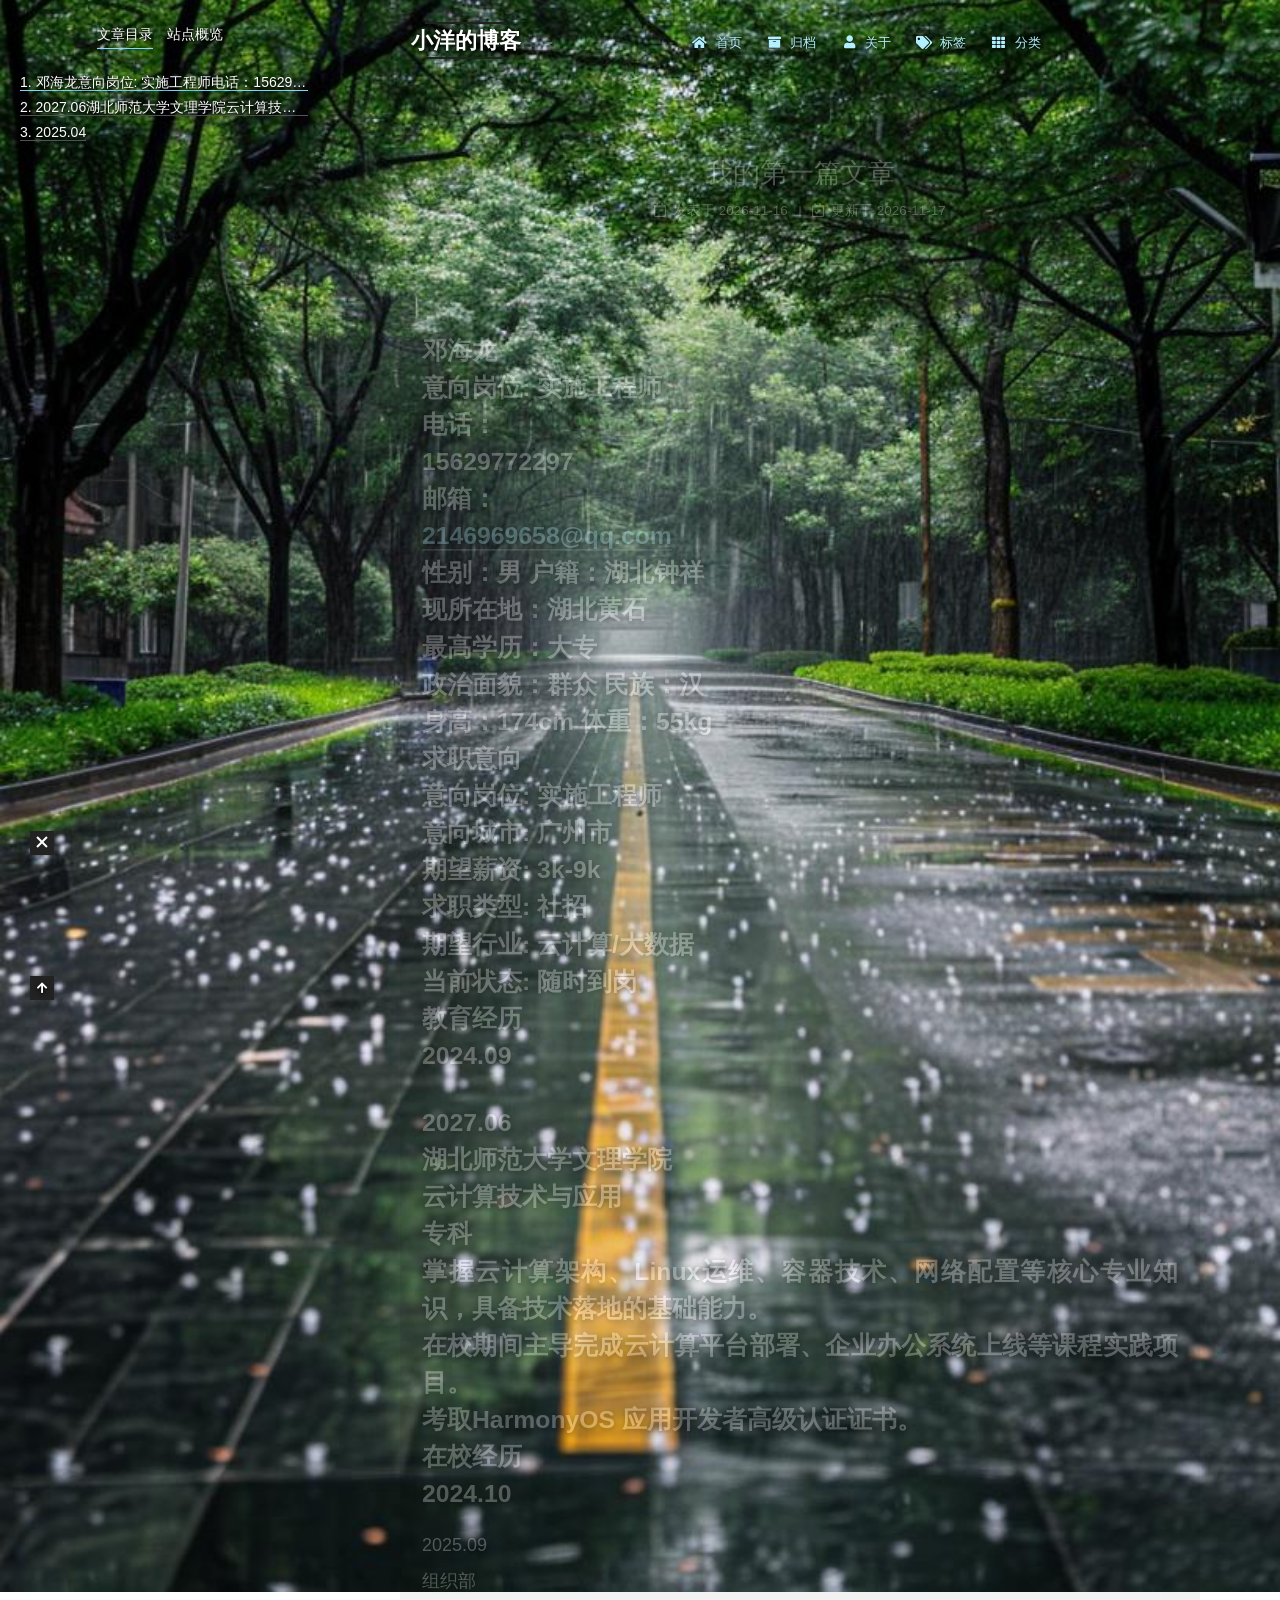
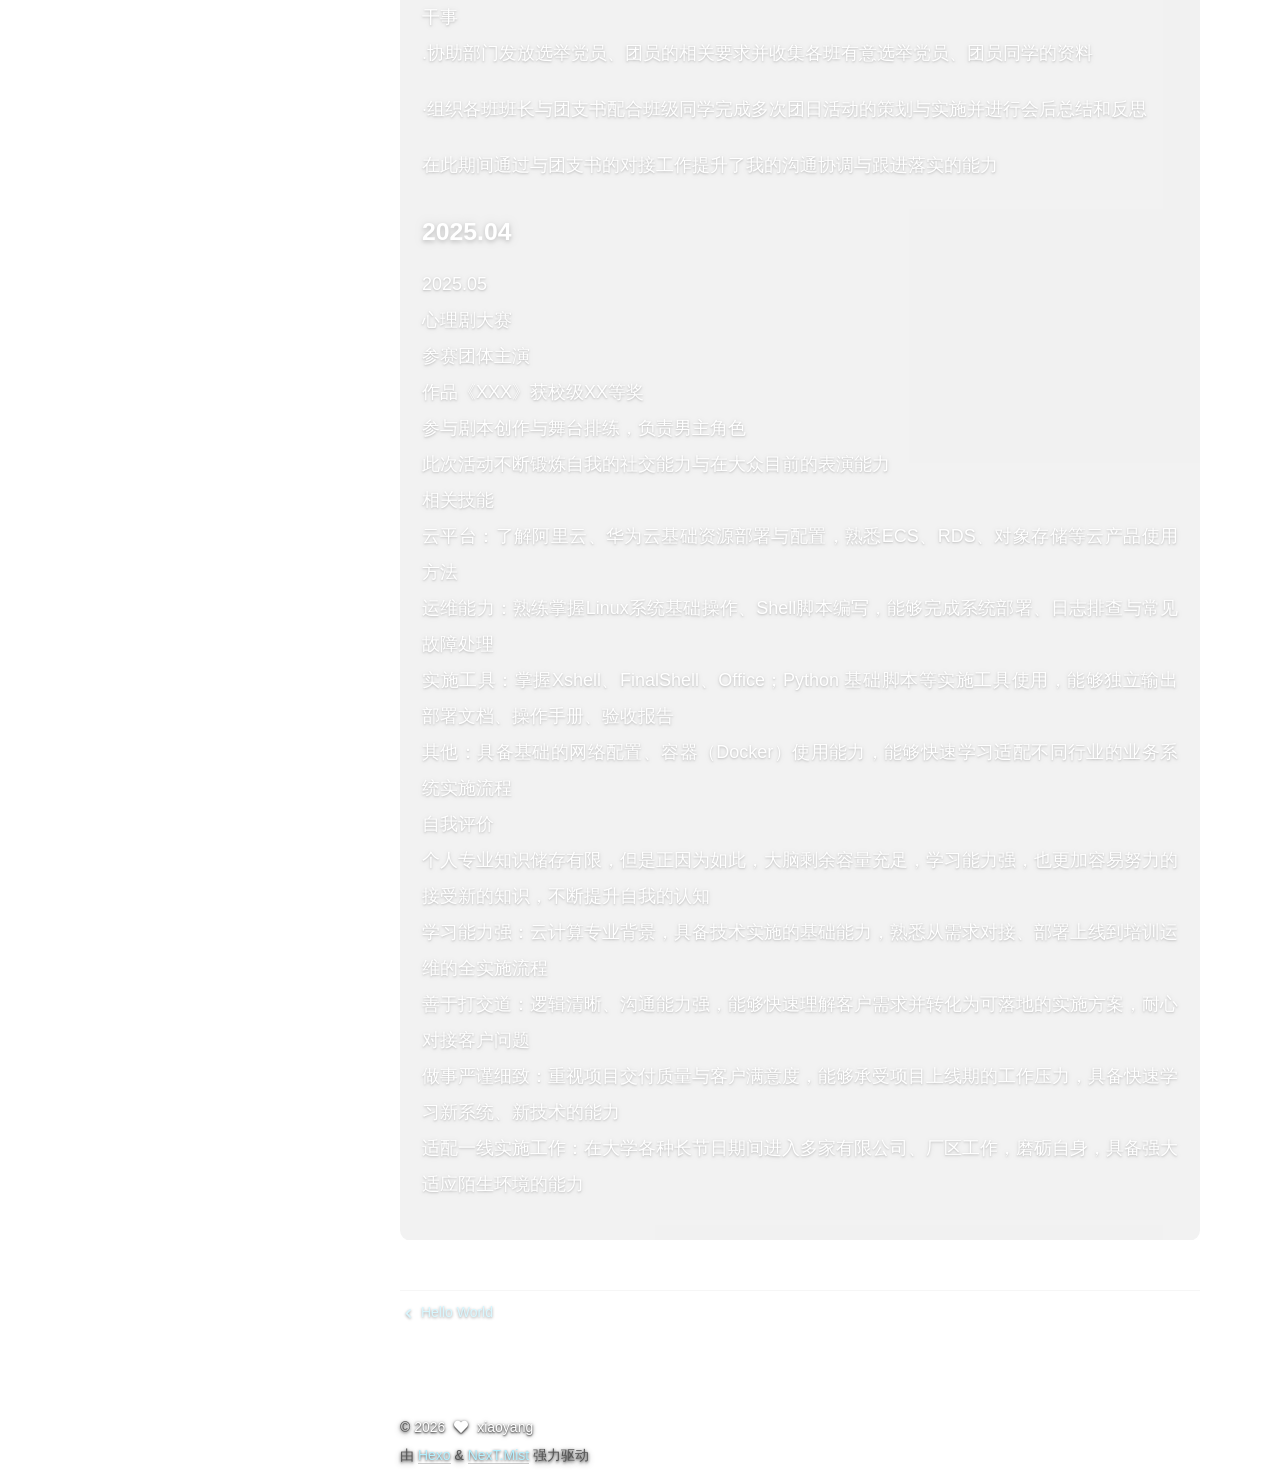
<file: 2026/11/16/我的第一篇文章/index.html>
<!DOCTYPE html>
<html lang="zh-CN">
<head>
  <meta charset="UTF-8">
<meta name="viewport" content="width=device-width, initial-scale=1, maximum-scale=2">
<meta name="theme-color" content="#222">
<meta name="generator" content="Hexo 7.3.0">
  <link rel="apple-touch-icon" sizes="180x180" href="/images/apple-touch-icon-next.png">
  <link rel="icon" type="image/png" sizes="32x32" href="/images/favicon-32x32-next.png">
  <link rel="icon" type="image/png" sizes="16x16" href="/images/favicon-16x16-next.png">
  <link rel="mask-icon" href="/images/logo.svg" color="#222">

<link rel="stylesheet" href="/css/main.css">


<link rel="stylesheet" href="/lib/font-awesome/css/all.min.css">

<script id="hexo-configurations">
    var NexT = window.NexT || {};
    var CONFIG = {"hostname":"example.com","root":"/","scheme":"Mist","version":"7.8.0","exturl":false,"sidebar":{"position":"left","display":"always","padding":18,"offset":12,"onmobile":false},"copycode":{"enable":false,"show_result":false,"style":null},"back2top":{"enable":true,"sidebar":false,"scrollpercent":false},"bookmark":{"enable":false,"color":"#222","save":"auto"},"fancybox":false,"mediumzoom":false,"lazyload":false,"pangu":false,"comments":{"style":"tabs","active":null,"storage":true,"lazyload":false,"nav":null},"algolia":{"hits":{"per_page":10},"labels":{"input_placeholder":"Search for Posts","hits_empty":"We didn't find any results for the search: ${query}","hits_stats":"${hits} results found in ${time} ms"}},"localsearch":{"enable":false,"trigger":"auto","top_n_per_article":1,"unescape":false,"preload":false},"motion":{"enable":true,"async":false,"transition":{"post_block":"fadeIn","post_header":"slideDownIn","post_body":"slideDownIn","coll_header":"slideLeftIn","sidebar":"slideUpIn"}}};
  </script>

  <meta name="description" content="邓海龙意向岗位: 实施工程师电话：15629772297邮箱：&#x32;&#x31;&#x34;&#x36;&#57;&#x36;&#x39;&#54;&#53;&#56;&#64;&#113;&#113;&#46;&#x63;&#111;&#109;性别：男  户籍：湖北钟祥现所在地：湖北黄石最高学历：大专政治面貌：群众 民族：汉身高：174cm 体重：55kg求职意向意向岗位: 实施工程师意">
<meta property="og:type" content="article">
<meta property="og:title" content="我的第一篇文章">
<meta property="og:url" content="http://example.com/2026/11/16/%E6%88%91%E7%9A%84%E7%AC%AC%E4%B8%80%E7%AF%87%E6%96%87%E7%AB%A0/index.html">
<meta property="og:site_name" content="小洋的博客">
<meta property="og:description" content="邓海龙意向岗位: 实施工程师电话：15629772297邮箱：&#x32;&#x31;&#x34;&#x36;&#57;&#x36;&#x39;&#54;&#53;&#56;&#64;&#113;&#113;&#46;&#x63;&#111;&#109;性别：男  户籍：湖北钟祥现所在地：湖北黄石最高学历：大专政治面貌：群众 民族：汉身高：174cm 体重：55kg求职意向意向岗位: 实施工程师意">
<meta property="og:locale" content="zh_CN">
<meta property="article:published_time" content="2026-11-16T08:29:08.000Z">
<meta property="article:modified_time" content="2026-11-17T08:01:56.098Z">
<meta property="article:author" content="xiaoyang">
<meta property="article:tag" content="云计算,k8">
<meta name="twitter:card" content="summary">

<link rel="canonical" href="http://example.com/2026/11/16/%E6%88%91%E7%9A%84%E7%AC%AC%E4%B8%80%E7%AF%87%E6%96%87%E7%AB%A0/">


<script id="page-configurations">
  // https://hexo.io/docs/variables.html
  CONFIG.page = {
    sidebar: "",
    isHome : false,
    isPost : true,
    lang   : 'zh-CN'
  };
</script>

  <title>我的第一篇文章 | 小洋的博客</title>
  






  <noscript>
  <style>
  .use-motion .brand,
  .use-motion .menu-item,
  .sidebar-inner,
  .use-motion .post-block,
  .use-motion .pagination,
  .use-motion .comments,
  .use-motion .post-header,
  .use-motion .post-body,
  .use-motion .collection-header { opacity: initial; }

  .use-motion .site-title,
  .use-motion .site-subtitle {
    opacity: initial;
    top: initial;
  }

  .use-motion .logo-line-before i { left: initial; }
  .use-motion .logo-line-after i { right: initial; }
  </style>
</noscript>

</head>

<body itemscope itemtype="http://schema.org/WebPage">
  <div class="container use-motion">
    <div class="headband"></div>

    <header class="header" itemscope itemtype="http://schema.org/WPHeader">
      <div class="header-inner"><div class="site-brand-container">
  <div class="site-nav-toggle">
    <div class="toggle" aria-label="切换导航栏">
      <span class="toggle-line toggle-line-first"></span>
      <span class="toggle-line toggle-line-middle"></span>
      <span class="toggle-line toggle-line-last"></span>
    </div>
  </div>

  <div class="site-meta">

    <a href="/" class="brand" rel="start">
      <span class="logo-line-before"><i></i></span>
      <h1 class="site-title">小洋的博客</h1>
      <span class="logo-line-after"><i></i></span>
    </a>
      <p class="site-subtitle" itemprop="description">记录摸索博客的某一天</p>
  </div>

  <div class="site-nav-right">
    <div class="toggle popup-trigger">
    </div>
  </div>
</div>




<nav class="site-nav">
  <ul id="menu" class="main-menu menu">
        <li class="menu-item menu-item-home">

    <a href="/" rel="section"><i class="fa fa-home fa-fw"></i>首页</a>

  </li>
        <li class="menu-item menu-item-archives">

    <a href="/archives/" rel="section"><i class="fa fa-archive fa-fw"></i>归档</a>

  </li>
        <li class="menu-item menu-item-about">

    <a href="/about/" rel="section"><i class="fa fa-user fa-fw"></i>关于</a>

  </li>
        <li class="menu-item menu-item-tags">

    <a href="/tags/" rel="section"><i class="fa fa-tags fa-fw"></i>标签</a>

  </li>
        <li class="menu-item menu-item-categories">

    <a href="/categories/" rel="section"><i class="fa fa-th fa-fw"></i>分类</a>

  </li>
  </ul>
</nav>




</div>
    </header>

    
  <div class="back-to-top">
    <i class="fa fa-arrow-up"></i>
    <span>0%</span>
  </div>


    <main class="main">
      <div class="main-inner">
        <div class="content-wrap">
          

          <div class="content post posts-expand">
            

    
  
  
  <article itemscope itemtype="http://schema.org/Article" class="post-block" lang="zh-CN">
    <link itemprop="mainEntityOfPage" href="http://example.com/2026/11/16/%E6%88%91%E7%9A%84%E7%AC%AC%E4%B8%80%E7%AF%87%E6%96%87%E7%AB%A0/">

    <span hidden itemprop="author" itemscope itemtype="http://schema.org/Person">
      <meta itemprop="image" content="/img/avatar.jpg">
      <meta itemprop="name" content="xiaoyang">
      <meta itemprop="description" content="实施">
    </span>

    <span hidden itemprop="publisher" itemscope itemtype="http://schema.org/Organization">
      <meta itemprop="name" content="小洋的博客">
    </span>
      <header class="post-header">
        <h1 class="post-title" itemprop="name headline">
          我的第一篇文章
        </h1>

        <div class="post-meta">
            <span class="post-meta-item">
              <span class="post-meta-item-icon">
                <i class="far fa-calendar"></i>
              </span>
              <span class="post-meta-item-text">发表于</span>

              <time title="创建时间：2026-11-16 16:29:08" itemprop="dateCreated datePublished" datetime="2026-11-16T16:29:08+08:00">2026-11-16</time>
            </span>
              <span class="post-meta-item">
                <span class="post-meta-item-icon">
                  <i class="far fa-calendar-check"></i>
                </span>
                <span class="post-meta-item-text">更新于</span>
                <time title="修改时间：2026-11-17 16:01:56" itemprop="dateModified" datetime="2026-11-17T16:01:56+08:00">2026-11-17</time>
              </span>

          

        </div>
      </header>

    
    
    
    <div class="post-body" itemprop="articleBody">

      
        <h2 id="邓海龙意向岗位-实施工程师电话：15629772297邮箱：-x32-x31-x34-x36-57-x36-x39-54-53-56-64-113-113-46-x63-111-109-性别：男-户籍：湖北钟祥现所在地：湖北黄石最高学历：大专政治面貌：群众-民族：汉身高：174cm-体重：55kg求职意向意向岗位-实施工程师意向城市-广州市期望薪资-3k-9k求职类型-社招期望行业-云计算-大数据当前状态-随时到岗教育经历2024-09"><a href="#邓海龙意向岗位-实施工程师电话：15629772297邮箱：-x32-x31-x34-x36-57-x36-x39-54-53-56-64-113-113-46-x63-111-109-性别：男-户籍：湖北钟祥现所在地：湖北黄石最高学历：大专政治面貌：群众-民族：汉身高：174cm-体重：55kg求职意向意向岗位-实施工程师意向城市-广州市期望薪资-3k-9k求职类型-社招期望行业-云计算-大数据当前状态-随时到岗教育经历2024-09" class="headerlink" title="邓海龙意向岗位: 实施工程师电话：15629772297邮箱：&#x32;&#x31;&#x34;&#x36;&#57;&#x36;&#x39;&#54;&#53;&#56;&#64;&#113;&#113;&#46;&#x63;&#111;&#109;性别：男  户籍：湖北钟祥现所在地：湖北黄石最高学历：大专政治面貌：群众 民族：汉身高：174cm 体重：55kg求职意向意向岗位: 实施工程师意向城市: 广州市期望薪资: 3k-9k求职类型: 社招期望行业: 云计算&#x2F;大数据当前状态: 随时到岗教育经历2024.09"></a>邓海龙<br>意向岗位: 实施工程师<br>电话：<br>15629772297<br>邮箱：<br><a href="mailto:&#x32;&#x31;&#x34;&#x36;&#57;&#x36;&#x39;&#54;&#53;&#56;&#64;&#113;&#113;&#46;&#x63;&#111;&#109;">&#x32;&#x31;&#x34;&#x36;&#57;&#x36;&#x39;&#54;&#53;&#56;&#64;&#113;&#113;&#46;&#x63;&#111;&#109;</a><br>性别：男  户籍：湖北钟祥<br>现所在地：湖北黄石<br>最高学历：大专<br>政治面貌：群众 民族：汉<br>身高：174cm 体重：55kg<br>求职意向<br>意向岗位: 实施工程师<br>意向城市: 广州市<br>期望薪资: 3k-9k<br>求职类型: 社招<br>期望行业: 云计算&#x2F;大数据<br>当前状态: 随时到岗<br>教育经历<br>2024.09</h2><h2 id="2027-06湖北师范大学文理学院云计算技术与应用专科掌握云计算架构、Linux运维、容器技术、网络配置等核心专业知识，具备技术落地的基础能力。在校期间主导完成云计算平台部署、企业办公系统上线等课程实践项目。考取HarmonyOS-应用开发者高级认证证书。在校经历2024-10"><a href="#2027-06湖北师范大学文理学院云计算技术与应用专科掌握云计算架构、Linux运维、容器技术、网络配置等核心专业知识，具备技术落地的基础能力。在校期间主导完成云计算平台部署、企业办公系统上线等课程实践项目。考取HarmonyOS-应用开发者高级认证证书。在校经历2024-10" class="headerlink" title="2027.06湖北师范大学文理学院云计算技术与应用专科掌握云计算架构、Linux运维、容器技术、网络配置等核心专业知识，具备技术落地的基础能力。在校期间主导完成云计算平台部署、企业办公系统上线等课程实践项目。考取HarmonyOS 应用开发者高级认证证书。在校经历2024.10"></a>2027.06<br>湖北师范大学文理学院<br>云计算技术与应用<br>专科<br>掌握云计算架构、Linux运维、容器技术、网络配置等核心专业知识，具备技术落地的基础能力。<br>在校期间主导完成云计算平台部署、企业办公系统上线等课程实践项目。<br>考取HarmonyOS 应用开发者高级认证证书。<br>在校经历<br>2024.10</h2><p>2025.09<br>组织部<br>干事<br>.协助部门发放选举党员、团员的相关要求并收集各班有意选举党员、团员同学的资料</p>
<p>·组织各班班长与团支书配合班级同学完成多次团日活动的策划与实施并进行会后总结和反思</p>
<p>在此期间通过与团支书的对接工作提升了我的沟通协调与跟进落实的能力</p>
<h2 id="2025-04"><a href="#2025-04" class="headerlink" title="2025.04"></a>2025.04</h2><p>2025.05<br>心理剧大赛<br>参赛团体主演<br> 作品《XXX》获校级XX等奖<br>参与剧本创作与舞台排练，负责男主角色<br>此次活动不断锻炼自我的社交能力与在大众目前的表演能力<br>相关技能<br>云平台：了解阿里云、华为云基础资源部署与配置，熟悉ECS、RDS、对象存储等云产品使用方法<br>运维能力：熟练掌握Linux系统基础操作、Shell脚本编写，能够完成系统部署、日志排查与常见故障处理<br>实施工具：掌握Xshell、FinalShell、Office；Python 基础脚本等实施工具使用，能够独立输出部署文档、操作手册、验收报告<br>其他：具备基础的网络配置、容器（Docker）使用能力，能够快速学习适配不同行业的业务系统实施流程<br>自我评价<br>个人专业知识储存有限，但是正因为如此，大脑剩余容量充足，学习能力强，也更加容易努力的接受新的知识，不断提升自我的认知<br>学习能力强：云计算专业背景，具备技术实施的基础能力，熟悉从需求对接、部署上线到培训运维的全实施流程<br>善于打交道：逻辑清晰、沟通能力强，能够快速理解客户需求并转化为可落地的实施方案，耐心对接客户问题<br>做事严谨细致：重视项目交付质量与客户满意度，能够承受项目上线期的工作压力，具备快速学习新系统、新技术的能力<br>适配一线实施工作：在大学各种长节日期间进入多家有限公司、厂区工作，磨砺自身，具备强大适应陌生环境的能力</p>

    </div>

    
    
    

      <footer class="post-footer">

        


        
    <div class="post-nav">
      <div class="post-nav-item">
    <a href="/2026/11/16/hello-world/" rel="prev" title="Hello World">
      <i class="fa fa-chevron-left"></i> Hello World
    </a></div>
      <div class="post-nav-item"></div>
    </div>
      </footer>
    
  </article>
  
  
  



          </div>
          

<script>
  window.addEventListener('tabs:register', () => {
    let { activeClass } = CONFIG.comments;
    if (CONFIG.comments.storage) {
      activeClass = localStorage.getItem('comments_active') || activeClass;
    }
    if (activeClass) {
      let activeTab = document.querySelector(`a[href="#comment-${activeClass}"]`);
      if (activeTab) {
        activeTab.click();
      }
    }
  });
  if (CONFIG.comments.storage) {
    window.addEventListener('tabs:click', event => {
      if (!event.target.matches('.tabs-comment .tab-content .tab-pane')) return;
      let commentClass = event.target.classList[1];
      localStorage.setItem('comments_active', commentClass);
    });
  }
</script>

        </div>
          
  
  <div class="toggle sidebar-toggle">
    <span class="toggle-line toggle-line-first"></span>
    <span class="toggle-line toggle-line-middle"></span>
    <span class="toggle-line toggle-line-last"></span>
  </div>

  <aside class="sidebar">
    <div class="sidebar-inner">

      <ul class="sidebar-nav motion-element">
        <li class="sidebar-nav-toc">
          文章目录
        </li>
        <li class="sidebar-nav-overview">
          站点概览
        </li>
      </ul>

      <!--noindex-->
      <div class="post-toc-wrap sidebar-panel">
          <div class="post-toc motion-element"><ol class="nav"><li class="nav-item nav-level-2"><a class="nav-link" href="#%E9%82%93%E6%B5%B7%E9%BE%99%E6%84%8F%E5%90%91%E5%B2%97%E4%BD%8D-%E5%AE%9E%E6%96%BD%E5%B7%A5%E7%A8%8B%E5%B8%88%E7%94%B5%E8%AF%9D%EF%BC%9A15629772297%E9%82%AE%E7%AE%B1%EF%BC%9A-x32-x31-x34-x36-57-x36-x39-54-53-56-64-113-113-46-x63-111-109-%E6%80%A7%E5%88%AB%EF%BC%9A%E7%94%B7-%E6%88%B7%E7%B1%8D%EF%BC%9A%E6%B9%96%E5%8C%97%E9%92%9F%E7%A5%A5%E7%8E%B0%E6%89%80%E5%9C%A8%E5%9C%B0%EF%BC%9A%E6%B9%96%E5%8C%97%E9%BB%84%E7%9F%B3%E6%9C%80%E9%AB%98%E5%AD%A6%E5%8E%86%EF%BC%9A%E5%A4%A7%E4%B8%93%E6%94%BF%E6%B2%BB%E9%9D%A2%E8%B2%8C%EF%BC%9A%E7%BE%A4%E4%BC%97-%E6%B0%91%E6%97%8F%EF%BC%9A%E6%B1%89%E8%BA%AB%E9%AB%98%EF%BC%9A174cm-%E4%BD%93%E9%87%8D%EF%BC%9A55kg%E6%B1%82%E8%81%8C%E6%84%8F%E5%90%91%E6%84%8F%E5%90%91%E5%B2%97%E4%BD%8D-%E5%AE%9E%E6%96%BD%E5%B7%A5%E7%A8%8B%E5%B8%88%E6%84%8F%E5%90%91%E5%9F%8E%E5%B8%82-%E5%B9%BF%E5%B7%9E%E5%B8%82%E6%9C%9F%E6%9C%9B%E8%96%AA%E8%B5%84-3k-9k%E6%B1%82%E8%81%8C%E7%B1%BB%E5%9E%8B-%E7%A4%BE%E6%8B%9B%E6%9C%9F%E6%9C%9B%E8%A1%8C%E4%B8%9A-%E4%BA%91%E8%AE%A1%E7%AE%97-%E5%A4%A7%E6%95%B0%E6%8D%AE%E5%BD%93%E5%89%8D%E7%8A%B6%E6%80%81-%E9%9A%8F%E6%97%B6%E5%88%B0%E5%B2%97%E6%95%99%E8%82%B2%E7%BB%8F%E5%8E%862024-09"><span class="nav-number">1.</span> <span class="nav-text">邓海龙意向岗位: 实施工程师电话：15629772297邮箱：2146969658@qq.com性别：男  户籍：湖北钟祥现所在地：湖北黄石最高学历：大专政治面貌：群众 民族：汉身高：174cm 体重：55kg求职意向意向岗位: 实施工程师意向城市: 广州市期望薪资: 3k-9k求职类型: 社招期望行业: 云计算&#x2F;大数据当前状态: 随时到岗教育经历2024.09</span></a></li><li class="nav-item nav-level-2"><a class="nav-link" href="#2027-06%E6%B9%96%E5%8C%97%E5%B8%88%E8%8C%83%E5%A4%A7%E5%AD%A6%E6%96%87%E7%90%86%E5%AD%A6%E9%99%A2%E4%BA%91%E8%AE%A1%E7%AE%97%E6%8A%80%E6%9C%AF%E4%B8%8E%E5%BA%94%E7%94%A8%E4%B8%93%E7%A7%91%E6%8E%8C%E6%8F%A1%E4%BA%91%E8%AE%A1%E7%AE%97%E6%9E%B6%E6%9E%84%E3%80%81Linux%E8%BF%90%E7%BB%B4%E3%80%81%E5%AE%B9%E5%99%A8%E6%8A%80%E6%9C%AF%E3%80%81%E7%BD%91%E7%BB%9C%E9%85%8D%E7%BD%AE%E7%AD%89%E6%A0%B8%E5%BF%83%E4%B8%93%E4%B8%9A%E7%9F%A5%E8%AF%86%EF%BC%8C%E5%85%B7%E5%A4%87%E6%8A%80%E6%9C%AF%E8%90%BD%E5%9C%B0%E7%9A%84%E5%9F%BA%E7%A1%80%E8%83%BD%E5%8A%9B%E3%80%82%E5%9C%A8%E6%A0%A1%E6%9C%9F%E9%97%B4%E4%B8%BB%E5%AF%BC%E5%AE%8C%E6%88%90%E4%BA%91%E8%AE%A1%E7%AE%97%E5%B9%B3%E5%8F%B0%E9%83%A8%E7%BD%B2%E3%80%81%E4%BC%81%E4%B8%9A%E5%8A%9E%E5%85%AC%E7%B3%BB%E7%BB%9F%E4%B8%8A%E7%BA%BF%E7%AD%89%E8%AF%BE%E7%A8%8B%E5%AE%9E%E8%B7%B5%E9%A1%B9%E7%9B%AE%E3%80%82%E8%80%83%E5%8F%96HarmonyOS-%E5%BA%94%E7%94%A8%E5%BC%80%E5%8F%91%E8%80%85%E9%AB%98%E7%BA%A7%E8%AE%A4%E8%AF%81%E8%AF%81%E4%B9%A6%E3%80%82%E5%9C%A8%E6%A0%A1%E7%BB%8F%E5%8E%862024-10"><span class="nav-number">2.</span> <span class="nav-text">2027.06湖北师范大学文理学院云计算技术与应用专科掌握云计算架构、Linux运维、容器技术、网络配置等核心专业知识，具备技术落地的基础能力。在校期间主导完成云计算平台部署、企业办公系统上线等课程实践项目。考取HarmonyOS 应用开发者高级认证证书。在校经历2024.10</span></a></li><li class="nav-item nav-level-2"><a class="nav-link" href="#2025-04"><span class="nav-number">3.</span> <span class="nav-text">2025.04</span></a></li></ol></div>
      </div>
      <!--/noindex-->

      <div class="site-overview-wrap sidebar-panel">
        <div class="site-author motion-element" itemprop="author" itemscope itemtype="http://schema.org/Person">
    <img class="site-author-image" itemprop="image" alt="xiaoyang"
      src="/img/avatar.jpg">
  <p class="site-author-name" itemprop="name">xiaoyang</p>
  <div class="site-description" itemprop="description">实施</div>
</div>
<div class="site-state-wrap motion-element">
  <nav class="site-state">
      <div class="site-state-item site-state-posts">
          <a href="/archives/">
        
          <span class="site-state-item-count">2</span>
          <span class="site-state-item-name">日志</span>
        </a>
      </div>
  </nav>
</div>
  <div class="links-of-author motion-element">
      <span class="links-of-author-item">
        <a href="https://github.com/xiaoyang" title="GitHub → https:&#x2F;&#x2F;github.com&#x2F;xiaoyang" rel="noopener" target="_blank"><i class="fa fa-github fa-fw"></i>GitHub</a>
      </span>
      <span class="links-of-author-item">
        <a href="mailot:2146969658@qq.com" title="Email → mailot:2146969658@qq.com" rel="noopener" target="_blank"><i class="fa fa-envelope fa-fw"></i>Email</a>
      </span>
      <span class="links-of-author-item">
        <a href="tencent://message/?uin=2146969658" title="QQ → tencent:&#x2F;&#x2F;message&#x2F;?uin&#x3D;2146969658" rel="noopener" target="_blank"><i class="fa fa-qq fa-fw"></i>QQ</a>
      </span>
  </div>



      </div>

    </div>
  </aside>
  <div id="sidebar-dimmer"></div>


      </div>
    </main>

    <footer class="footer">
      <div class="footer-inner">
        

        

<div class="copyright">
  
  &copy; 
  <span itemprop="copyrightYear">2026</span>
  <span class="with-love">
    <i class="fa fa-heart"></i>
  </span>
  <span class="author" itemprop="copyrightHolder">xiaoyang</span>
</div>
  <div class="powered-by">由 <a href="https://hexo.io/" class="theme-link" rel="noopener" target="_blank">Hexo</a> & <a href="https://mist.theme-next.org/" class="theme-link" rel="noopener" target="_blank">NexT.Mist</a> 强力驱动
  </div>

        








      </div>
    </footer>
  </div>

  
  <script src="/lib/anime.min.js"></script>
  <script src="/lib/velocity/velocity.min.js"></script>
  <script src="/lib/velocity/velocity.ui.min.js"></script>

<script src="/js/utils.js"></script>

<script src="/js/motion.js"></script>


<script src="/js/schemes/muse.js"></script>


<script src="/js/next-boot.js"></script>




  















  

  

</body>
</html>
</file>
<file: css/main.css>
:root {
  --body-bg-color: #fff;
  --content-bg-color: #f5f5f5;
  --card-bg-color: #f5f5f5;
  --text-color: #555;
  --blockquote-color: #666;
  --link-color: #555;
  --link-hover-color: #222;
  --brand-color: #222;
  --brand-hover-color: #222;
  --table-row-odd-bg-color: #f9f9f9;
  --table-row-hover-bg-color: #f5f5f5;
  --menu-item-bg-color: #ddd;
  --btn-default-bg: transparent;
  --btn-default-color: var(--link-color);
  --btn-default-border-color: var(--link-color);
  --btn-default-hover-bg: transparent;
  --btn-default-hover-color: var(--link-hover-color);
  --btn-default-hover-border-color: var(--link-hover-color);
}
@media (prefers-color-scheme: dark) {
  :root {
    --body-bg-color: #282828;
    --content-bg-color: #333;
    --card-bg-color: #555;
    --text-color: #ccc;
    --blockquote-color: #bbb;
    --link-color: #ccc;
    --link-hover-color: #eee;
    --brand-color: #ddd;
    --brand-hover-color: #ddd;
    --table-row-odd-bg-color: #282828;
    --table-row-hover-bg-color: #363636;
    --menu-item-bg-color: #555;
    --btn-default-bg: #222;
    --btn-default-color: #ccc;
    --btn-default-border-color: #555;
    --btn-default-hover-bg: #666;
    --btn-default-hover-color: #ccc;
    --btn-default-hover-border-color: #666;
  }
  img {
    opacity: 0.75;
  }
  img:hover {
    opacity: 0.9;
  }
}
html {
  line-height: 1.15; /* 1 */
  -webkit-text-size-adjust: 100%; /* 2 */
}
body {
  margin: 0;
}
main {
  display: block;
}
h1 {
  font-size: 2em;
  margin: 0.67em 0;
}
hr {
  box-sizing: content-box; /* 1 */
  height: 0; /* 1 */
  overflow: visible; /* 2 */
}
pre {
  font-family: monospace, monospace; /* 1 */
  font-size: 1em; /* 2 */
}
a {
  background: transparent;
}
abbr[title] {
  border-bottom: none; /* 1 */
  text-decoration: underline; /* 2 */
  text-decoration: underline dotted; /* 2 */
}
b,
strong {
  font-weight: bolder;
}
code,
kbd,
samp {
  font-family: monospace, monospace; /* 1 */
  font-size: 1em; /* 2 */
}
small {
  font-size: 80%;
}
sub,
sup {
  font-size: 75%;
  line-height: 0;
  position: relative;
  vertical-align: baseline;
}
sub {
  bottom: -0.25em;
}
sup {
  top: -0.5em;
}
img {
  border-style: none;
}
button,
input,
optgroup,
select,
textarea {
  font-family: inherit; /* 1 */
  font-size: 100%; /* 1 */
  line-height: 1.15; /* 1 */
  margin: 0; /* 2 */
}
button,
input {
/* 1 */
  overflow: visible;
}
button,
select {
/* 1 */
  text-transform: none;
}
button,
[type='button'],
[type='reset'],
[type='submit'] {
  -webkit-appearance: button;
}
button::-moz-focus-inner,
[type='button']::-moz-focus-inner,
[type='reset']::-moz-focus-inner,
[type='submit']::-moz-focus-inner {
  border-style: none;
  padding: 0;
}
button:-moz-focusring,
[type='button']:-moz-focusring,
[type='reset']:-moz-focusring,
[type='submit']:-moz-focusring {
  outline: 1px dotted ButtonText;
}
fieldset {
  padding: 0.35em 0.75em 0.625em;
}
legend {
  box-sizing: border-box; /* 1 */
  color: inherit; /* 2 */
  display: table; /* 1 */
  max-width: 100%; /* 1 */
  padding: 0; /* 3 */
  white-space: normal; /* 1 */
}
progress {
  vertical-align: baseline;
}
textarea {
  overflow: auto;
}
[type='checkbox'],
[type='radio'] {
  box-sizing: border-box; /* 1 */
  padding: 0; /* 2 */
}
[type='number']::-webkit-inner-spin-button,
[type='number']::-webkit-outer-spin-button {
  height: auto;
}
[type='search'] {
  outline-offset: -2px; /* 2 */
  -webkit-appearance: textfield; /* 1 */
}
[type='search']::-webkit-search-decoration {
  -webkit-appearance: none;
}
::-webkit-file-upload-button {
  font: inherit; /* 2 */
  -webkit-appearance: button; /* 1 */
}
details {
  display: block;
}
summary {
  display: list-item;
}
template {
  display: none;
}
[hidden] {
  display: none;
}
::selection {
  background: #262a30;
  color: #eee;
}
html,
body {
  height: 100%;
}
body {
  background: var(--body-bg-color);
  color: var(--text-color);
  font-family: 'Lato', "PingFang SC", "Microsoft YaHei", sans-serif;
  font-size: 1em;
  line-height: 2;
}
@media (max-width: 991px) {
  body {
    padding-left: 0 !important;
    padding-right: 0 !important;
  }
}
h1,
h2,
h3,
h4,
h5,
h6 {
  font-family: 'Lato', "PingFang SC", "Microsoft YaHei", sans-serif;
  font-weight: bold;
  line-height: 1.5;
  margin: 20px 0 15px;
}
h1 {
  font-size: 1.5em;
}
h2 {
  font-size: 1.375em;
}
h3 {
  font-size: 1.25em;
}
h4 {
  font-size: 1.125em;
}
h5 {
  font-size: 1em;
}
h6 {
  font-size: 0.875em;
}
p {
  margin: 0 0 20px 0;
}
a,
span.exturl {
  border-bottom: 1px solid #ccc;
  color: var(--link-color);
  outline: 0;
  text-decoration: none;
  overflow-wrap: break-word;
  word-wrap: break-word;
  cursor: pointer;
}
a:hover,
span.exturl:hover {
  border-bottom-color: var(--link-hover-color);
  color: var(--link-hover-color);
}
iframe,
img,
video {
  display: block;
  margin-left: auto;
  margin-right: auto;
  max-width: 100%;
}
hr {
  background-image: repeating-linear-gradient(-45deg, #ddd, #ddd 4px, transparent 4px, transparent 8px);
  border: 0;
  height: 3px;
  margin: 40px 0;
}
blockquote {
  border-left: 4px solid #ddd;
  color: var(--blockquote-color);
  margin: 0;
  padding: 0 15px;
}
blockquote cite::before {
  content: '-';
  padding: 0 5px;
}
dt {
  font-weight: bold;
}
dd {
  margin: 0;
  padding: 0;
}
kbd {
  background-color: #f5f5f5;
  background-image: linear-gradient(#eee, #fff, #eee);
  border: 1px solid #ccc;
  border-radius: 0.2em;
  box-shadow: 0.1em 0.1em 0.2em rgba(0,0,0,0.1);
  color: #555;
  font-family: inherit;
  padding: 0.1em 0.3em;
  white-space: nowrap;
}
.table-container {
  overflow: auto;
}
table {
  border-collapse: collapse;
  border-spacing: 0;
  font-size: 0.875em;
  margin: 0 0 20px 0;
  width: 100%;
}
tbody tr:nth-of-type(odd) {
  background: var(--table-row-odd-bg-color);
}
tbody tr:hover {
  background: var(--table-row-hover-bg-color);
}
caption,
th,
td {
  font-weight: normal;
  padding: 8px;
  vertical-align: middle;
}
th,
td {
  border: 1px solid #ddd;
  border-bottom: 3px solid #ddd;
}
th {
  font-weight: 700;
  padding-bottom: 10px;
}
td {
  border-bottom-width: 1px;
}
.btn {
  background: var(--btn-default-bg);
  border: 2px solid var(--btn-default-border-color);
  border-radius: 0;
  color: var(--btn-default-color);
  display: inline-block;
  font-size: 0.875em;
  line-height: 2;
  padding: 0 20px;
  text-decoration: none;
  transition-property: background-color;
  transition-delay: 0s;
  transition-duration: 0.2s;
  transition-timing-function: ease-in-out;
}
.btn:hover {
  background: var(--btn-default-hover-bg);
  border-color: var(--btn-default-hover-border-color);
  color: var(--btn-default-hover-color);
}
.btn + .btn {
  margin: 0 0 8px 8px;
}
.btn .fa-fw {
  text-align: left;
  width: 1.285714285714286em;
}
.toggle {
  line-height: 0;
}
.toggle .toggle-line {
  background: #fff;
  display: inline-block;
  height: 2px;
  left: 0;
  position: relative;
  top: 0;
  transition: all 0.4s;
  vertical-align: top;
  width: 100%;
}
.toggle .toggle-line:not(:first-child) {
  margin-top: 3px;
}
.toggle.toggle-arrow .toggle-line-first {
  left: 50%;
  top: 2px;
  transform: rotate(45deg);
  width: 50%;
}
.toggle.toggle-arrow .toggle-line-middle {
  left: 2px;
  width: 90%;
}
.toggle.toggle-arrow .toggle-line-last {
  left: 50%;
  top: -2px;
  transform: rotate(-45deg);
  width: 50%;
}
.toggle.toggle-close .toggle-line-first {
  transform: rotate(-45deg);
  top: 5px;
}
.toggle.toggle-close .toggle-line-middle {
  opacity: 0;
}
.toggle.toggle-close .toggle-line-last {
  transform: rotate(45deg);
  top: -5px;
}
.highlight,
pre {
  background: #f7f7f7;
  color: #4d4d4c;
  line-height: 1.6;
  margin: 0 auto 20px;
}
pre,
code {
  font-family: consolas, Menlo, monospace, "PingFang SC", "Microsoft YaHei";
}
code {
  background: #eee;
  border-radius: 3px;
  color: #555;
  padding: 2px 4px;
  overflow-wrap: break-word;
  word-wrap: break-word;
}
.highlight *::selection {
  background: #d6d6d6;
}
.highlight pre {
  border: 0;
  margin: 0;
  padding: 10px 0;
}
.highlight table {
  border: 0;
  margin: 0;
  width: auto;
}
.highlight td {
  border: 0;
  padding: 0;
}
.highlight figcaption {
  background: #eff2f3;
  color: #4d4d4c;
  display: flex;
  font-size: 0.875em;
  justify-content: space-between;
  line-height: 1.2;
  padding: 0.5em;
}
.highlight figcaption a {
  color: #4d4d4c;
}
.highlight figcaption a:hover {
  border-bottom-color: #4d4d4c;
}
.highlight .gutter {
  -moz-user-select: none;
  -ms-user-select: none;
  -webkit-user-select: none;
  user-select: none;
}
.highlight .gutter pre {
  background: #eff2f3;
  color: #869194;
  padding-left: 10px;
  padding-right: 10px;
  text-align: right;
}
.highlight .code pre {
  background: #f7f7f7;
  padding-left: 10px;
  width: 100%;
}
.gist table {
  width: auto;
}
.gist table td {
  border: 0;
}
pre {
  overflow: auto;
  padding: 10px;
}
pre code {
  background: none;
  color: #4d4d4c;
  font-size: 0.875em;
  padding: 0;
  text-shadow: none;
}
pre .deletion {
  background: #fdd;
}
pre .addition {
  background: #dfd;
}
pre .meta {
  color: #eab700;
  -moz-user-select: none;
  -ms-user-select: none;
  -webkit-user-select: none;
  user-select: none;
}
pre .comment {
  color: #8e908c;
}
pre .variable,
pre .attribute,
pre .tag,
pre .name,
pre .regexp,
pre .ruby .constant,
pre .xml .tag .title,
pre .xml .pi,
pre .xml .doctype,
pre .html .doctype,
pre .css .id,
pre .css .class,
pre .css .pseudo {
  color: #c82829;
}
pre .number,
pre .preprocessor,
pre .built_in,
pre .builtin-name,
pre .literal,
pre .params,
pre .constant,
pre .command {
  color: #f5871f;
}
pre .ruby .class .title,
pre .css .rules .attribute,
pre .string,
pre .symbol,
pre .value,
pre .inheritance,
pre .header,
pre .ruby .symbol,
pre .xml .cdata,
pre .special,
pre .formula {
  color: #718c00;
}
pre .title,
pre .css .hexcolor {
  color: #3e999f;
}
pre .function,
pre .python .decorator,
pre .python .title,
pre .ruby .function .title,
pre .ruby .title .keyword,
pre .perl .sub,
pre .javascript .title,
pre .coffeescript .title {
  color: #4271ae;
}
pre .keyword,
pre .javascript .function {
  color: #8959a8;
}
.blockquote-center {
  border-left: none;
  margin: 40px 0;
  padding: 0;
  position: relative;
  text-align: center;
}
.blockquote-center .fa {
  display: block;
  opacity: 0.6;
  position: absolute;
  width: 100%;
}
.blockquote-center .fa-quote-left {
  border-top: 1px solid #ccc;
  text-align: left;
  top: -20px;
}
.blockquote-center .fa-quote-right {
  border-bottom: 1px solid #ccc;
  text-align: right;
  bottom: -20px;
}
.blockquote-center p,
.blockquote-center div {
  text-align: center;
}
.post-body .group-picture img {
  margin: 0 auto;
  padding: 0 3px;
}
.group-picture-row {
  margin-bottom: 6px;
  overflow: hidden;
}
.group-picture-column {
  float: left;
  margin-bottom: 10px;
}
.post-body .label {
  color: #555;
  display: inline;
  padding: 0 2px;
}
.post-body .label.default {
  background: #f0f0f0;
}
.post-body .label.primary {
  background: #efe6f7;
}
.post-body .label.info {
  background: #e5f2f8;
}
.post-body .label.success {
  background: #e7f4e9;
}
.post-body .label.warning {
  background: #fcf6e1;
}
.post-body .label.danger {
  background: #fae8eb;
}
.post-body .tabs {
  margin-bottom: 20px;
}
.post-body .tabs,
.tabs-comment {
  display: block;
  padding-top: 10px;
  position: relative;
}
.post-body .tabs ul.nav-tabs,
.tabs-comment ul.nav-tabs {
  display: flex;
  flex-wrap: wrap;
  margin: 0;
  margin-bottom: -1px;
  padding: 0;
}
@media (max-width: 413px) {
  .post-body .tabs ul.nav-tabs,
  .tabs-comment ul.nav-tabs {
    display: block;
    margin-bottom: 5px;
  }
}
.post-body .tabs ul.nav-tabs li.tab,
.tabs-comment ul.nav-tabs li.tab {
  border-bottom: 1px solid #ddd;
  border-left: 1px solid transparent;
  border-right: 1px solid transparent;
  border-top: 3px solid transparent;
  flex-grow: 1;
  list-style-type: none;
  border-radius: 0 0 0 0;
}
@media (max-width: 413px) {
  .post-body .tabs ul.nav-tabs li.tab,
  .tabs-comment ul.nav-tabs li.tab {
    border-bottom: 1px solid transparent;
    border-left: 3px solid transparent;
    border-right: 1px solid transparent;
    border-top: 1px solid transparent;
  }
}
@media (max-width: 413px) {
  .post-body .tabs ul.nav-tabs li.tab,
  .tabs-comment ul.nav-tabs li.tab {
    border-radius: 0;
  }
}
.post-body .tabs ul.nav-tabs li.tab a,
.tabs-comment ul.nav-tabs li.tab a {
  border-bottom: initial;
  display: block;
  line-height: 1.8;
  outline: 0;
  padding: 0.25em 0.75em;
  text-align: center;
  transition-delay: 0s;
  transition-duration: 0.2s;
  transition-timing-function: ease-out;
}
.post-body .tabs ul.nav-tabs li.tab a i,
.tabs-comment ul.nav-tabs li.tab a i {
  width: 1.285714285714286em;
}
.post-body .tabs ul.nav-tabs li.tab.active,
.tabs-comment ul.nav-tabs li.tab.active {
  border-bottom: 1px solid transparent;
  border-left: 1px solid #ddd;
  border-right: 1px solid #ddd;
  border-top: 3px solid #fc6423;
}
@media (max-width: 413px) {
  .post-body .tabs ul.nav-tabs li.tab.active,
  .tabs-comment ul.nav-tabs li.tab.active {
    border-bottom: 1px solid #ddd;
    border-left: 3px solid #fc6423;
    border-right: 1px solid #ddd;
    border-top: 1px solid #ddd;
  }
}
.post-body .tabs ul.nav-tabs li.tab.active a,
.tabs-comment ul.nav-tabs li.tab.active a {
  color: var(--link-color);
  cursor: default;
}
.post-body .tabs .tab-content .tab-pane,
.tabs-comment .tab-content .tab-pane {
  border: 1px solid #ddd;
  border-top: 0;
  padding: 20px 20px 0 20px;
  border-radius: 0;
}
.post-body .tabs .tab-content .tab-pane:not(.active),
.tabs-comment .tab-content .tab-pane:not(.active) {
  display: none;
}
.post-body .tabs .tab-content .tab-pane.active,
.tabs-comment .tab-content .tab-pane.active {
  display: block;
}
.post-body .tabs .tab-content .tab-pane.active:nth-of-type(1),
.tabs-comment .tab-content .tab-pane.active:nth-of-type(1) {
  border-radius: 0 0 0 0;
}
@media (max-width: 413px) {
  .post-body .tabs .tab-content .tab-pane.active:nth-of-type(1),
  .tabs-comment .tab-content .tab-pane.active:nth-of-type(1) {
    border-radius: 0;
  }
}
.post-body .note {
  border-radius: 3px;
  margin-bottom: 20px;
  padding: 1em;
  position: relative;
  border: 1px solid #eee;
  border-left-width: 5px;
}
.post-body .note h2,
.post-body .note h3,
.post-body .note h4,
.post-body .note h5,
.post-body .note h6 {
  margin-top: 0;
  border-bottom: initial;
  margin-bottom: 0;
  padding-top: 0;
}
.post-body .note p:first-child,
.post-body .note ul:first-child,
.post-body .note ol:first-child,
.post-body .note table:first-child,
.post-body .note pre:first-child,
.post-body .note blockquote:first-child,
.post-body .note img:first-child {
  margin-top: 0;
}
.post-body .note p:last-child,
.post-body .note ul:last-child,
.post-body .note ol:last-child,
.post-body .note table:last-child,
.post-body .note pre:last-child,
.post-body .note blockquote:last-child,
.post-body .note img:last-child {
  margin-bottom: 0;
}
.post-body .note.default {
  border-left-color: #777;
}
.post-body .note.default h2,
.post-body .note.default h3,
.post-body .note.default h4,
.post-body .note.default h5,
.post-body .note.default h6 {
  color: #777;
}
.post-body .note.primary {
  border-left-color: #6f42c1;
}
.post-body .note.primary h2,
.post-body .note.primary h3,
.post-body .note.primary h4,
.post-body .note.primary h5,
.post-body .note.primary h6 {
  color: #6f42c1;
}
.post-body .note.info {
  border-left-color: #428bca;
}
.post-body .note.info h2,
.post-body .note.info h3,
.post-body .note.info h4,
.post-body .note.info h5,
.post-body .note.info h6 {
  color: #428bca;
}
.post-body .note.success {
  border-left-color: #5cb85c;
}
.post-body .note.success h2,
.post-body .note.success h3,
.post-body .note.success h4,
.post-body .note.success h5,
.post-body .note.success h6 {
  color: #5cb85c;
}
.post-body .note.warning {
  border-left-color: #f0ad4e;
}
.post-body .note.warning h2,
.post-body .note.warning h3,
.post-body .note.warning h4,
.post-body .note.warning h5,
.post-body .note.warning h6 {
  color: #f0ad4e;
}
.post-body .note.danger {
  border-left-color: #d9534f;
}
.post-body .note.danger h2,
.post-body .note.danger h3,
.post-body .note.danger h4,
.post-body .note.danger h5,
.post-body .note.danger h6 {
  color: #d9534f;
}
.pagination .prev,
.pagination .next,
.pagination .page-number,
.pagination .space {
  display: inline-block;
  margin: 0 10px;
  padding: 0 11px;
  position: relative;
  top: -1px;
}
@media (max-width: 767px) {
  .pagination .prev,
  .pagination .next,
  .pagination .page-number,
  .pagination .space {
    margin: 0 5px;
  }
}
.pagination {
  border-top: 1px solid #eee;
  margin: 120px 0 0;
  text-align: center;
}
.pagination .prev,
.pagination .next,
.pagination .page-number {
  border-bottom: 0;
  border-top: 1px solid #eee;
  transition-property: border-color;
  transition-delay: 0s;
  transition-duration: 0.2s;
  transition-timing-function: ease-in-out;
}
.pagination .prev:hover,
.pagination .next:hover,
.pagination .page-number:hover {
  border-top-color: #222;
}
.pagination .space {
  margin: 0;
  padding: 0;
}
.pagination .prev {
  margin-left: 0;
}
.pagination .next {
  margin-right: 0;
}
.pagination .page-number.current {
  background: #ccc;
  border-top-color: #ccc;
  color: #fff;
}
@media (max-width: 767px) {
  .pagination {
    border-top: none;
  }
  .pagination .prev,
  .pagination .next,
  .pagination .page-number {
    border-bottom: 1px solid #eee;
    border-top: 0;
    margin-bottom: 10px;
    padding: 0 10px;
  }
  .pagination .prev:hover,
  .pagination .next:hover,
  .pagination .page-number:hover {
    border-bottom-color: #222;
  }
}
.comments {
  margin-top: 60px;
  overflow: hidden;
}
.comment-button-group {
  display: flex;
  flex-wrap: wrap-reverse;
  justify-content: center;
  margin: 1em 0;
}
.comment-button-group .comment-button {
  margin: 0.1em 0.2em;
}
.comment-button-group .comment-button.active {
  background: var(--btn-default-hover-bg);
  border-color: var(--btn-default-hover-border-color);
  color: var(--btn-default-hover-color);
}
.comment-position {
  display: none;
}
.comment-position.active {
  display: block;
}
.tabs-comment {
  background: var(--content-bg-color);
  margin-top: 4em;
  padding-top: 0;
}
.tabs-comment .comments {
  border: 0;
  box-shadow: none;
  margin-top: 0;
  padding-top: 0;
}
.container {
  min-height: 100%;
  position: relative;
}
.main-inner {
  margin: 0 auto;
  width: 700px;
}
@media (min-width: 1200px) {
  .main-inner {
    width: 800px;
  }
}
@media (min-width: 1600px) {
  .main-inner {
    width: 900px;
  }
}
@media (max-width: 767px) {
  .content-wrap {
    padding: 0 20px;
  }
}
.header {
  background: transparent;
}
.header-inner {
  margin: 0 auto;
  width: 700px;
}
@media (min-width: 1200px) {
  .header-inner {
    width: 800px;
  }
}
@media (min-width: 1600px) {
  .header-inner {
    width: 900px;
  }
}
.site-brand-container {
  display: flex;
  flex-shrink: 0;
  padding: 0 10px;
}
.headband {
  background: #222;
  height: 3px;
}
.site-meta {
  flex-grow: 1;
  text-align: left;
}
@media (max-width: 767px) {
  .site-meta {
    text-align: center;
  }
}
.brand {
  border-bottom: none;
  color: var(--brand-color);
  display: inline-block;
  line-height: 1.375em;
  padding: 0 40px;
  position: relative;
}
.brand:hover {
  color: var(--brand-hover-color);
}
.site-title {
  font-family: 'Lato', "PingFang SC", "Microsoft YaHei", sans-serif;
  font-size: 1.375em;
  font-weight: normal;
  margin: 0;
}
.site-subtitle {
  color: #999;
  font-size: 0.8125em;
  margin: 10px 0;
}
.use-motion .brand {
  opacity: 0;
}
.use-motion .site-title,
.use-motion .site-subtitle,
.use-motion .custom-logo-image {
  opacity: 0;
  position: relative;
  top: -10px;
}
.site-nav-toggle,
.site-nav-right {
  display: none;
}
@media (max-width: 767px) {
  .site-nav-toggle,
  .site-nav-right {
    display: flex;
    flex-direction: column;
    justify-content: center;
  }
}
.site-nav-toggle .toggle,
.site-nav-right .toggle {
  color: var(--text-color);
  padding: 10px;
  width: 22px;
}
.site-nav-toggle .toggle .toggle-line,
.site-nav-right .toggle .toggle-line {
  background: var(--text-color);
  border-radius: 1px;
}
.site-nav {
  display: block;
}
@media (max-width: 767px) {
  .site-nav {
    clear: both;
    display: none;
  }
}
.site-nav.site-nav-on {
  display: block;
}
.menu {
  margin-top: 20px;
  padding-left: 0;
  text-align: center;
}
.menu-item {
  display: inline-block;
  list-style: none;
  margin: 0 10px;
}
@media (max-width: 767px) {
  .menu-item {
    display: block;
    margin-top: 10px;
  }
  .menu-item.menu-item-search {
    display: none;
  }
}
.menu-item a,
.menu-item span.exturl {
  border-bottom: 0;
  display: block;
  font-size: 0.8125em;
  transition-property: border-color;
  transition-delay: 0s;
  transition-duration: 0.2s;
  transition-timing-function: ease-in-out;
}
@media (hover: none) {
  .menu-item a:hover,
  .menu-item span.exturl:hover {
    border-bottom-color: transparent !important;
  }
}
.menu-item .fa,
.menu-item .fab,
.menu-item .far,
.menu-item .fas {
  margin-right: 8px;
}
.menu-item .badge {
  display: inline-block;
  font-weight: bold;
  line-height: 1;
  margin-left: 0.35em;
  margin-top: 0.35em;
  text-align: center;
  white-space: nowrap;
}
@media (max-width: 767px) {
  .menu-item .badge {
    float: right;
    margin-left: 0;
  }
}
.menu-item-active a,
.menu .menu-item a:hover,
.menu .menu-item span.exturl:hover {
  background: var(--menu-item-bg-color);
}
.use-motion .menu-item {
  opacity: 0;
}
.sidebar {
  background: #222;
  bottom: 0;
  box-shadow: inset 0 2px 6px #000;
  position: fixed;
  top: 0;
}
@media (max-width: 991px) {
  .sidebar {
    display: none;
  }
}
.sidebar-inner {
  color: #999;
  padding: 18px 10px;
  text-align: center;
}
.cc-license {
  margin-top: 10px;
  text-align: center;
}
.cc-license .cc-opacity {
  border-bottom: none;
  opacity: 0.7;
}
.cc-license .cc-opacity:hover {
  opacity: 0.9;
}
.cc-license img {
  display: inline-block;
}
.site-author-image {
  border: 2px solid #333;
  display: block;
  margin: 0 auto;
  max-width: 96px;
  padding: 2px;
  border-radius: 50%;
}
.site-author-name {
  color: #f5f5f5;
  font-weight: normal;
  margin: 5px 0 0;
  text-align: center;
}
.site-description {
  color: #999;
  font-size: 1em;
  margin-top: 5px;
  text-align: center;
}
.links-of-author {
  margin-top: 15px;
}
.links-of-author a,
.links-of-author span.exturl {
  border-bottom-color: #555;
  display: inline-block;
  font-size: 0.8125em;
  margin-bottom: 10px;
  margin-right: 10px;
  vertical-align: middle;
}
.links-of-author a::before,
.links-of-author span.exturl::before {
  background: #ff293b;
  border-radius: 50%;
  content: ' ';
  display: inline-block;
  height: 4px;
  margin-right: 3px;
  vertical-align: middle;
  width: 4px;
}
.sidebar-button {
  margin-top: 15px;
}
.sidebar-button a {
  border: 1px solid #fc6423;
  border-radius: 4px;
  color: #fc6423;
  display: inline-block;
  padding: 0 15px;
}
.sidebar-button a .fa,
.sidebar-button a .fab,
.sidebar-button a .far,
.sidebar-button a .fas {
  margin-right: 5px;
}
.sidebar-button a:hover {
  background: #fc6423;
  border: 1px solid #fc6423;
  color: #fff;
}
.sidebar-button a:hover .fa,
.sidebar-button a:hover .fab,
.sidebar-button a:hover .far,
.sidebar-button a:hover .fas {
  color: #fff;
}
.links-of-blogroll {
  font-size: 0.8125em;
  margin-top: 10px;
}
.links-of-blogroll-title {
  font-size: 0.875em;
  font-weight: 600;
  margin-top: 0;
}
.links-of-blogroll-list {
  list-style: none;
  margin: 0;
  padding: 0;
}
#sidebar-dimmer {
  display: none;
}
@media (max-width: 767px) {
  #sidebar-dimmer {
    background: #000;
    display: block;
    height: 100%;
    left: 100%;
    opacity: 0;
    position: fixed;
    top: 0;
    width: 100%;
    z-index: 1100;
  }
  .sidebar-active + #sidebar-dimmer {
    opacity: 0.7;
    transform: translateX(-100%);
    transition: opacity 0.5s;
  }
}
.sidebar-nav {
  margin: 0;
  padding-bottom: 20px;
  padding-left: 0;
}
.sidebar-nav li {
  border-bottom: 1px solid transparent;
  color: #666;
  cursor: pointer;
  display: inline-block;
  font-size: 0.875em;
}
.sidebar-nav li.sidebar-nav-overview {
  margin-left: 10px;
}
.sidebar-nav li:hover {
  color: #f5f5f5;
}
.sidebar-nav .sidebar-nav-active {
  border-bottom-color: #87daff;
  color: #87daff;
}
.sidebar-nav .sidebar-nav-active:hover {
  color: #87daff;
}
.sidebar-panel {
  display: none;
  overflow-x: hidden;
  overflow-y: auto;
}
.sidebar-panel-active {
  display: block;
}
.sidebar-toggle {
  background: #222;
  bottom: 45px;
  cursor: pointer;
  height: 14px;
  left: 30px;
  padding: 5px;
  position: fixed;
  width: 14px;
  z-index: 1300;
}
@media (max-width: 991px) {
  .sidebar-toggle {
    left: 20px;
    opacity: 0.8;
    display: none;
  }
}
.sidebar-toggle:hover .toggle-line {
  background: #87daff;
}
.post-toc {
  font-size: 0.875em;
}
.post-toc ol {
  list-style: none;
  margin: 0;
  padding: 0 2px 5px 10px;
  text-align: left;
}
.post-toc ol > ol {
  padding-left: 0;
}
.post-toc ol a {
  transition-property: all;
  transition-delay: 0s;
  transition-duration: 0.2s;
  transition-timing-function: ease-in-out;
}
.post-toc .nav-item {
  line-height: 1.8;
  overflow: hidden;
  text-overflow: ellipsis;
  white-space: nowrap;
}
.post-toc .nav .nav-child {
  display: none;
}
.post-toc .nav .active > .nav-child {
  display: block;
}
.post-toc .nav .active-current > .nav-child {
  display: block;
}
.post-toc .nav .active-current > .nav-child > .nav-item {
  display: block;
}
.post-toc .nav .active > a {
  border-bottom-color: #87daff;
  color: #87daff;
}
.post-toc .nav .active-current > a {
  color: #87daff;
}
.post-toc .nav .active-current > a:hover {
  color: #87daff;
}
.site-state {
  display: flex;
  justify-content: center;
  line-height: 1.4;
  margin-top: 10px;
  overflow: hidden;
  text-align: center;
  white-space: nowrap;
}
.site-state-item {
  padding: 0 15px;
}
.site-state-item:not(:first-child) {
  border-left: 1px solid #333;
}
.site-state-item a {
  border-bottom: none;
}
.site-state-item-count {
  display: block;
  font-size: 1.25em;
  font-weight: 600;
  text-align: center;
}
.site-state-item-name {
  color: inherit;
  font-size: 0.875em;
}
.footer {
  color: #999;
  font-size: 0.875em;
  padding: 20px 0;
}
.footer.footer-fixed {
  bottom: 0;
  left: 0;
  position: absolute;
  right: 0;
}
.footer-inner {
  box-sizing: border-box;
  margin: 0 auto;
  text-align: center;
  width: 700px;
}
@media (min-width: 1200px) {
  .footer-inner {
    width: 800px;
  }
}
@media (min-width: 1600px) {
  .footer-inner {
    width: 900px;
  }
}
.languages {
  display: inline-block;
  font-size: 1.125em;
  position: relative;
}
.languages .lang-select-label span {
  margin: 0 0.5em;
}
.languages .lang-select {
  height: 100%;
  left: 0;
  opacity: 0;
  position: absolute;
  top: 0;
  width: 100%;
}
.with-love {
  color: #ff0000;
  display: inline-block;
  margin: 0 5px;
}
.powered-by,
.theme-info {
  display: inline-block;
}
@-moz-keyframes iconAnimate {
  0%, 100% {
    transform: scale(1);
  }
  10%, 30% {
    transform: scale(0.9);
  }
  20%, 40%, 60%, 80% {
    transform: scale(1.1);
  }
  50%, 70% {
    transform: scale(1.1);
  }
}
@-webkit-keyframes iconAnimate {
  0%, 100% {
    transform: scale(1);
  }
  10%, 30% {
    transform: scale(0.9);
  }
  20%, 40%, 60%, 80% {
    transform: scale(1.1);
  }
  50%, 70% {
    transform: scale(1.1);
  }
}
@-o-keyframes iconAnimate {
  0%, 100% {
    transform: scale(1);
  }
  10%, 30% {
    transform: scale(0.9);
  }
  20%, 40%, 60%, 80% {
    transform: scale(1.1);
  }
  50%, 70% {
    transform: scale(1.1);
  }
}
@keyframes iconAnimate {
  0%, 100% {
    transform: scale(1);
  }
  10%, 30% {
    transform: scale(0.9);
  }
  20%, 40%, 60%, 80% {
    transform: scale(1.1);
  }
  50%, 70% {
    transform: scale(1.1);
  }
}
.back-to-top {
  font-size: 12px;
  text-align: center;
  transition-delay: 0s;
  transition-duration: 0.2s;
  transition-timing-function: ease-in-out;
}
.back-to-top {
  background: #222;
  bottom: -100px;
  box-sizing: border-box;
  color: #fff;
  cursor: pointer;
  left: 30px;
  opacity: 1;
  padding: 0 6px;
  position: fixed;
  transition-property: bottom;
  z-index: 1300;
  width: 24px;
}
.back-to-top span {
  display: none;
}
.back-to-top:hover {
  color: #87daff;
}
.back-to-top.back-to-top-on {
  bottom: 19px;
}
@media (max-width: 991px) {
  .back-to-top {
    left: 20px;
    opacity: 0.8;
  }
}
.post-body {
  font-family: 'Lato', "PingFang SC", "Microsoft YaHei", sans-serif;
  overflow-wrap: break-word;
  word-wrap: break-word;
}
@media (min-width: 1200px) {
  .post-body {
    font-size: 1.125em;
  }
}
.post-body .exturl .fa {
  font-size: 0.875em;
  margin-left: 4px;
}
.post-body .image-caption,
.post-body .figure .caption {
  color: #999;
  font-size: 0.875em;
  font-weight: bold;
  line-height: 1;
  margin: -20px auto 15px;
  text-align: center;
}
.post-sticky-flag {
  display: inline-block;
  transform: rotate(30deg);
}
.post-button {
  margin-top: 40px;
  text-align: center;
}
.use-motion .post-block,
.use-motion .pagination,
.use-motion .comments {
  opacity: 0;
}
.use-motion .post-header {
  opacity: 0;
}
.use-motion .post-body {
  opacity: 0;
}
.use-motion .collection-header {
  opacity: 0;
}
.posts-collapse {
  margin-left: 35px;
  position: relative;
}
@media (max-width: 767px) {
  .posts-collapse {
    margin-left: 0px;
    margin-right: 0px;
  }
}
.posts-collapse .collection-title {
  font-size: 1.125em;
  position: relative;
}
.posts-collapse .collection-title::before {
  background: #999;
  border: 1px solid #fff;
  border-radius: 50%;
  content: ' ';
  height: 10px;
  left: 0;
  margin-left: -6px;
  margin-top: -4px;
  position: absolute;
  top: 50%;
  width: 10px;
}
.posts-collapse .collection-year {
  font-size: 1.5em;
  font-weight: bold;
  margin: 60px 0;
  position: relative;
}
.posts-collapse .collection-year::before {
  background: #bbb;
  border-radius: 50%;
  content: ' ';
  height: 8px;
  left: 0;
  margin-left: -4px;
  margin-top: -4px;
  position: absolute;
  top: 50%;
  width: 8px;
}
.posts-collapse .collection-header {
  display: block;
  margin: 0 0 0 20px;
}
.posts-collapse .collection-header small {
  color: #bbb;
  margin-left: 5px;
}
.posts-collapse .post-header {
  border-bottom: 1px dashed #ccc;
  margin: 30px 0;
  padding-left: 15px;
  position: relative;
  transition-property: border;
  transition-delay: 0s;
  transition-duration: 0.2s;
  transition-timing-function: ease-in-out;
}
.posts-collapse .post-header::before {
  background: #bbb;
  border: 1px solid #fff;
  border-radius: 50%;
  content: ' ';
  height: 6px;
  left: 0;
  margin-left: -4px;
  position: absolute;
  top: 0.75em;
  transition-property: background;
  width: 6px;
  transition-delay: 0s;
  transition-duration: 0.2s;
  transition-timing-function: ease-in-out;
}
.posts-collapse .post-header:hover {
  border-bottom-color: #666;
}
.posts-collapse .post-header:hover::before {
  background: #222;
}
.posts-collapse .post-meta {
  display: inline;
  font-size: 0.75em;
  margin-right: 10px;
}
.posts-collapse .post-title {
  display: inline;
}
.posts-collapse .post-title a,
.posts-collapse .post-title span.exturl {
  border-bottom: none;
  color: var(--link-color);
}
.posts-collapse .post-title .fa-external-link-alt {
  font-size: 0.875em;
  margin-left: 5px;
}
.posts-collapse::before {
  background: #f5f5f5;
  content: ' ';
  height: 100%;
  left: 0;
  margin-left: -2px;
  position: absolute;
  top: 1.25em;
  width: 4px;
}
.post-eof {
  background: #ccc;
  height: 1px;
  margin: 80px auto 60px;
  text-align: center;
  width: 8%;
}
.post-block:last-of-type .post-eof {
  display: none;
}
.content {
  padding-top: 40px;
}
@media (min-width: 992px) {
  .post-body {
    text-align: justify;
  }
}
@media (max-width: 991px) {
  .post-body {
    text-align: justify;
  }
}
.post-body h1,
.post-body h2,
.post-body h3,
.post-body h4,
.post-body h5,
.post-body h6 {
  padding-top: 10px;
}
.post-body h1 .header-anchor,
.post-body h2 .header-anchor,
.post-body h3 .header-anchor,
.post-body h4 .header-anchor,
.post-body h5 .header-anchor,
.post-body h6 .header-anchor {
  border-bottom-style: none;
  color: #ccc;
  float: right;
  margin-left: 10px;
  visibility: hidden;
}
.post-body h1 .header-anchor:hover,
.post-body h2 .header-anchor:hover,
.post-body h3 .header-anchor:hover,
.post-body h4 .header-anchor:hover,
.post-body h5 .header-anchor:hover,
.post-body h6 .header-anchor:hover {
  color: inherit;
}
.post-body h1:hover .header-anchor,
.post-body h2:hover .header-anchor,
.post-body h3:hover .header-anchor,
.post-body h4:hover .header-anchor,
.post-body h5:hover .header-anchor,
.post-body h6:hover .header-anchor {
  visibility: visible;
}
.post-body iframe,
.post-body img,
.post-body video {
  margin-bottom: 20px;
}
.post-body .video-container {
  height: 0;
  margin-bottom: 20px;
  overflow: hidden;
  padding-top: 75%;
  position: relative;
  width: 100%;
}
.post-body .video-container iframe,
.post-body .video-container object,
.post-body .video-container embed {
  height: 100%;
  left: 0;
  margin: 0;
  position: absolute;
  top: 0;
  width: 100%;
}
.post-gallery {
  align-items: center;
  display: grid;
  grid-gap: 10px;
  grid-template-columns: 1fr 1fr 1fr;
  margin-bottom: 20px;
}
@media (max-width: 767px) {
  .post-gallery {
    grid-template-columns: 1fr 1fr;
  }
}
.post-gallery a {
  border: 0;
}
.post-gallery img {
  margin: 0;
}
.posts-expand .post-header {
  font-size: 1.125em;
}
.posts-expand .post-title {
  font-size: 1.5em;
  font-weight: normal;
  margin: initial;
  text-align: center;
  overflow-wrap: break-word;
  word-wrap: break-word;
}
.posts-expand .post-title-link {
  border-bottom: none;
  color: var(--link-color);
  display: inline-block;
  position: relative;
  vertical-align: top;
}
.posts-expand .post-title-link::before {
  background: var(--link-color);
  bottom: 0;
  content: '';
  height: 2px;
  left: 0;
  position: absolute;
  transform: scaleX(0);
  visibility: hidden;
  width: 100%;
  transition-delay: 0s;
  transition-duration: 0.2s;
  transition-timing-function: ease-in-out;
}
.posts-expand .post-title-link:hover::before {
  transform: scaleX(1);
  visibility: visible;
}
.posts-expand .post-title-link .fa-external-link-alt {
  font-size: 0.875em;
  margin-left: 5px;
}
.posts-expand .post-meta {
  color: #999;
  font-family: 'Lato', "PingFang SC", "Microsoft YaHei", sans-serif;
  font-size: 0.75em;
  margin: 3px 0 60px 0;
  text-align: center;
}
.posts-expand .post-meta .post-description {
  font-size: 0.875em;
  margin-top: 2px;
}
.posts-expand .post-meta time {
  border-bottom: 1px dashed #999;
  cursor: pointer;
}
.post-meta .post-meta-item + .post-meta-item::before {
  content: '|';
  margin: 0 0.5em;
}
.post-meta-divider {
  margin: 0 0.5em;
}
.post-meta-item-icon {
  margin-right: 3px;
}
@media (max-width: 991px) {
  .post-meta-item-icon {
    display: inline-block;
  }
}
@media (max-width: 991px) {
  .post-meta-item-text {
    display: none;
  }
}
.post-nav {
  border-top: 1px solid #eee;
  display: flex;
  justify-content: space-between;
  margin-top: 15px;
  padding: 10px 5px 0;
}
.post-nav-item {
  flex: 1;
}
.post-nav-item a {
  border-bottom: none;
  display: block;
  font-size: 0.875em;
  line-height: 1.6;
  position: relative;
}
.post-nav-item a:active {
  top: 2px;
}
.post-nav-item .fa {
  font-size: 0.75em;
}
.post-nav-item:first-child {
  margin-right: 15px;
}
.post-nav-item:first-child .fa {
  margin-right: 5px;
}
.post-nav-item:last-child {
  margin-left: 15px;
  text-align: right;
}
.post-nav-item:last-child .fa {
  margin-left: 5px;
}
.rtl.post-body p,
.rtl.post-body a,
.rtl.post-body h1,
.rtl.post-body h2,
.rtl.post-body h3,
.rtl.post-body h4,
.rtl.post-body h5,
.rtl.post-body h6,
.rtl.post-body li,
.rtl.post-body ul,
.rtl.post-body ol {
  direction: rtl;
  font-family: UKIJ Ekran;
}
.rtl.post-title {
  font-family: UKIJ Ekran;
}
.post-tags {
  margin-top: 40px;
  text-align: center;
}
.post-tags a {
  display: inline-block;
  font-size: 0.8125em;
}
.post-tags a:not(:last-child) {
  margin-right: 10px;
}
.post-widgets {
  border-top: 1px solid #eee;
  margin-top: 15px;
  text-align: center;
}
.wp_rating {
  height: 20px;
  line-height: 20px;
  margin-top: 10px;
  padding-top: 6px;
  text-align: center;
}
.social-like {
  display: flex;
  font-size: 0.875em;
  justify-content: center;
  text-align: center;
}
.reward-container {
  margin: 20px auto;
  padding: 10px 0;
  text-align: center;
  width: 90%;
}
.reward-container button {
  background: transparent;
  border: 1px solid #fc6423;
  border-radius: 0;
  color: #fc6423;
  cursor: pointer;
  line-height: 2;
  outline: 0;
  padding: 0 15px;
  vertical-align: text-top;
}
.reward-container button:hover {
  background: #fc6423;
  border: 1px solid transparent;
  color: #fa9366;
}
#qr {
  padding-top: 20px;
}
#qr a {
  border: 0;
}
#qr img {
  display: inline-block;
  margin: 0.8em 2em 0 2em;
  max-width: 100%;
  width: 180px;
}
#qr p {
  text-align: center;
}
.category-all-page .category-all-title {
  text-align: center;
}
.category-all-page .category-all {
  margin-top: 20px;
}
.category-all-page .category-list {
  list-style: none;
  margin: 0;
  padding: 0;
}
.category-all-page .category-list-item {
  margin: 5px 10px;
}
.category-all-page .category-list-count {
  color: #bbb;
}
.category-all-page .category-list-count::before {
  content: ' (';
  display: inline;
}
.category-all-page .category-list-count::after {
  content: ') ';
  display: inline;
}
.category-all-page .category-list-child {
  padding-left: 10px;
}
.event-list {
  padding: 0;
}
.event-list hr {
  background: #222;
  margin: 20px 0 45px 0;
}
.event-list hr::after {
  background: #222;
  color: #fff;
  content: 'NOW';
  display: inline-block;
  font-weight: bold;
  padding: 0 5px;
  text-align: right;
}
.event-list .event {
  background: #222;
  margin: 20px 0;
  min-height: 40px;
  padding: 15px 0 15px 10px;
}
.event-list .event .event-summary {
  color: #fff;
  margin: 0;
  padding-bottom: 3px;
}
.event-list .event .event-summary::before {
  animation: dot-flash 1s alternate infinite ease-in-out;
  color: #fff;
  content: '\f111';
  display: inline-block;
  font-size: 10px;
  margin-right: 25px;
  vertical-align: middle;
  font-family: 'Font Awesome 5 Free';
  font-weight: 900;
}
.event-list .event .event-relative-time {
  color: #bbb;
  display: inline-block;
  font-size: 12px;
  font-weight: normal;
  padding-left: 12px;
}
.event-list .event .event-details {
  color: #fff;
  display: block;
  line-height: 18px;
  margin-left: 56px;
  padding-bottom: 6px;
  padding-top: 3px;
  text-indent: -24px;
}
.event-list .event .event-details::before {
  color: #fff;
  display: inline-block;
  margin-right: 9px;
  text-align: center;
  text-indent: 0;
  width: 14px;
  font-family: 'Font Awesome 5 Free';
  font-weight: 900;
}
.event-list .event .event-details.event-location::before {
  content: '\f041';
}
.event-list .event .event-details.event-duration::before {
  content: '\f017';
}
.event-list .event-past {
  background: #f5f5f5;
}
.event-list .event-past .event-summary,
.event-list .event-past .event-details {
  color: #bbb;
  opacity: 0.9;
}
.event-list .event-past .event-summary::before,
.event-list .event-past .event-details::before {
  animation: none;
  color: #bbb;
}
@-moz-keyframes dot-flash {
  from {
    opacity: 1;
    transform: scale(1);
  }
  to {
    opacity: 0;
    transform: scale(0.8);
  }
}
@-webkit-keyframes dot-flash {
  from {
    opacity: 1;
    transform: scale(1);
  }
  to {
    opacity: 0;
    transform: scale(0.8);
  }
}
@-o-keyframes dot-flash {
  from {
    opacity: 1;
    transform: scale(1);
  }
  to {
    opacity: 0;
    transform: scale(0.8);
  }
}
@keyframes dot-flash {
  from {
    opacity: 1;
    transform: scale(1);
  }
  to {
    opacity: 0;
    transform: scale(0.8);
  }
}
ul.breadcrumb {
  font-size: 0.75em;
  list-style: none;
  margin: 1em 0;
  padding: 0 2em;
  text-align: center;
}
ul.breadcrumb li {
  display: inline;
}
ul.breadcrumb li + li::before {
  content: '/\00a0';
  font-weight: normal;
  padding: 0.5em;
}
ul.breadcrumb li + li:last-child {
  font-weight: bold;
}
.tag-cloud {
  text-align: center;
}
.tag-cloud a {
  display: inline-block;
  margin: 10px;
}
.tag-cloud a:hover {
  color: var(--link-hover-color) !important;
}
hr {
  height: 2px;
  margin: 20px 0;
}
.btn {
  padding: 0 10px;
}
.headband {
  display: none;
}
.main-inner {
  padding-bottom: 80px;
}
@media (max-width: 767px) {
  .main-inner {
    width: auto;
  }
}
.content {
  padding-top: 80px;
}
@media (max-width: 767px) {
  .content {
    padding-top: 60px;
  }
}
.pagination {
  margin: 120px 0 0;
  text-align: left;
}
@media (max-width: 767px) {
  .pagination {
    margin: 80px 10px 0;
    text-align: center;
  }
}
.footer {
  background: var(--content-bg-color);
  color: var(--text-color);
  padding: 10px 0;
}
.footer-inner {
  text-align: left;
}
@media (max-width: 767px) {
  .footer-inner {
    text-align: center;
    width: auto;
  }
}
.header {
  background: var(--content-bg-color);
}
.header-inner {
  align-items: center;
  display: flex;
  padding: 20px 0;
}
@media (max-width: 767px) {
  .header-inner {
    display: block;
    padding: 10px 0;
    width: auto;
  }
}
.site-meta {
  line-height: normal;
}
.site-meta .brand {
  padding: 2px 1px;
}
@media (max-width: 767px) {
  .site-meta .brand {
    display: block;
  }
}
.site-meta .site-title {
  font-weight: bolder;
}
.logo-line-before,
.logo-line-after {
  display: block;
  margin: 0 auto;
  overflow: hidden;
  width: 75%;
}
@media (max-width: 767px) {
  .logo-line-before,
  .logo-line-after {
    display: none;
  }
}
.logo-line-before i,
.logo-line-after i {
  background: var(--brand-color);
  display: block;
  height: 2px;
  position: relative;
}
.use-motion .logo-line-before i {
  left: -100%;
}
.use-motion .logo-line-after i {
  right: -100%;
}
.site-subtitle {
  display: none;
}
.site-nav {
  flex-grow: 1;
}
@media (max-width: 767px) {
  .site-nav {
    padding: 10px 10px 0;
  }
}
.menu {
  margin: 0;
}
.menu .menu-item {
  margin: 0;
}
@media (max-width: 767px) {
  .menu .menu-item {
    margin-top: 5px;
  }
}
.menu .menu-item a,
.menu .menu-item span.exturl {
  border-radius: 2px;
  padding: 0 10px;
  transition-property: background;
}
@media (max-width: 767px) {
  .menu .menu-item a,
  .menu .menu-item span.exturl {
    text-align: left;
  }
}
.menu .menu-item .badge {
  background: #fff;
  border-radius: 10px;
  color: #555;
  padding: 1px 4px;
  text-shadow: 1px 1px 0 rgba(0,0,0,0.1);
}
.posts-expand.index .post-title,
.posts-expand.index .post-meta {
  text-align: left;
}
@media (max-width: 767px) {
  .posts-expand.index .post-title,
  .posts-expand.index .post-meta {
    text-align: center;
  }
}
.posts-expand.index .post-meta {
  margin: 5px 0 20px 0;
}
.posts-expand .post-eof {
  display: none;
}
.posts-expand .post-block:not(:first-child) {
  margin-top: 120px;
}
.posts-expand .post-title,
.posts-expand .post-meta {
  text-align: center;
}
.posts-expand .post-body img {
  margin-left: 0;
}
.posts-expand .post-tags {
  text-align: left;
}
.posts-expand .post-tags a {
  background: #f5f5f5;
  border-bottom: none;
  padding: 1px 5px;
}
.posts-expand .post-tags a:hover {
  background: #ccc;
}
.posts-expand .post-nav {
  margin-top: 40px;
}
.post-button {
  margin-top: 20px;
  text-align: left;
}
.post-button .btn {
  background: none;
  border: 0;
  border-bottom: 2px solid var(--btn-default-border-color);
  padding: 0;
  transition-property: border;
}
.post-button .btn:hover {
  border-bottom-color: var(--btn-default-hover-border-color);
}
.sidebar {
  left: -320px;
}
.sidebar.sidebar-active {
  left: 0;
}
.sidebar {
  width: 320px;
  z-index: 1200;
  transition-delay: 0s;
  transition-duration: 0.2s;
  transition-timing-function: ease-out;
}
.sidebar a,
.sidebar span.exturl {
  border-bottom-color: #555;
  color: #999;
}
.sidebar a:hover,
.sidebar span.exturl:hover {
  border-bottom-color: #eee;
  color: #eee;
}
.links-of-blogroll-item {
  padding: 2px 10px;
}
.links-of-blogroll-item a,
.links-of-blogroll-item span.exturl {
  box-sizing: border-box;
  display: inline-block;
  max-width: 280px;
  overflow: hidden;
  text-overflow: ellipsis;
  white-space: nowrap;
}
.sub-menu {
  margin: 10px 0;
}
.sub-menu .menu-item {
  display: inline-block;
}
body {
  background: url("/img/rain-road.jpg") no-repeat center center fixed;
  background-size: cover;
  background-attachment: fixed;
}
.main-inner,
.sidebar,
.content-wrap,
.post-block,
.archive-post,
.page-post,
.about-content {
  background: transparent !important;
  box-shadow: none !important;
  border-radius: 0 !important;
}
body {
  color: #fff !important;
  text-shadow: 0 1px 3px rgba(0,0,0,0.75), 0 2px 6px rgba(0,0,0,0.45);
}
.post-title,
.post-title-link,
h1,
h2,
h3 {
  color: #fff !important;
  text-shadow: 0 2px 4px rgba(0,0,0,0.8), 0 0 10px rgba(0,0,0,0.5);
}
p,
span,
a,
label,
li {
  color: #fff !important;
  text-shadow: 0 1px 2px rgba(0,0,0,0.8), 0 1px 4px rgba(0,0,0,0.5);
}
.sidebar .sidebar-inner,
.sidebar .author-name,
.sidebar .author-bio,
.sidebar .menu-item {
  color: #fff !important;
  text-shadow: 0 1px 3px rgba(0,0,0,0.8);
}
a {
  color: #b3f0ff !important;
  text-shadow: 0 1px 3px rgba(0,0,0,0.8);
}
.header,
.footer,
.content {
  background: transparent !important;
}
.post-body {
  background: rgba(0,0,0,0.2) !important;
  border-radius: 10px !important;
  padding: 18px 22px !important;
}
</file>
